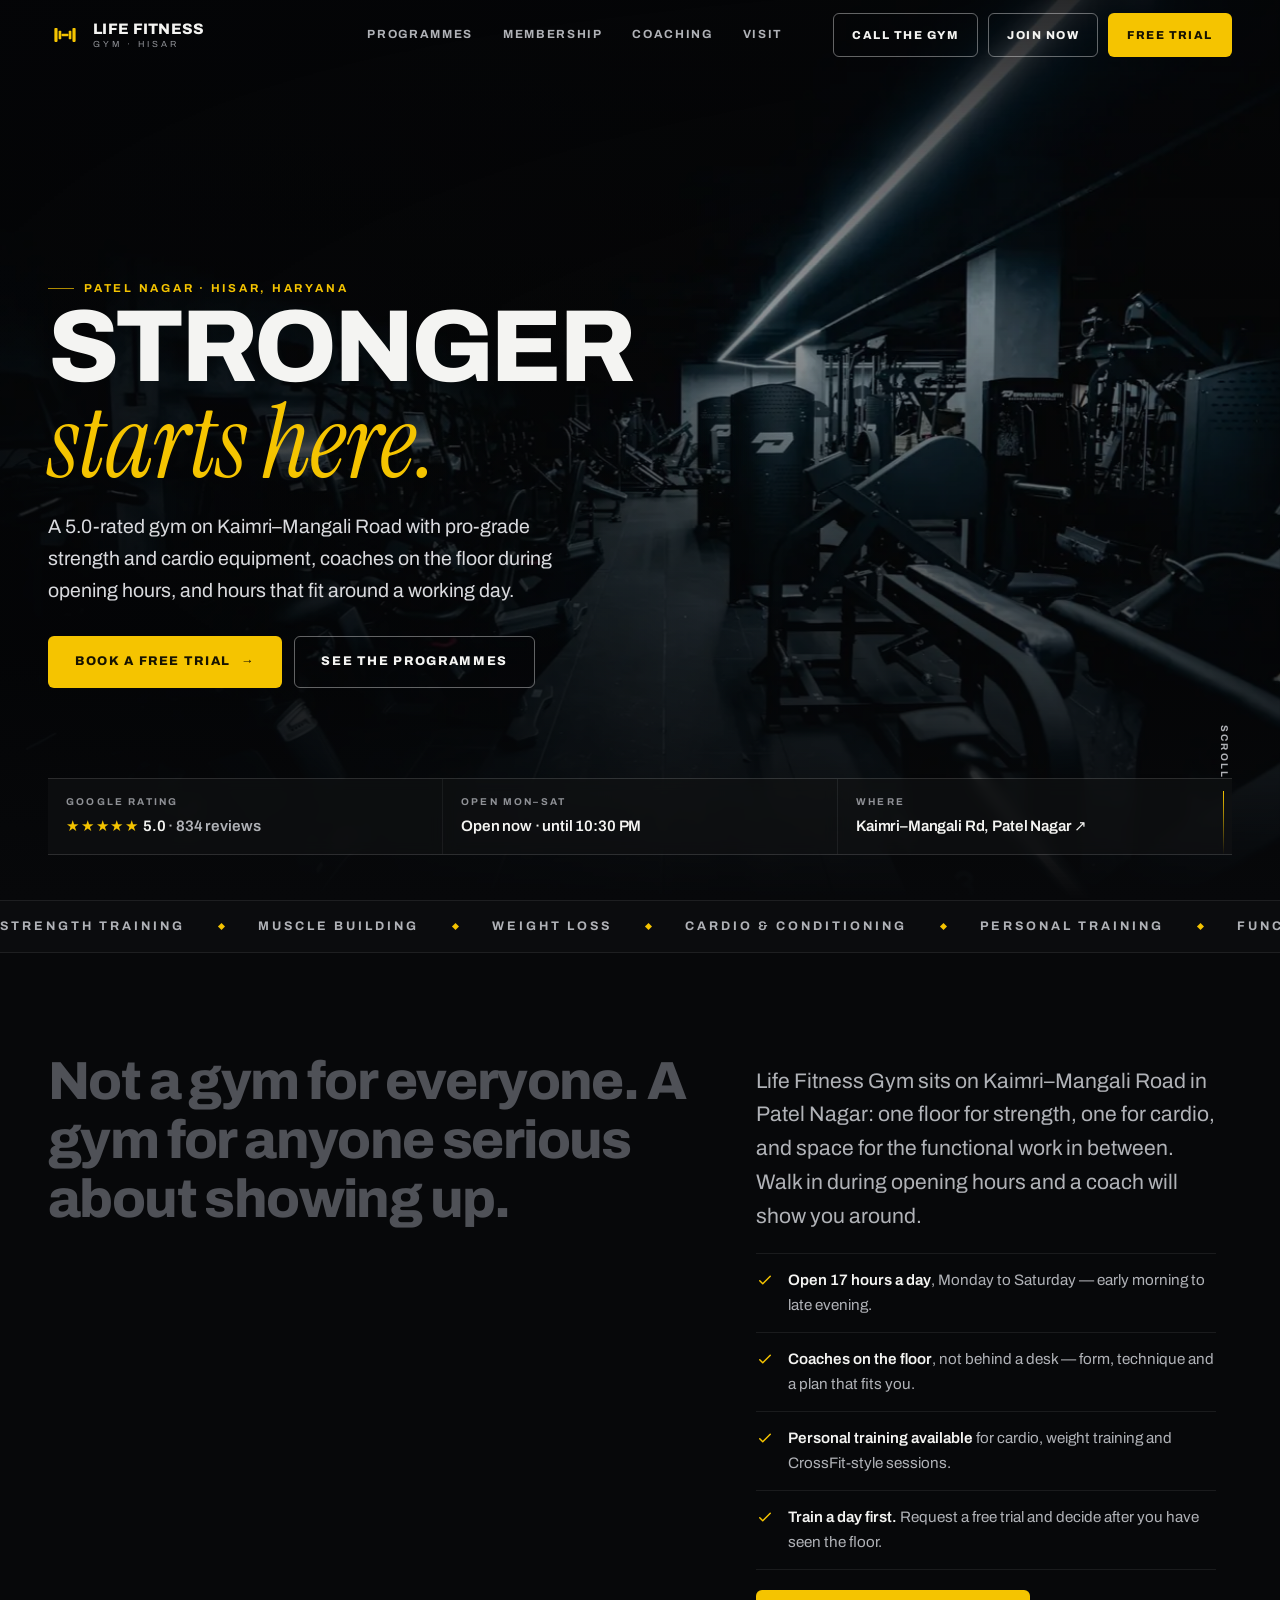
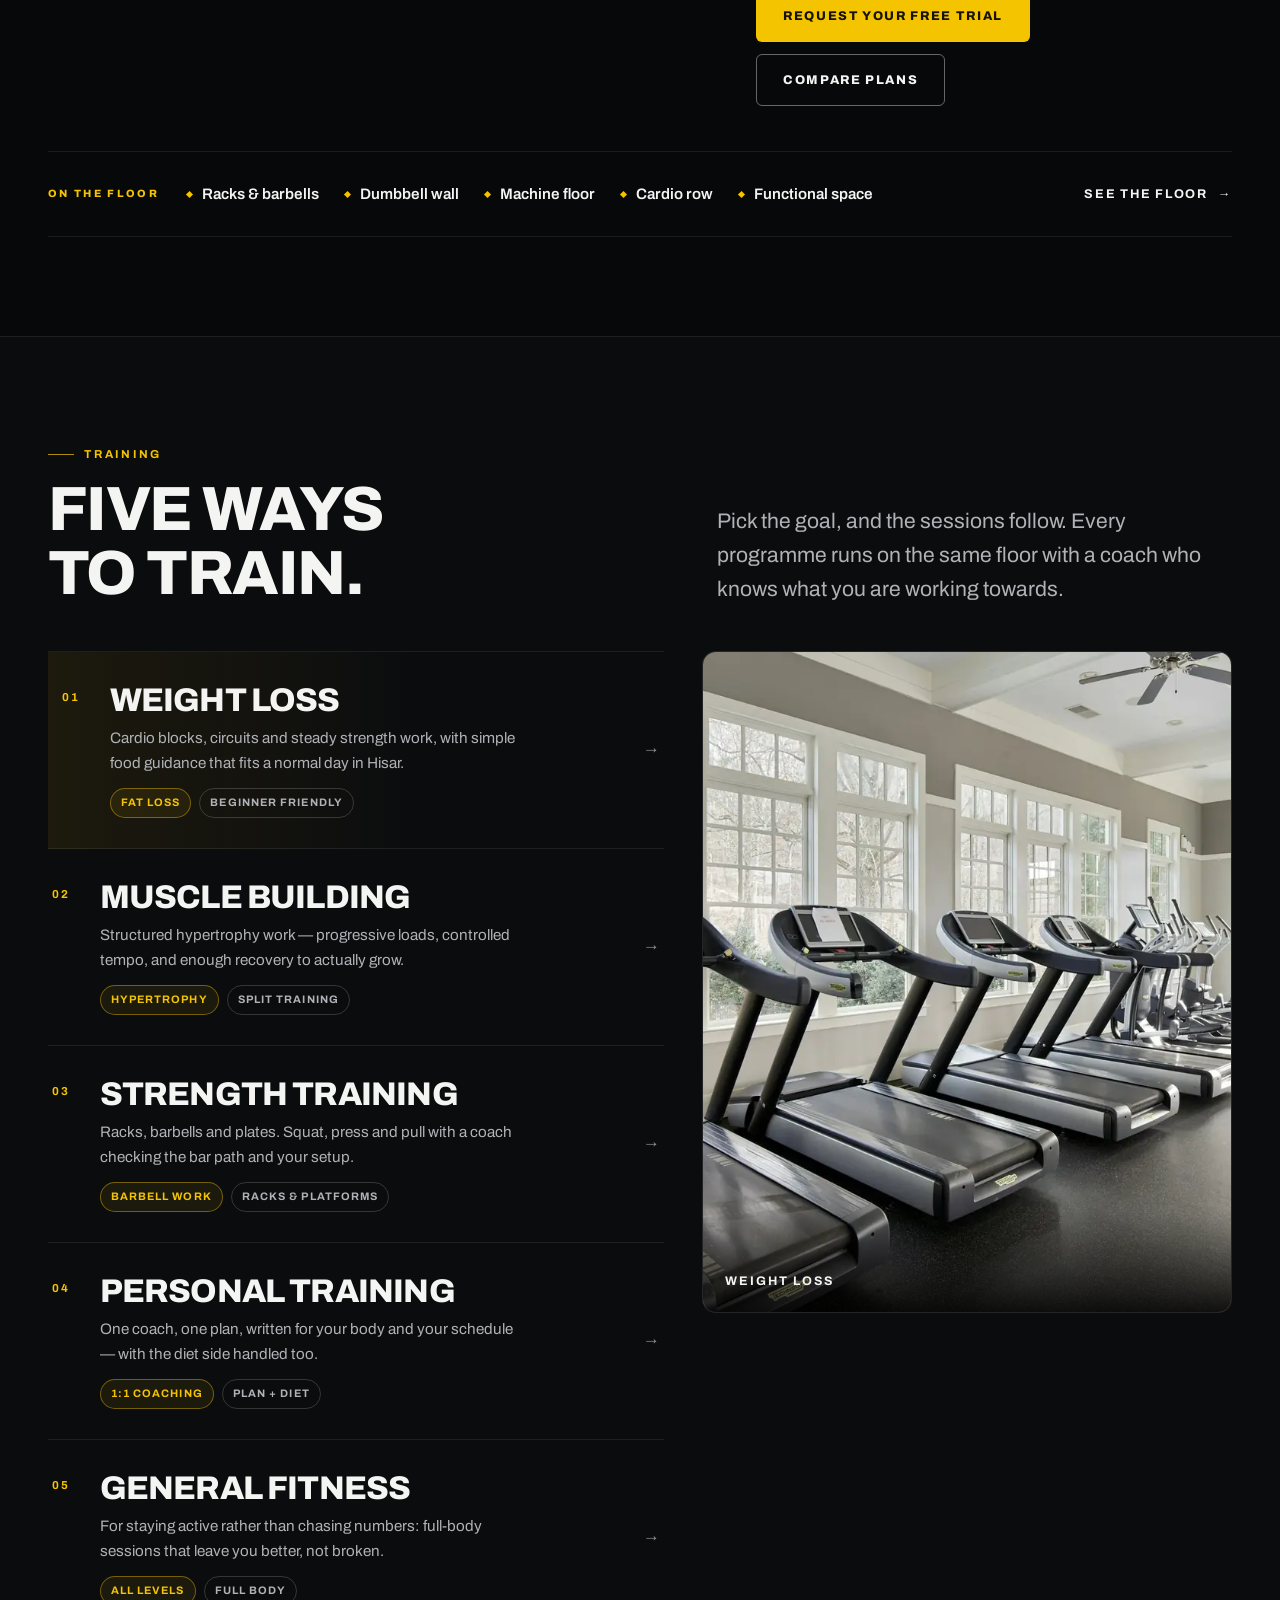
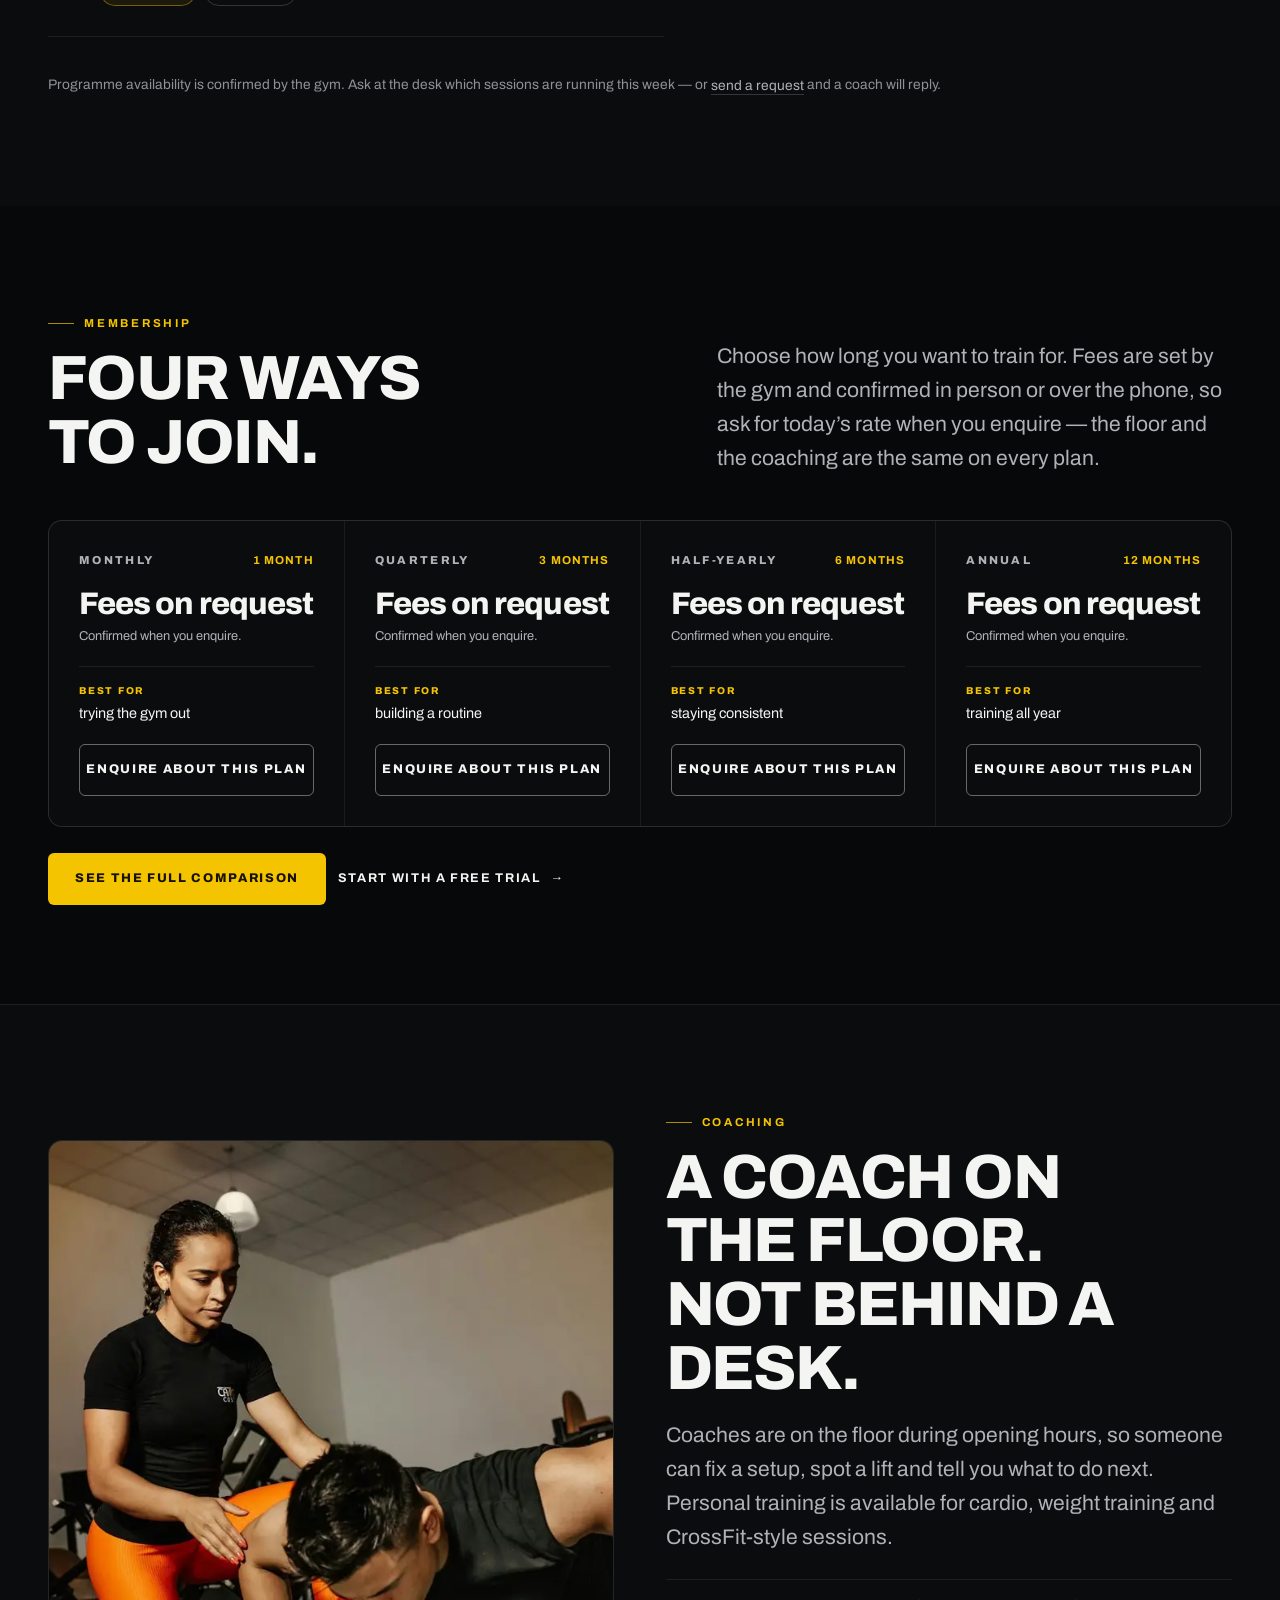
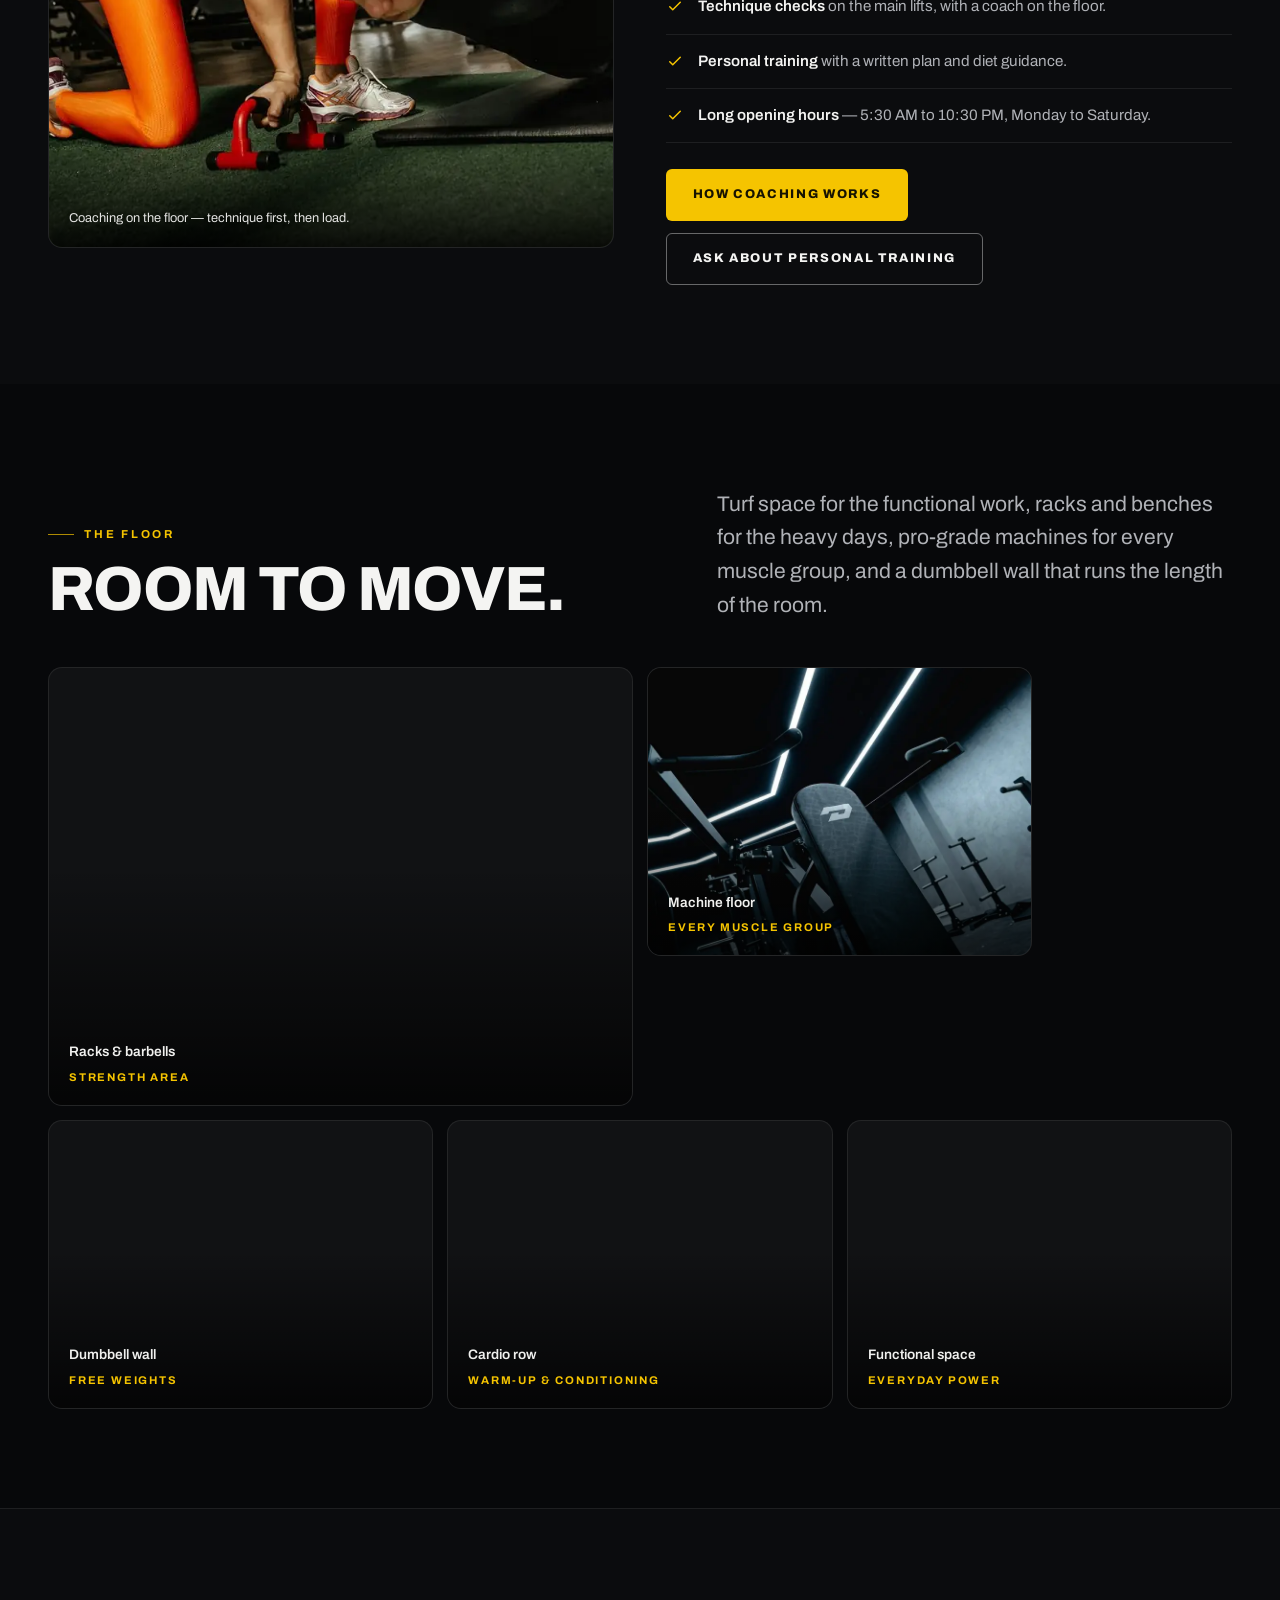
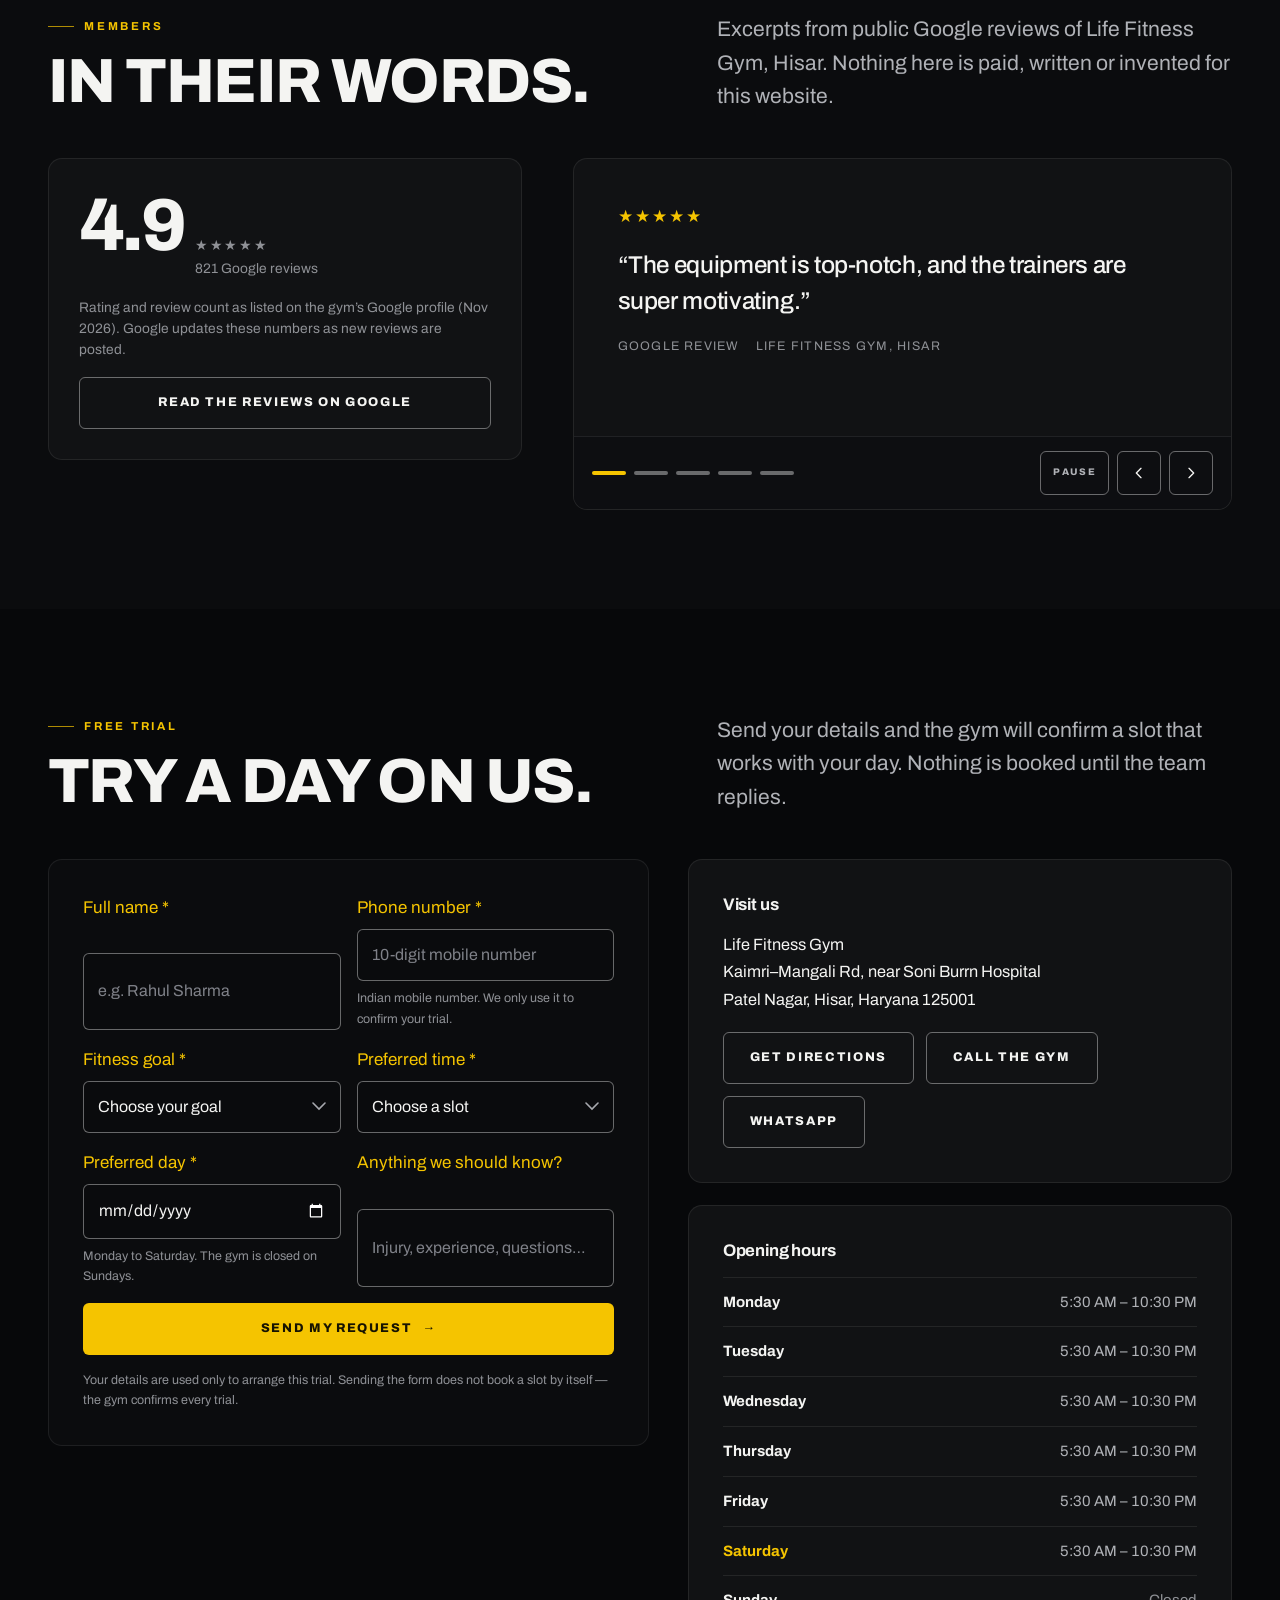
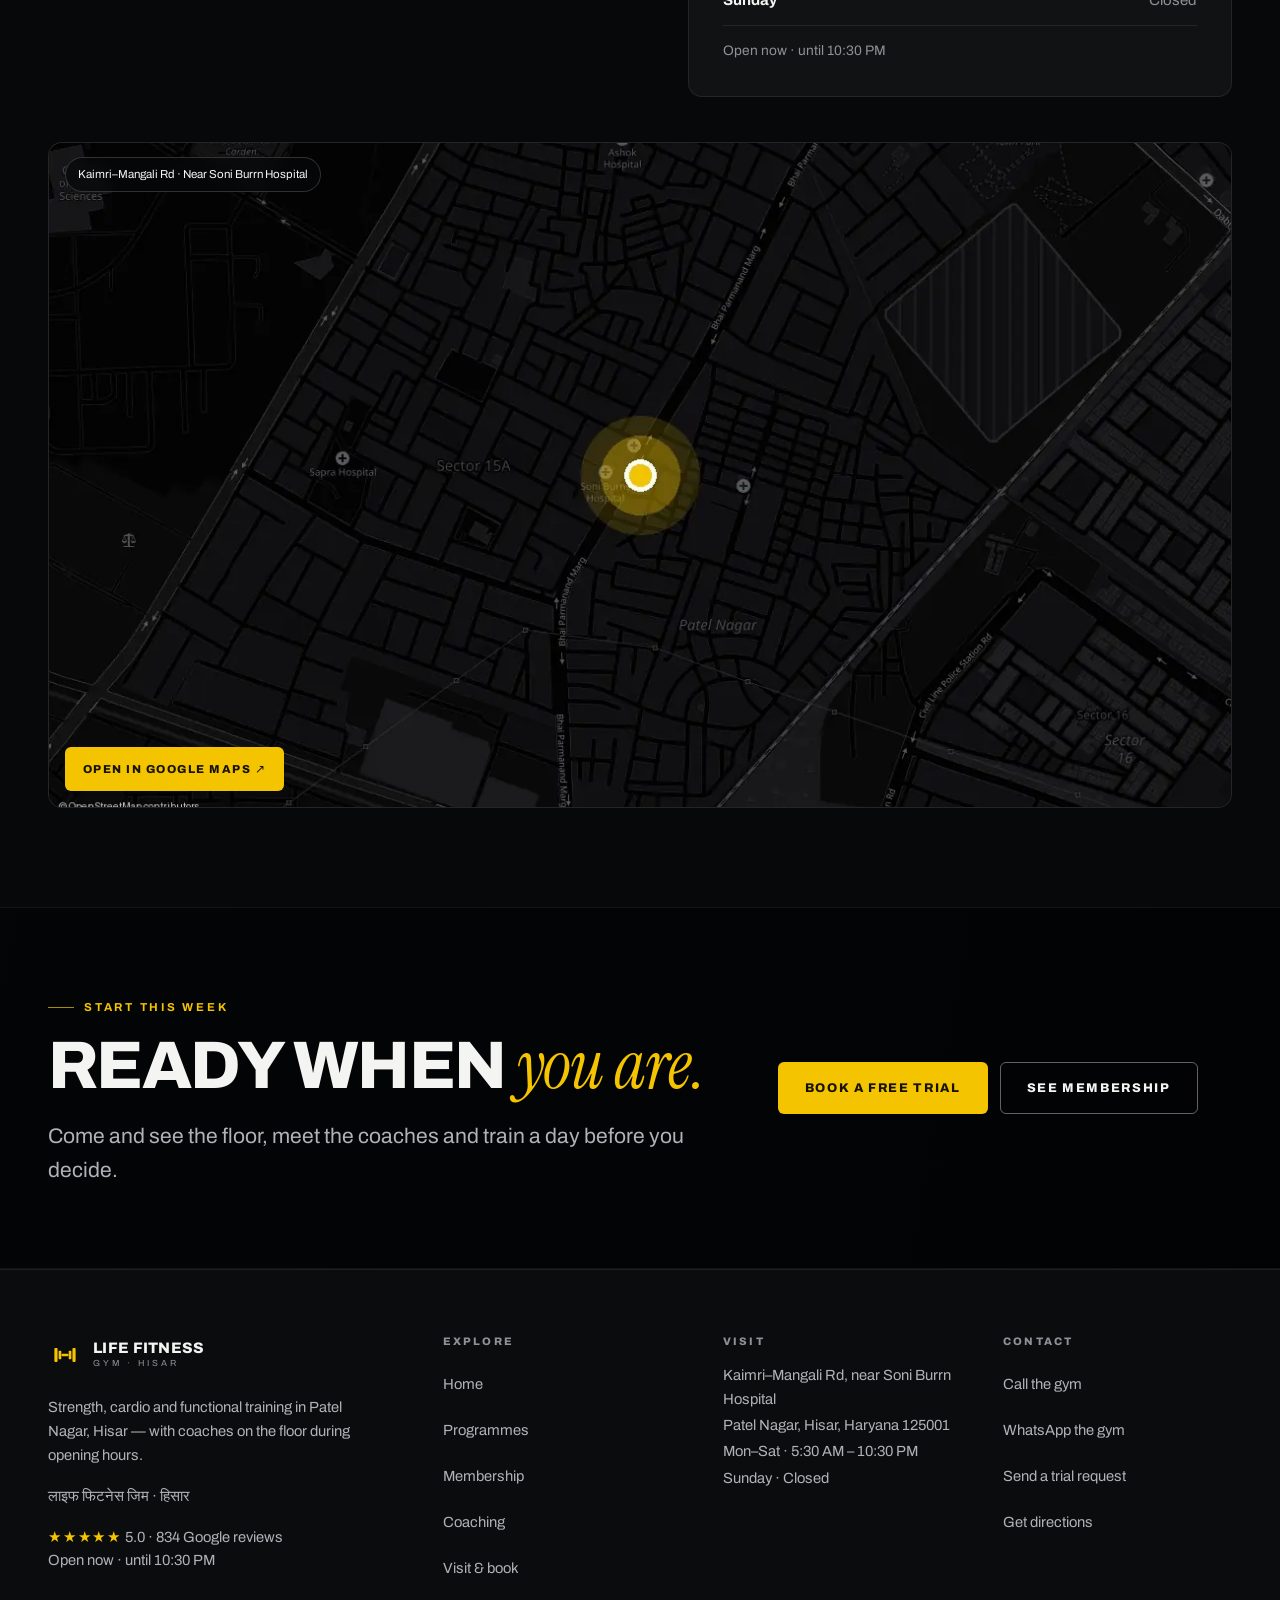
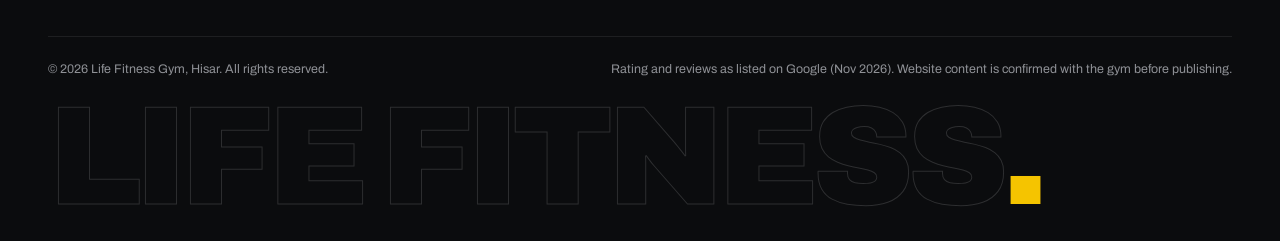
<file: index.html>
<!doctype html>
<html lang="en-IN">
  <head>
    <meta charset="utf-8" />
    <meta name="viewport" content="width=device-width, initial-scale=1" />
    <script>
      /* Scripted, but content must never depend on a script that fails to
         arrive: if site.js has not booted in 1.5 s, reveal every section. */
      document.documentElement.classList.add("js");
      window.setTimeout(function () {
        if (!window.__lfRevealReady) {
          document.documentElement.classList.add("reveal-fallback");
        }
      }, 1500);
    </script>
    <title>Life Fitness Gym, Hisar | Gym in Patel Nagar · Free Trial</title>
    <!-- EDIT: keep under ~155 characters, mention the locality and the free trial. -->
    <meta
      name="description"
      content="Life Fitness Gym, Patel Nagar, Hisar — strength, cardio and functional training with coaches on the floor. Open Mon–Sat 5:30 AM–10:30 PM. Book a free trial."
    />
    <meta name="theme-color" content="#07080a" />
    <meta name="robots" content="index,follow" />
    <meta name="author" content="Life Fitness Gym, Hisar" />
    <meta name="geo.region" content="IN-HR" />
    <meta name="geo.placename" content="Patel Nagar, Hisar, Haryana" />
    <meta name="geo.position" content="29.1354618;75.7211909" />
    <meta name="ICBM" content="29.1354618, 75.7211909" />

    <!-- Open Graph / social. NOTE: og:url and canonical are added by
         tools/set-domain.mjs once the live domain is known. -->
    <meta property="og:type" content="website" />
    <meta property="og:site_name" content="Life Fitness Gym, Hisar" />
    <meta property="og:title" content="Life Fitness Gym, Hisar — Stronger starts here." />
    <meta
      property="og:description"
      content="A 5.0-rated gym in Patel Nagar, Hisar. Strength, cardio and functional training with coaches on the floor. Open Mon–Sat, 5:30 AM–10:30 PM. Book a free trial."
    />
    <meta property="og:image" content="og-image.jpg" />
    <meta property="og:image:width" content="1200" />
    <meta property="og:image:height" content="630" />
    <meta property="og:image:alt" content="A dark, premium gym floor at Life Fitness Gym, Hisar" />
    <meta property="og:locale" content="en_IN" />
    <meta name="twitter:card" content="summary_large_image" />
    <meta name="twitter:title" content="Life Fitness Gym, Hisar — Stronger starts here." />
    <meta
      name="twitter:description"
      content="Strength, cardio and functional training in Patel Nagar, Hisar. Coaches on the floor, open Mon–Sat 5:30 AM–10:30 PM. Book a free trial."
    />
    <meta name="twitter:image" content="og-image.jpg" />

    <link rel="icon" href="favicon.svg" type="image/svg+xml" />
    <link rel="icon" href="favicon-32.png" sizes="32x32" type="image/png" />
    <link rel="apple-touch-icon" href="apple-touch-icon.png" />
    <link rel="manifest" href="site.webmanifest" />

    <link rel="preload" href="assets/fonts/archivo-latin.woff2" as="font" type="font/woff2" crossorigin />
    <link
      rel="preload"
      as="image"
      href="assets/img/lf_hero-1300.webp"
      imagesrcset="assets/img/lf_hero-800.webp 800w, assets/img/lf_hero-1300.webp 1300w, assets/img/lf_hero-1800.webp 1800w"
      imagesizes="100vw"
    />
    <link rel="stylesheet" href="assets/css/main.css" />

    <script type="application/ld+json">
      {
        "@context": "https://schema.org",
        "@graph": [
          {
            "@type": ["HealthClub", "ExerciseGym"],
            "@id": "#gym",
            "name": "Life Fitness Gym",
            "alternateName": "Life Fitness Gym, Hisar",
            "description": "Gym in Patel Nagar, Hisar offering strength training, cardio, functional training and personal training, with coaches on the floor during opening hours.",
            "image": "og-image.jpg",
            "logo": "icon-512.png",
            "address": {
              "@type": "PostalAddress",
              "streetAddress": "Kaimri–Mangali Rd, near Soni Burrn Hospital",
              "addressLocality": "Patel Nagar, Hisar",
              "addressRegion": "Haryana",
              "postalCode": "125001",
              "addressCountry": "IN"
            },
            "geo": { "@type": "GeoCoordinates", "latitude": 29.1354618, "longitude": 75.7211909 },
            "hasMap": "https://www.google.com/maps/search/?api=1&query=Life%20Fitness%20Gym%2C%20Kaimri-Mangali%20Rd%2C%20Patel%20Nagar%2C%20Hisar%2C%20Haryana%20125001",
            "areaServed": { "@type": "City", "name": "Hisar" },
            "openingHoursSpecification": [
              {
                "@type": "OpeningHoursSpecification",
                "dayOfWeek": ["Monday", "Tuesday", "Wednesday", "Thursday", "Friday", "Saturday"],
                "opens": "05:30",
                "closes": "22:30"
              }
            ]
          },
          {
            "@type": "WebSite",
            "@id": "#website",
            "name": "Life Fitness Gym, Hisar",
            "inLanguage": "en-IN",
            "about": { "@id": "#gym" }
          }
        ]
      }
    </script>
  </head>

  <body>
    <a class="skip-link" href="#main">Skip to content</a>
    <div class="progress" aria-hidden="true"><i data-progress></i></div>

    <noscript>
          <nav class="nojs-nav" aria-label="Pages">
            <div class="container nojs-nav__inner">
              <a href="index.html">Home</a>
              <a href="programmes.html">Programmes</a>
              <a href="membership.html">Membership</a>
              <a href="coaching.html">Coaching</a>
              <a href="contact.html">Visit &amp; book</a>
              <a class="nojs-nav__cta" href="#book">Book a free trial</a>
            </div>
          </nav>
    </noscript>

    <!-- ============================================================ header -->
    <header class="site-header" data-header>
      <div class="container site-header__inner">
        <a class="logo" href="index.html" aria-label="Life Fitness Gym, Hisar — home">
          <svg class="logo__mark" viewBox="0 0 64 64" aria-hidden="true" focusable="false">
            <rect x="12" y="19" width="6" height="26" rx="1.5" fill="currentColor" />
            <rect x="20" y="24" width="5" height="16" rx="1.2" fill="currentColor" />
            <rect x="25.5" y="29.5" width="13" height="5" rx="1.5" fill="currentColor" />
            <rect x="39" y="24" width="5" height="16" rx="1.2" fill="currentColor" />
            <rect x="46" y="19" width="6" height="26" rx="1.5" fill="currentColor" />
          </svg>
          <span class="logo__type">
            <span class="logo__name">Life Fitness</span>
            <span class="logo__sub">Gym · Hisar</span>
          </span>
        </a>

        <nav class="nav" aria-label="Main navigation">
          <ul class="nav__list">
            <li><a class="nav__link" href="programmes.html">Programmes</a></li>
            <li><a class="nav__link" href="membership.html">Membership</a></li>
            <li><a class="nav__link" href="coaching.html">Coaching</a></li>
            <li><a class="nav__link" href="contact.html">Visit</a></li>
          </ul>
        </nav>

        <div class="site-header__actions">
          <a class="btn btn--outline btn--sm" data-contact="call" hidden href="#">Call the gym</a>
          <a class="btn btn--outline btn--sm" href="membership.html#plans">Join now</a>
          <a class="btn btn--gold btn--sm" href="#book">Free trial</a>
        </div>

        <button
          class="nav-toggle"
          type="button"
          data-nav-toggle
          aria-expanded="false"
          aria-controls="drawer"
        >
          <span class="nav-toggle__bars" aria-hidden="true"><i></i><i></i><i></i></span>
          Menu
        </button>
      </div>
    </header>

    <!-- ============================================================ drawer -->
    <div class="drawer" id="drawer" data-drawer>
      <nav class="drawer__list" aria-label="Mobile navigation">
        <a href="index.html" class="drawer__link" aria-current="page" style="--i: 0">Home <small>01</small></a>
        <a href="programmes.html" class="drawer__link" style="--i: 1">Programmes <small>02</small></a>
        <a href="membership.html" class="drawer__link" style="--i: 2">Membership <small>03</small></a>
        <a href="coaching.html" class="drawer__link" style="--i: 3">Coaching <small>04</small></a>
        <a href="contact.html" class="drawer__link" style="--i: 4">Visit &amp; book <small>05</small></a>
      </nav>
      <div class="drawer__foot">
        <a class="btn btn--gold btn--block" href="#book">Book a free trial</a>
        <a class="btn btn--outline btn--block" href="membership.html#plans">Join now</a>
        <a class="btn btn--outline btn--block" data-contact="whatsapp" hidden href="#">WhatsApp the gym</a>
        <p class="drawer__meta">
          <span>Kaimri–Mangali Rd, Patel Nagar, Hisar</span>
          <span>Mon–Sat 5:30 AM – 10:30 PM · Sunday closed</span>
          <span data-open-status>Open now</span>
        </p>
      </div>
    </div>

    <main id="main">
      <!-- ========================================================== hero -->
      <section class="hero">
        <div class="hero__media" data-hero-media>
          <picture>
            <source
              type="image/webp"
              sizes="100vw"
              srcset="
                assets/img/lf_hero-800.webp   800w,
                assets/img/lf_hero-1300.webp 1300w,
                assets/img/lf_hero-1800.webp 1800w
              "
            />
            <img
              src="assets/img/lf_hero-1300.jpg"
              alt="The Life Fitness Gym floor in Hisar: dark walls, LED strip lighting and a row of training machines"
              width="1800"
              height="1200"
              fetchpriority="high"
              decoding="async"
            />
          </picture>
        </div>
        <div class="hero__scrim" aria-hidden="true"></div>

        <div class="container hero__inner">
          <div>
            <p class="eyebrow">Patel Nagar · Hisar, Haryana</p>
            <h1 class="h1">
              Stronger<br />
              <span class="serif gold">starts here.</span>
            </h1>
            <p class="hero__sub">
              A 5.0-rated gym on Kaimri–Mangali Road with pro-grade strength and cardio
              equipment, coaches on the floor during opening hours, and hours that fit around a
              working day.
            </p>
            <div class="btns">
              <a class="btn btn--gold" href="#book">
                Book a free trial
                <span aria-hidden="true">→</span>
              </a>
              <a class="btn btn--outline" href="programmes.html">See the programmes</a>
            </div>
          </div>

          <dl class="hero__rail">
            <div class="hero__rail-item">
              <dt>Google rating</dt>
              <dd><span class="stars" aria-hidden="true">★★★★★</span> 5.0 <span class="muted">· 834 reviews</span></dd>
            </div>
            <div class="hero__rail-item">
              <dt>Open Mon–Sat</dt>
              <dd data-open-status>5:30 AM – 10:30 PM</dd>
            </div>
            <div class="hero__rail-item">
              <dt>Where</dt>
              <dd>
                <a
                  href="https://www.google.com/maps/search/?api=1&amp;query=Life%20Fitness%20Gym%2C%20Kaimri-Mangali%20Rd%2C%20Patel%20Nagar%2C%20Hisar%2C%20Haryana%20125001"
                  target="_blank"
                  rel="noopener"
                  >Kaimri–Mangali Rd, Patel Nagar ↗</a
                >
              </dd>
            </div>
          </dl>
        </div>
        <p class="hero__scroll" aria-hidden="true">Scroll</p>
      </section>

      <!-- ======================================================== ticker -->
      <div class="ticker" aria-hidden="true">
        <div class="ticker__track">
          <div class="ticker__set" data-ticker-set>
            <span class="ticker__item">Strength training</span>
            <span class="ticker__item">Muscle building</span>
            <span class="ticker__item">Weight loss</span>
            <span class="ticker__item">Cardio &amp; conditioning</span>
            <span class="ticker__item">Personal training</span>
            <span class="ticker__item">Functional training</span>
            <span class="ticker__item">General fitness</span>
          </div>
        </div>
      </div>

      <!-- ===================================================== statement -->
      <section class="section">
        <div class="container statement">
          <p class="statement__text rv" data-statement data-accent="serious">
            Not a gym for everyone. A gym for anyone serious about showing up.
          </p>
          <div class="statement__aside rv" style="--d: 0.1s">
            <p class="lede">
              Life Fitness Gym sits on Kaimri–Mangali Road in Patel Nagar: one floor for
              strength, one for cardio, and space for the functional work in between. Walk in
              during opening hours and a coach will show you around.
            </p>
            <ul class="fact-list">
              <li>
                <svg viewBox="0 0 24 24" aria-hidden="true" fill="none" stroke="currentColor" stroke-width="2">
                  <path d="M5 13l4 4L19 7" stroke-linecap="round" stroke-linejoin="round" />
                </svg>
                <span><b>Open 17 hours a day</b>, Monday to Saturday — early morning to late evening.</span>
              </li>
              <li>
                <svg viewBox="0 0 24 24" aria-hidden="true" fill="none" stroke="currentColor" stroke-width="2">
                  <path d="M5 13l4 4L19 7" stroke-linecap="round" stroke-linejoin="round" />
                </svg>
                <span><b>Coaches on the floor</b>, not behind a desk — form, technique and a plan that fits you.</span>
              </li>
              <li>
                <svg viewBox="0 0 24 24" aria-hidden="true" fill="none" stroke="currentColor" stroke-width="2">
                  <path d="M5 13l4 4L19 7" stroke-linecap="round" stroke-linejoin="round" />
                </svg>
                <span><b>Personal training available</b> for cardio, weight training and CrossFit-style sessions.</span>
              </li>
              <li>
                <svg viewBox="0 0 24 24" aria-hidden="true" fill="none" stroke="currentColor" stroke-width="2">
                  <path d="M5 13l4 4L19 7" stroke-linecap="round" stroke-linejoin="round" />
                </svg>
                <span><b>Train a day first.</b> Request a free trial and decide after you have seen the floor.</span>
              </li>
            </ul>
            <div class="btns">
              <a class="btn btn--gold" href="#book">Request your free trial</a>
              <a class="btn btn--outline" href="membership.html">Compare plans</a>
            </div>
          </div>
        </div>

        <div class="container mt-5">
          <div class="zone-strip rv">
            <p class="zone-strip__label">On the floor</p>
            <ul class="zone-strip__list">
              <li>Racks &amp; barbells</li>
              <li>Dumbbell wall</li>
              <li>Machine floor</li>
              <li>Cardio row</li>
              <li>Functional space</li>
            </ul>
            <a class="link-arrow zone-strip__cta" href="#facilities">See the floor <span aria-hidden="true">→</span></a>
          </div>       </div>
      </section>

      <!-- ==================================================== programmes -->
      <section class="section section--surface section--rule" id="programmes">
        <div class="container">
          <div class="section-head section-head--split">
            <div class="rv">
              <p class="eyebrow">Training</p>
              <h2 class="h2 mt-2">Five ways to train.</h2>
            </div>
            <p class="lede rv" style="--d: 0.08s">
              Pick the goal, and the sessions follow. Every programme runs on the same floor with a
              coach who knows what you are working towards.
            </p>
          </div>

          <div class="progs">
            <div class="prog-list" data-prog-list>
              <a class="prog-row rv" data-prog="weight-loss" data-prog-label="Weight loss" href="programmes.html#weight-loss">
                <span class="prog-row__idx">01</span>
                <span class="prog-row__body">
                  <span class="prog-row__title">Weight loss</span>
                  <span class="prog-row__desc">
                    Cardio blocks, circuits and steady strength work, with simple food guidance that
                    fits a normal day in Hisar.
                  </span>
                  <span class="prog-row__meta">
                    <span class="tag tag--gold">Fat loss</span>
                    <span class="tag">Beginner friendly</span>
                  </span>
                  <span class="prog-row__thumb">
                    <img
                      src="assets/img/lf_prog_cardio-800.webp"
                      alt="A row of treadmills at Life Fitness Gym"
                      width="800"
                      height="533"
                      loading="lazy"
                      decoding="async"
                    />
                  </span>
                </span>
                <span class="prog-row__arrow" aria-hidden="true">→</span>
              </a>

              <a class="prog-row rv" data-prog="muscle-building" data-prog-label="Muscle building" href="programmes.html#muscle-building">
                <span class="prog-row__idx">02</span>
                <span class="prog-row__body">
                  <span class="prog-row__title">Muscle building</span>
                  <span class="prog-row__desc">
                    Structured hypertrophy work — progressive loads, controlled tempo, and enough
                    recovery to actually grow.
                  </span>
                  <span class="prog-row__meta">
                    <span class="tag tag--gold">Hypertrophy</span>
                    <span class="tag">Split training</span>
                  </span>
                  <span class="prog-row__thumb">
                    <img
                      src="assets/img/lf_prog_strength-800.webp"
                      alt="A member training with a barbell"
                      width="800"
                      height="533"
                      loading="lazy"
                      decoding="async"
                    />
                  </span>
                </span>
                <span class="prog-row__arrow" aria-hidden="true">→</span>
              </a>

              <a class="prog-row rv" data-prog="strength" data-prog-label="Strength training" href="programmes.html#strength">
                <span class="prog-row__idx">03</span>
                <span class="prog-row__body">
                  <span class="prog-row__title">Strength training</span>
                  <span class="prog-row__desc">
                    Racks, barbells and plates. Squat, press and pull with a coach checking the bar
                    path and your setup.
                  </span>
                  <span class="prog-row__meta">
                    <span class="tag tag--gold">Barbell work</span>
                    <span class="tag">Racks &amp; platforms</span>
                  </span>
                  <span class="prog-row__thumb">
                    <img
                      src="assets/img/lf_rack-800.webp"
                      alt="Power racks with loaded barbells"
                      width="800"
                      height="533"
                      loading="lazy"
                      decoding="async"
                    />
                  </span>
                </span>
                <span class="prog-row__arrow" aria-hidden="true">→</span>
              </a>

              <a class="prog-row rv" data-prog="personal-training" data-prog-label="Personal training" href="programmes.html#personal-training">
                <span class="prog-row__idx">04</span>
                <span class="prog-row__body">
                  <span class="prog-row__title">Personal training</span>
                  <span class="prog-row__desc">
                    One coach, one plan, written for your body and your schedule — with the diet side
                    handled too.
                  </span>
                  <span class="prog-row__meta">
                    <span class="tag tag--gold">1:1 coaching</span>
                    <span class="tag">Plan + diet</span>
                  </span>
                  <span class="prog-row__thumb">
                    <img
                      src="assets/img/lf_prog_pt-800.webp"
                      alt="A trainer coaching a member through the movement"
                      width="800"
                      height="533"
                      loading="lazy"
                      decoding="async"
                    />
                  </span>
                </span>
                <span class="prog-row__arrow" aria-hidden="true">→</span>
              </a>

              <a class="prog-row rv" data-prog="general-fitness" data-prog-label="General fitness" href="programmes.html#general-fitness">
                <span class="prog-row__idx">05</span>
                <span class="prog-row__body">
                  <span class="prog-row__title">General fitness</span>
                  <span class="prog-row__desc">
                    For staying active rather than chasing numbers: full-body sessions that leave you
                    better, not broken.
                  </span>
                  <span class="prog-row__meta">
                    <span class="tag tag--gold">All levels</span>
                    <span class="tag">Full body</span>
                  </span>
                  <span class="prog-row__thumb">
                    <img
                      src="assets/img/lf_prog_functional-800.webp"
                      alt="Functional training on the gym floor"
                      width="800"
                      height="533"
                      loading="lazy"
                      decoding="async"
                    />
                  </span>
                </span>
                <span class="prog-row__arrow" aria-hidden="true">→</span>
              </a>
            </div>

            <div class="prog-preview" data-prog-preview aria-hidden="true">
              <img class="is-shown" data-slug="weight-loss" src="assets/img/lf_prog_cardio-1300.webp" alt="" width="1300" height="867" loading="lazy" decoding="async" />
              <img data-slug="muscle-building" src="assets/img/lf_prog_strength-1300.webp" alt="" width="1300" height="867" loading="lazy" decoding="async" />
              <img data-slug="strength" src="assets/img/lf_rack-1300.webp" alt="" width="1300" height="867" loading="lazy" decoding="async" />
              <img data-slug="personal-training" src="assets/img/lf_prog_pt-1300.webp" alt="" width="1300" height="867" loading="lazy" decoding="async" />
              <img data-slug="general-fitness" src="assets/img/lf_prog_functional-1300.webp" alt="" width="1300" height="867" loading="lazy" decoding="async" />
              <p class="prog-preview__caption" data-prog-caption>Weight loss</p>
            </div>
          </div>

          <p class="small rv mt-4">
            Programme availability is confirmed by the gym. Ask at the desk which sessions are running
            this week — or
            <a class="link-plain" href="#book">send a request</a> and a coach will reply.
          </p>
        </div>
      </section>

      <!-- ==================================================== membership -->
      <section class="section" id="membership">
        <div class="container">
          <div class="section-head section-head--split">
            <div class="rv">
              <p class="eyebrow">Membership</p>
              <h2 class="h2 mt-2">Four ways to join.</h2>
            </div>
            <p class="lede rv" style="--d: 0.08s">
              Choose how long you want to train for. Fees are set by the gym and confirmed in person
              or over the phone, so ask for today’s rate when you enquire — the floor and the coaching
              are the same on every plan.
            </p>
          </div>

          <div class="plans">
            <article class="plan rv">
              <div class="plan__top">
                <span class="plan__name">Monthly</span>
                <span class="plan__period">1 month</span>
              </div>
              <p class="plan__price">
                <!-- EDIT: replace “Fees on request” with the gym's confirmed monthly fee. -->
                <b>Fees on request</b>
                <span>Confirmed when you enquire.</span>
              </p>
              <p class="plan__for"><span>Best for</span>trying the gym out</p>
              <div class="plan__foot">
                <a class="btn btn--outline btn--block" href="#book" data-prefill-plan="monthly">Enquire about this plan</a>
              </div>
            </article>

            <article class="plan rv" style="--d: 0.06s">
              <div class="plan__top">
                <span class="plan__name">Quarterly</span>
                <span class="plan__period">3 months</span>
              </div>
              <p class="plan__price">
                <!-- EDIT: replace “Fees on request” with the gym’s confirmed fee for the quarterly plan. -->
                <b>Fees on request</b>
                <span>Confirmed when you enquire.</span>
              </p>
              <p class="plan__for"><span>Best for</span>building a routine</p>
              <div class="plan__foot">
                <a class="btn btn--outline btn--block" href="#book" data-prefill-plan="quarterly">Enquire about this plan</a>
              </div>
            </article>

            <article class="plan rv" style="--d: 0.12s">
              <div class="plan__top">
                <span class="plan__name">Half-yearly</span>
                <span class="plan__period">6 months</span>
              </div>
              <p class="plan__price">
                <!-- EDIT: replace “Fees on request” with the gym’s confirmed fee for the half-yearly plan. -->
                <b>Fees on request</b>
                <span>Confirmed when you enquire.</span>
              </p>
              <p class="plan__for"><span>Best for</span>staying consistent</p>
              <div class="plan__foot">
                <a class="btn btn--outline btn--block" href="#book" data-prefill-plan="half-yearly">Enquire about this plan</a>
              </div>
            </article>

            <article class="plan rv" style="--d: 0.18s">
              <div class="plan__top">
                <span class="plan__name">Annual</span>
                <span class="plan__period">12 months</span>
              </div>
              <p class="plan__price">
                <!-- EDIT: replace “Fees on request” with the gym’s confirmed fee for the annual plan. -->
                <b>Fees on request</b>
                <span>Confirmed when you enquire.</span>
              </p>
              <p class="plan__for"><span>Best for</span>training all year</p>
              <div class="plan__foot">
                <a class="btn btn--outline btn--block" href="#book" data-prefill-plan="annual">Enquire about this plan</a>
              </div>
            </article>
          </div>

          <div class="btns rv mt-4">
            <a class="btn btn--gold" href="membership.html">See the full comparison</a>
            <a class="link-arrow" href="#book">
              Start with a free trial <span aria-hidden="true">→</span>
            </a>
          </div>
        </div>
      </section>

      <!-- ====================================================== coaching -->
      <section class="section section--surface section--rule">
        <div class="container split">
          <figure class="media-frame media-frame--portrait rv">
            <img
              src="assets/img/lf_prog_pt-1300.webp"
              alt="A Life Fitness Gym coach guiding a member through an exercise"
              width="1300"
              height="867"
              loading="lazy"
              decoding="async"
            />
            <figcaption>Coaching on the floor — technique first, then load.</figcaption>
          </figure>
          <div class="rv" style="--d: 0.08s">
            <p class="eyebrow">Coaching</p>
            <h2 class="h2 mt-2">A coach on the floor.<br />Not behind a desk.</h2>
            <p class="lede mt-3">
              Coaches are on the floor during opening hours, so someone can fix a setup, spot a lift
              and tell you what to do next. Personal training is available for cardio, weight
              training and CrossFit-style sessions.
            </p>
            <ul class="fact-list mt-4">
              <li>
                <svg viewBox="0 0 24 24" aria-hidden="true" fill="none" stroke="currentColor" stroke-width="2"><path d="M5 13l4 4L19 7" stroke-linecap="round" stroke-linejoin="round"/></svg>
                <span><b>Technique checks</b> on the main lifts, with a coach on the floor.</span>
              </li>
              <li>
                <svg viewBox="0 0 24 24" aria-hidden="true" fill="none" stroke="currentColor" stroke-width="2"><path d="M5 13l4 4L19 7" stroke-linecap="round" stroke-linejoin="round"/></svg>
                <span><b>Personal training</b> with a written plan and diet guidance.</span>
              </li>
              <li>
                <svg viewBox="0 0 24 24" aria-hidden="true" fill="none" stroke="currentColor" stroke-width="2"><path d="M5 13l4 4L19 7" stroke-linecap="round" stroke-linejoin="round"/></svg>
                <span><b>Long opening hours</b> — 5:30 AM to 10:30 PM, Monday to Saturday.</span>
              </li>
            </ul>
            <div class="btns mt-4">
              <a class="btn btn--gold" href="coaching.html">How coaching works</a>
              <a class="btn btn--outline" href="#book" data-prefill-goal="Personal training">Ask about personal training</a>
            </div>
          </div>
        </div>
      </section>

      <!-- ==================================================== facilities -->
      <section class="section" id="facilities">
        <div class="container">
          <div class="section-head section-head--split">
            <div class="rv">
              <p class="eyebrow">The floor</p>
              <h2 class="h2 mt-2">Room to move.</h2>
            </div>
            <p class="lede rv" style="--d: 0.08s">
              Turf space for the functional work, racks and benches for the heavy days, pro-grade
              machines for every muscle group, and a dumbbell wall that runs the length of the room.
            </p>
          </div>

          <div class="gal">
            <button class="gal__item gal__item--half rv" type="button"
              data-lightbox-item data-full="assets/img/lf_rack-1800.webp"
              data-caption="Racks, barbells and plates — built for heavy days" aria-label="View larger photo: Racks, barbells and plates — built for heavy days">
              <span class="gal__zoom" aria-hidden="true">
                <svg width="15" height="15" viewBox="0 0 24 24" fill="none" stroke="currentColor" stroke-width="2"><circle cx="11" cy="11" r="7"/><path d="M20 20l-3.5-3.5" stroke-linecap="round"/></svg>
              </span>
              <picture>
                <source type="image/webp" sizes="(min-width: 860px) 62vw, 100vw" srcset="assets/img/lf_rack-800.webp 800w, assets/img/lf_rack-1300.webp 1300w, assets/img/lf_rack-1800.webp 1800w" />
                <img src="assets/img/lf_rack-1300.jpg" alt="Power racks with loaded barbells at Life Fitness Gym, Hisar" width="1800" height="1200" loading="lazy" decoding="async" />
              </picture>
              <span class="gal__caption">Racks &amp; barbells<small>Strength area</small></span>
            </button>

            <button class="gal__item gal__item--third rv" type="button"
              data-lightbox-item data-full="assets/img/lf_floor-1800.webp"
              data-caption="Pro-grade machines across the main floor" aria-label="View larger photo: Pro-grade machines across the main floor">
              <span class="gal__zoom" aria-hidden="true">
                <svg width="15" height="15" viewBox="0 0 24 24" fill="none" stroke="currentColor" stroke-width="2"><circle cx="11" cy="11" r="7"/><path d="M20 20l-3.5-3.5" stroke-linecap="round"/></svg>
              </span>
              <picture>
                <source type="image/webp" sizes="(min-width: 860px) 33vw, 100vw" srcset="assets/img/lf_floor-800.webp 800w, assets/img/lf_floor-1300.webp 1300w, assets/img/lf_floor-1800.webp 1800w" />
                <img src="assets/img/lf_floor-1300.jpg" alt="Gym machines in a dark room lined with LED strips" width="1200" height="1800" loading="lazy" decoding="async" />
              </picture>
              <span class="gal__caption">Machine floor<small>Every muscle group</small></span>
            </button>

            <button class="gal__item gal__item--third rv" type="button"
              data-lightbox-item data-full="assets/img/lf_dumbbells-1800.webp"
              data-caption="A full dumbbell wall" aria-label="View larger photo: A full dumbbell wall">
              <span class="gal__zoom" aria-hidden="true">
                <svg width="15" height="15" viewBox="0 0 24 24" fill="none" stroke="currentColor" stroke-width="2"><circle cx="11" cy="11" r="7"/><path d="M20 20l-3.5-3.5" stroke-linecap="round"/></svg>
              </span>
              <picture>
                <source type="image/webp" sizes="(min-width: 860px) 33vw, 100vw" srcset="assets/img/lf_dumbbells-800.webp 800w, assets/img/lf_dumbbells-1300.webp 1300w, assets/img/lf_dumbbells-1800.webp 1800w" />
                <img src="assets/img/lf_dumbbells-1300.jpg" alt="A long row of dumbbells on a rack" width="1800" height="1165" loading="lazy" decoding="async" />
              </picture>
              <span class="gal__caption">Dumbbell wall<small>Free weights</small></span>
            </button>

            <button class="gal__item gal__item--third rv" type="button"
              data-lightbox-item data-full="assets/img/lf_prog_cardio-1800.webp"
              data-caption="Cardio row for warm-ups and conditioning" aria-label="View larger photo: Cardio row for warm-ups and conditioning">
              <span class="gal__zoom" aria-hidden="true">
                <svg width="15" height="15" viewBox="0 0 24 24" fill="none" stroke="currentColor" stroke-width="2"><circle cx="11" cy="11" r="7"/><path d="M20 20l-3.5-3.5" stroke-linecap="round"/></svg>
              </span>
              <picture>
                <source type="image/webp" sizes="(min-width: 860px) 33vw, 100vw" srcset="assets/img/lf_prog_cardio-800.webp 800w, assets/img/lf_prog_cardio-1300.webp 1300w" />
                <img src="assets/img/lf_prog_cardio-1300.jpg" alt="A row of treadmills at Life Fitness Gym" width="1800" height="1200" loading="lazy" decoding="async" />
              </picture>
              <span class="gal__caption">Cardio row<small>Warm-up &amp; conditioning</small></span>
            </button>

            <button class="gal__item gal__item--third rv" type="button"
              data-lightbox-item data-full="assets/img/lf_prog_functional-1800.webp"
              data-caption="Space for functional and CrossFit-style sessions" aria-label="View larger photo: Space for functional and CrossFit-style sessions">
              <span class="gal__zoom" aria-hidden="true">
                <svg width="15" height="15" viewBox="0 0 24 24" fill="none" stroke="currentColor" stroke-width="2"><circle cx="11" cy="11" r="7"/><path d="M20 20l-3.5-3.5" stroke-linecap="round"/></svg>
              </span>
              <picture>
                <source type="image/webp" sizes="(min-width: 860px) 33vw, 100vw" srcset="assets/img/lf_prog_functional-800.webp 800w, assets/img/lf_prog_functional-1300.webp 1300w" />
                <img src="assets/img/lf_prog_functional-1300.jpg" alt="A member performing a barbell deadlift on the gym floor" width="1800" height="1200" loading="lazy" decoding="async" />
              </picture>
              <span class="gal__caption">Functional space<small>Everyday power</small></span>
            </button>
          </div>
        </div>
      </section>

      <!-- ======================================================= reviews -->
      <section class="section section--surface section--rule" id="reviews">
        <div class="container">
          <div class="section-head section-head--split">
            <div class="rv">
              <p class="eyebrow">Members</p>
              <h2 class="h2 mt-2">In their words.</h2>
            </div>
            <p class="lede rv" style="--d: 0.08s">
              Excerpts from public Google reviews of Life Fitness Gym, Hisar. Nothing here is paid,
              written or invented for this website.
            </p>
          </div>

          <div class="reviews">
            <div class="rating-panel rv">
              <div class="rating-panel__score">
                <b class="num" data-count="5.0" data-dec="1">5.0</b>
                <span><span class="stars" aria-hidden="true">★★★★★</span><br /><span data-count="834">834</span> Google reviews</span>
              </div>
              <p class="small">
                Rating and review count as listed on the gym’s Google profile (Nov 2026). Google
                updates these numbers as new reviews are posted.
              </p>
              <a class="btn btn--outline" href="https://www.google.com/maps/search/?api=1&amp;query=Life%20Fitness%20Gym%2C%20Kaimri-Mangali%20Rd%2C%20Patel%20Nagar%2C%20Hisar%2C%20Haryana%20125001" target="_blank" rel="noopener">
                Read the reviews on Google
              </a>
            </div>

            <div data-slider role="group" aria-roledescription="carousel" aria-label="Member reviews" class="slider rv" style="--d: 0.1s">
              <div class="slider__track" data-slider-track>
                <div class="slider__slide" data-slide role="group" aria-roledescription="slide" aria-label="Review 1 of 5">
                  <p class="stars" aria-hidden="true">★★★★★</p>
                  <p class="slider__quote">
                    “The equipment is top-notch, and the trainers are super motivating.”
                  </p>
                  <p class="slider__meta"><span>Google review</span><span>Life Fitness Gym, Hisar</span></p>
                </div>
                <div class="slider__slide" data-slide role="group" aria-roledescription="slide" aria-label="Review 2 of 5">
                  <p class="stars" aria-hidden="true">★★★★★</p>
                  <p class="slider__quote">
                    “Amazing gym, quality staff, superb machines, well-cleaned environment.”
                  </p>
                  <p class="slider__meta"><span>Google review</span><span>Life Fitness Gym, Hisar</span></p>
                </div>
                <div class="slider__slide" data-slide role="group" aria-roledescription="slide" aria-label="Review 3 of 5">
                  <p class="stars" aria-hidden="true">★★★★★</p>
                  <p class="slider__quote">
                    “Very nice place to work out, neat and clean, and the space is comfortable
                    compared to other gyms. The coach is very cooperative.”
                  </p>
                  <p class="slider__meta"><span>Google review</span><span>Life Fitness Gym, Hisar</span></p>
                </div>
                <div class="slider__slide" data-slide role="group" aria-roledescription="slide" aria-label="Review 4 of 5">
                  <p class="stars" aria-hidden="true">★★★★★</p>
                  <p class="slider__quote">
                    “The machines and trainers are too good. Trained so well, they guide you through
                    every step of the exercise.”
                  </p>
                  <p class="slider__meta"><span>Google review</span><span>Life Fitness Gym, Hisar</span></p>
                </div>
                <div class="slider__slide" data-slide role="group" aria-roledescription="slide" aria-label="Review 5 of 5">
                  <p class="stars" aria-hidden="true">★★★★★</p>
                  <p class="slider__quote">
                    “Classy gym with best-in-class equipment for weight and strength training. The
                    coaches are extremely helpful and carry a positive attitude.”
                  </p>
                  <p class="slider__meta"><span>Google review</span><span>Life Fitness Gym, Hisar</span></p>
                </div>
              </div>
              <div class="slider__bar">
                <div class="slider__dots" data-slider-dots role="group" aria-label="Choose a review"></div>
                <div class="slider__nav">
                  <button class="slider__pause" type="button" data-slider-pause aria-pressed="false" aria-label="Pause automatic review rotation">Pause</button>
                  <button type="button" data-slider-prev aria-label="Previous review">
                    <svg width="16" height="16" viewBox="0 0 24 24" fill="none" stroke="currentColor" stroke-width="2"><path d="M15 5l-7 7 7 7" stroke-linecap="round" stroke-linejoin="round"/></svg>
                  </button>
                  <button type="button" data-slider-next aria-label="Next review">
                    <svg width="16" height="16" viewBox="0 0 24 24" fill="none" stroke="currentColor" stroke-width="2"><path d="M9 5l7 7-7 7" stroke-linecap="round" stroke-linejoin="round"/></svg>
                  </button>
                </div>
              </div>
            </div>
          </div>
        </div>
      </section>

      <!-- ======================================================== booking -->
      <section class="section" id="book">
        <div class="container">
          <div class="section-head section-head--split">
            <div class="rv">
              <p class="eyebrow">Free trial</p>
              <h2 class="h2 mt-2">Try a day on us.</h2>
            </div>
            <p class="lede rv" style="--d: 0.08s">
              Send your details and the gym will confirm a slot that works with your day. Nothing is
              booked until the team replies.
            </p>
          </div>

          <div class="booking">
            <div class="panel panel--form rv">
              <!-- Trial booking form. Shared across pages; validation lives in site.js. -->
              <form class="form" data-form novalidate>
                <div class="form__row form__row--2">
                  <div class="field">
                    <label for="name">Full name <span class="req" aria-hidden="true">*</span></label>
                    <input id="name" name="name" type="text" autocomplete="name" data-label="Name" required placeholder="e.g. Rahul Sharma" />
                    <p class="field__error" role="alert" hidden></p>
                  </div>
                  <div class="field">
                    <label for="phone">Phone number <span class="req" aria-hidden="true">*</span></label>
                    <input id="phone" name="phone" type="tel" inputmode="tel" autocomplete="tel" data-label="Phone" data-rule="phone" required placeholder="10-digit mobile number" />
                    <p class="field__hint">Indian mobile number. We only use it to confirm your trial.</p>
                    <p class="field__error" role="alert" hidden></p>
                  </div>
                </div>

                <div class="form__row form__row--2">
                  <div class="field">
                    <label for="goal">Fitness goal <span class="req" aria-hidden="true">*</span></label>
                    <select id="goal" name="goal" data-label="Goal" required>
                      <option value="">Choose your goal</option>
                      <option>Weight loss</option>
                      <option>Muscle building</option>
                      <option>Strength training</option>
                      <option>Personal training</option>
                      <option>General fitness</option>
                      <option>Not sure yet</option>
                    </select>
                    <p class="field__error" role="alert" hidden></p>
                  </div>
                  <div class="field">
                    <label for="time">Preferred time <span class="req" aria-hidden="true">*</span></label>
                    <select id="time" name="time" data-label="Preferred time" required>
                      <option value="">Choose a slot</option>
                      <option>Morning · 5:30 – 10:00 AM</option>
                      <option>Midday · 10:00 AM – 4:00 PM</option>
                      <option>Evening · 4:00 – 10:30 PM</option>
                    </select>
                    <p class="field__error" role="alert" hidden></p>
                  </div>
                </div>

                <div class="form__row form__row--2">
                  <div class="field">
                    <label for="date">Preferred day <span class="req" aria-hidden="true">*</span></label>
                    <input id="date" name="date" type="date" data-label="Preferred day" required />
                    <p class="field__hint">Monday to Saturday. The gym is closed on Sundays.</p>
                    <p class="field__error" role="alert" hidden></p>
                  </div>
                  <div class="field">
                    <label for="note">Anything we should know?</label>
                    <input id="note" name="note" type="text" data-label="Note" placeholder="Injury, experience, questions…" />
                    <p class="field__error" role="alert" hidden></p>
                  </div>
                </div>

                <input class="hp" type="text" name="company" tabindex="-1" autocomplete="off" aria-hidden="true" />
                <button class="btn btn--gold" type="submit" data-label="Send my request">
                  <span data-submit-text>Send my request</span>
                  <span aria-hidden="true">→</span>
                </button>
                <p class="form__note">
                  Your details are used only to arrange this trial. Sending the form does not book a
                  slot by itself — the gym confirms every trial.
                </p>
                <p class="form__note" data-form-opened-note hidden>
                  Instant WhatsApp is not connected yet: this site has no gym phone number on file.
                  The form will prepare your request so you can share it with the gym and confirm your
                  slot.
                </p>
                <noscript>
                <p class="form__note">
                  JavaScript is off, so this form cannot prepare a request. The address, hours and
                  map are still on the <a href="contact.html">visit page</a>.
                </p>
              </noscript>
              <div class="status" data-form-status role="status" aria-live="polite" hidden></div>
              </form>
            </div>

            <div class="rv stack-4" style="--d: 0.08s">
              <div class="panel">
                <h3 class="subhead">Visit us</h3>
                <p class="info-value mt-2">
                  Life Fitness Gym<br />
                  Kaimri–Mangali Rd, near Soni Burrn Hospital<br />
                  Patel Nagar, Hisar, Haryana 125001
                </p>
                <div class="btns mt-3">
                  <a class="btn btn--outline" href="https://www.google.com/maps/dir/?api=1&amp;destination=29.1354618,75.7211909" target="_blank" rel="noopener">Get directions</a>
                  <a class="btn btn--outline" data-contact="call" hidden href="#">Call the gym</a>
                  <a class="btn btn--outline" data-contact="whatsapp" hidden href="#">WhatsApp</a>
                </div>
              </div>

              <div class="panel">
                <h3 class="subhead">Opening hours</h3>
                <div class="hours mt-2">
                  <div class="hours__row" data-hours-row data-day="mon"><b>Monday</b><span>5:30 AM – 10:30 PM <span class="hours__badge" data-today-badge hidden>Today</span></span></div>
                  <div class="hours__row" data-hours-row data-day="tue"><b>Tuesday</b><span>5:30 AM – 10:30 PM</span></div>
                  <div class="hours__row" data-hours-row data-day="wed"><b>Wednesday</b><span>5:30 AM – 10:30 PM</span></div>
                  <div class="hours__row" data-hours-row data-day="thu"><b>Thursday</b><span>5:30 AM – 10:30 PM</span></div>
                  <div class="hours__row" data-hours-row data-day="fri"><b>Friday</b><span>5:30 AM – 10:30 PM</span></div>
                  <div class="hours__row" data-hours-row data-day="sat"><b>Saturday</b><span>5:30 AM – 10:30 PM</span></div>
                  <div class="hours__row is-closed" data-hours-row data-day="sun"><b>Sunday</b><span>Closed</span></div>
                </div>
                <p data-open-status class="small mt-2">Open now</p>
              </div>
            </div>
          </div>

          <a
           
           
            href="https://www.google.com/maps/dir/?api=1&amp;destination=29.1354618,75.7211909"
            target="_blank"
            rel="noopener"
            aria-label="Open directions to Life Fitness Gym, Patel Nagar, Hisar in Google Maps" class="mapbox rv mt-5">
            <picture>
              <source type="image/webp" srcset="assets/img/life_fitness_map-1200.webp" />
              <img src="assets/img/life_fitness_map-1200.jpg" alt="Map of Patel Nagar, Hisar, showing the location of Life Fitness Gym on Kaimri–Mangali Road" width="1200" height="700" loading="lazy" decoding="async" />
            </picture>
            <span class="mapbox__pin">Kaimri–Mangali Rd · Near Soni Burrn Hospital</span>
            <span class="mapbox__badge">Open in Google Maps ↗</span>
          </a>
        </div>
      </section>

      <!-- ======================================================= cta band -->
      <section class="cta-band">
        <div class="cta-band__media" aria-hidden="true">
          <picture>
            <source type="image/webp" sizes="100vw" srcset="assets/img/lf_dumbbells-800.webp 800w, assets/img/lf_dumbbells-1300.webp 1300w, assets/img/lf_dumbbells-1800.webp 1800w" />
            <img src="assets/img/lf_dumbbells-1300.jpg" alt="" width="1800" height="1165" loading="lazy" decoding="async" />
          </picture>
        </div>
        <div class="cta-band__scrim" aria-hidden="true"></div>
        <div class="container cta-band__inner">
          <div class="rv">
            <p class="eyebrow">Start this week</p>
            <h2 class="h2 cta-band__title mt-2">
              Ready when <span class="serif gold">you are.</span>
            </h2>
            <p class="lede mt-3">
              Come and see the floor, meet the coaches and train a day before you decide.
            </p>
          </div>
          <div class="btns rv" style="--d: 0.08s">
            <a class="btn btn--gold" href="#book">Book a free trial</a>
            <a class="btn btn--outline" href="membership.html">See membership</a>
          </div>
        </div>
      </section>
    </main>

    <!-- ============================================================ footer -->
    <footer class="site-footer">
      <div class="container">
        <div class="footer-grid">
          <div class="footer-brand">
            <a class="logo" href="index.html" aria-label="Life Fitness Gym, Hisar — home">
              <svg class="logo__mark" viewBox="0 0 64 64" aria-hidden="true" focusable="false">
                <rect x="12" y="19" width="6" height="26" rx="1.5" fill="currentColor" />
                <rect x="20" y="24" width="5" height="16" rx="1.2" fill="currentColor" />
                <rect x="25.5" y="29.5" width="13" height="5" rx="1.5" fill="currentColor" />
                <rect x="39" y="24" width="5" height="16" rx="1.2" fill="currentColor" />
                <rect x="46" y="19" width="6" height="26" rx="1.5" fill="currentColor" />
              </svg>
              <span class="logo__type">
                <span class="logo__name">Life Fitness</span>
                <span class="logo__sub">Gym · Hisar</span>
              </span>
            </a>
            <p>
              Strength, cardio and functional training in Patel Nagar, Hisar — with coaches on the floor during opening hours.
            </p>
            <p class="small" lang="hi">लाइफ फिटनेस जिम · हिसार</p>
            <p class="small">
              <span class="stars" aria-hidden="true">★★★★★</span> 5.0 · 834 Google reviews<br />
              <span data-open-status>Open now</span>
            </p>
          </div>

          <div class="footer-col">
            <h2>Explore</h2>
            <ul>
              <li><a href="index.html">Home</a></li>
              <li><a href="programmes.html">Programmes</a></li>
              <li><a href="membership.html">Membership</a></li>
              <li><a href="coaching.html">Coaching</a></li>
              <li><a href="contact.html">Visit &amp; book</a></li>
            </ul>
          </div>

          <div class="footer-col">
            <h2>Visit</h2>
            <ul>
              <li>Kaimri–Mangali Rd, near Soni Burrn Hospital</li>
              <li>Patel Nagar, Hisar, Haryana 125001</li>
              <li>Mon–Sat · 5:30 AM – 10:30 PM</li>
              <li>Sunday · Closed</li>
            </ul>
          </div>

          <div class="footer-col">
            <h2>Contact</h2>
            <ul>
              <li><a data-contact="call" hidden href="#">Call the gym</a></li>
              <li><a data-contact="whatsapp" hidden href="#">WhatsApp the gym</a></li>
              <li><a href="#book">Send a trial request</a></li>
              <li>
                <a href="https://www.google.com/maps/dir/?api=1&amp;destination=29.1354618,75.7211909" target="_blank" rel="noopener">Get directions</a>
              </li>
            </ul>
          </div>
        </div>

        <div class="footer-meta">
          <p>© <span data-year>2026</span> Life Fitness Gym, Hisar. All rights reserved.</p>
          <p>
            Rating and reviews as listed on Google (Nov 2026). Website content is confirmed with the
            gym before publishing.
          </p>
        </div>
      </div>
      <div class="footer-wordmark" aria-hidden="true">Life Fitness<span>.</span></div>
    </footer>

    <!-- ====================================================== action bar -->
    <div class="actionbar" data-actionbar>
      <a class="btn btn--gold" href="#book">Free trial</a>
      <a class="btn btn--outline" data-contact="whatsapp" hidden href="#">WhatsApp</a>
      <a class="btn btn--outline" href="https://www.google.com/maps/dir/?api=1&amp;destination=29.1354618,75.7211909" target="_blank" rel="noopener">Directions</a>
    </div>

    <!-- ======================================================== lightbox -->
    <dialog class="lightbox" data-lightbox aria-label="Facility photos">
      <figure class="lightbox__figure">
        <img data-lightbox-img src="assets/img/lf_rack-1800.webp" alt="" width="1800" height="1200" loading="lazy" decoding="async" />
        <div class="lightbox__bar">
          <p class="lightbox__caption" data-lightbox-caption></p>
          <div class="lightbox__controls">
            <span class="small num" data-lightbox-counter></span>
            <button class="lightbox__btn" type="button" data-lightbox-prev aria-label="Previous photo">
              <svg width="16" height="16" viewBox="0 0 24 24" fill="none" stroke="currentColor" stroke-width="2"><path d="M15 5l-7 7 7 7" stroke-linecap="round" stroke-linejoin="round"/></svg>
            </button>
            <button class="lightbox__btn" type="button" data-lightbox-next aria-label="Next photo">
              <svg width="16" height="16" viewBox="0 0 24 24" fill="none" stroke="currentColor" stroke-width="2"><path d="M9 5l7 7-7 7" stroke-linecap="round" stroke-linejoin="round"/></svg>
            </button>
            <button class="lightbox__btn" type="button" data-lightbox-close aria-label="Close photo viewer">
              <svg width="16" height="16" viewBox="0 0 24 24" fill="none" stroke="currentColor" stroke-width="2"><path d="M6 6l12 12M18 6L6 18" stroke-linecap="round"/></svg>
            </button>
          </div>
        </div>
      </figure>
    </dialog>

    <script src="assets/js/business.js" defer></script>
    <script src="assets/js/site.js" defer></script>
  </body>
</html>
</file>
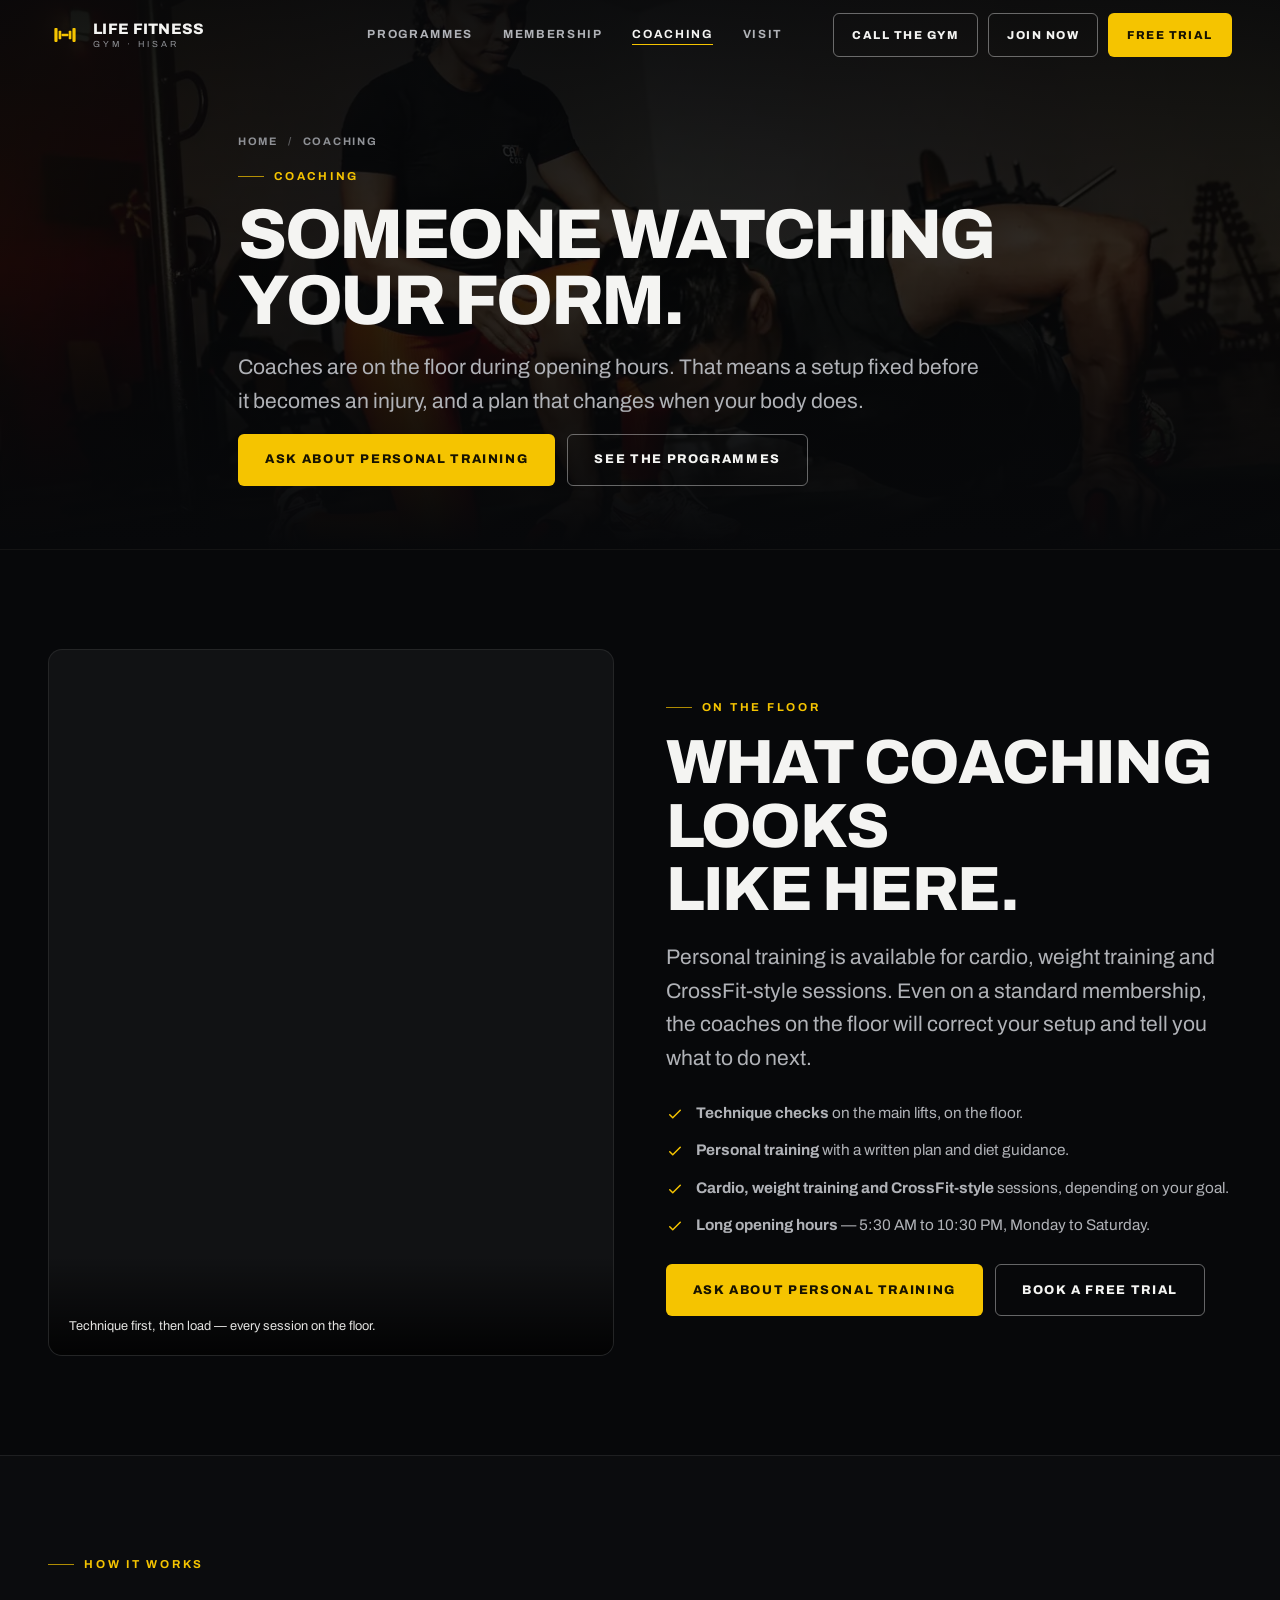
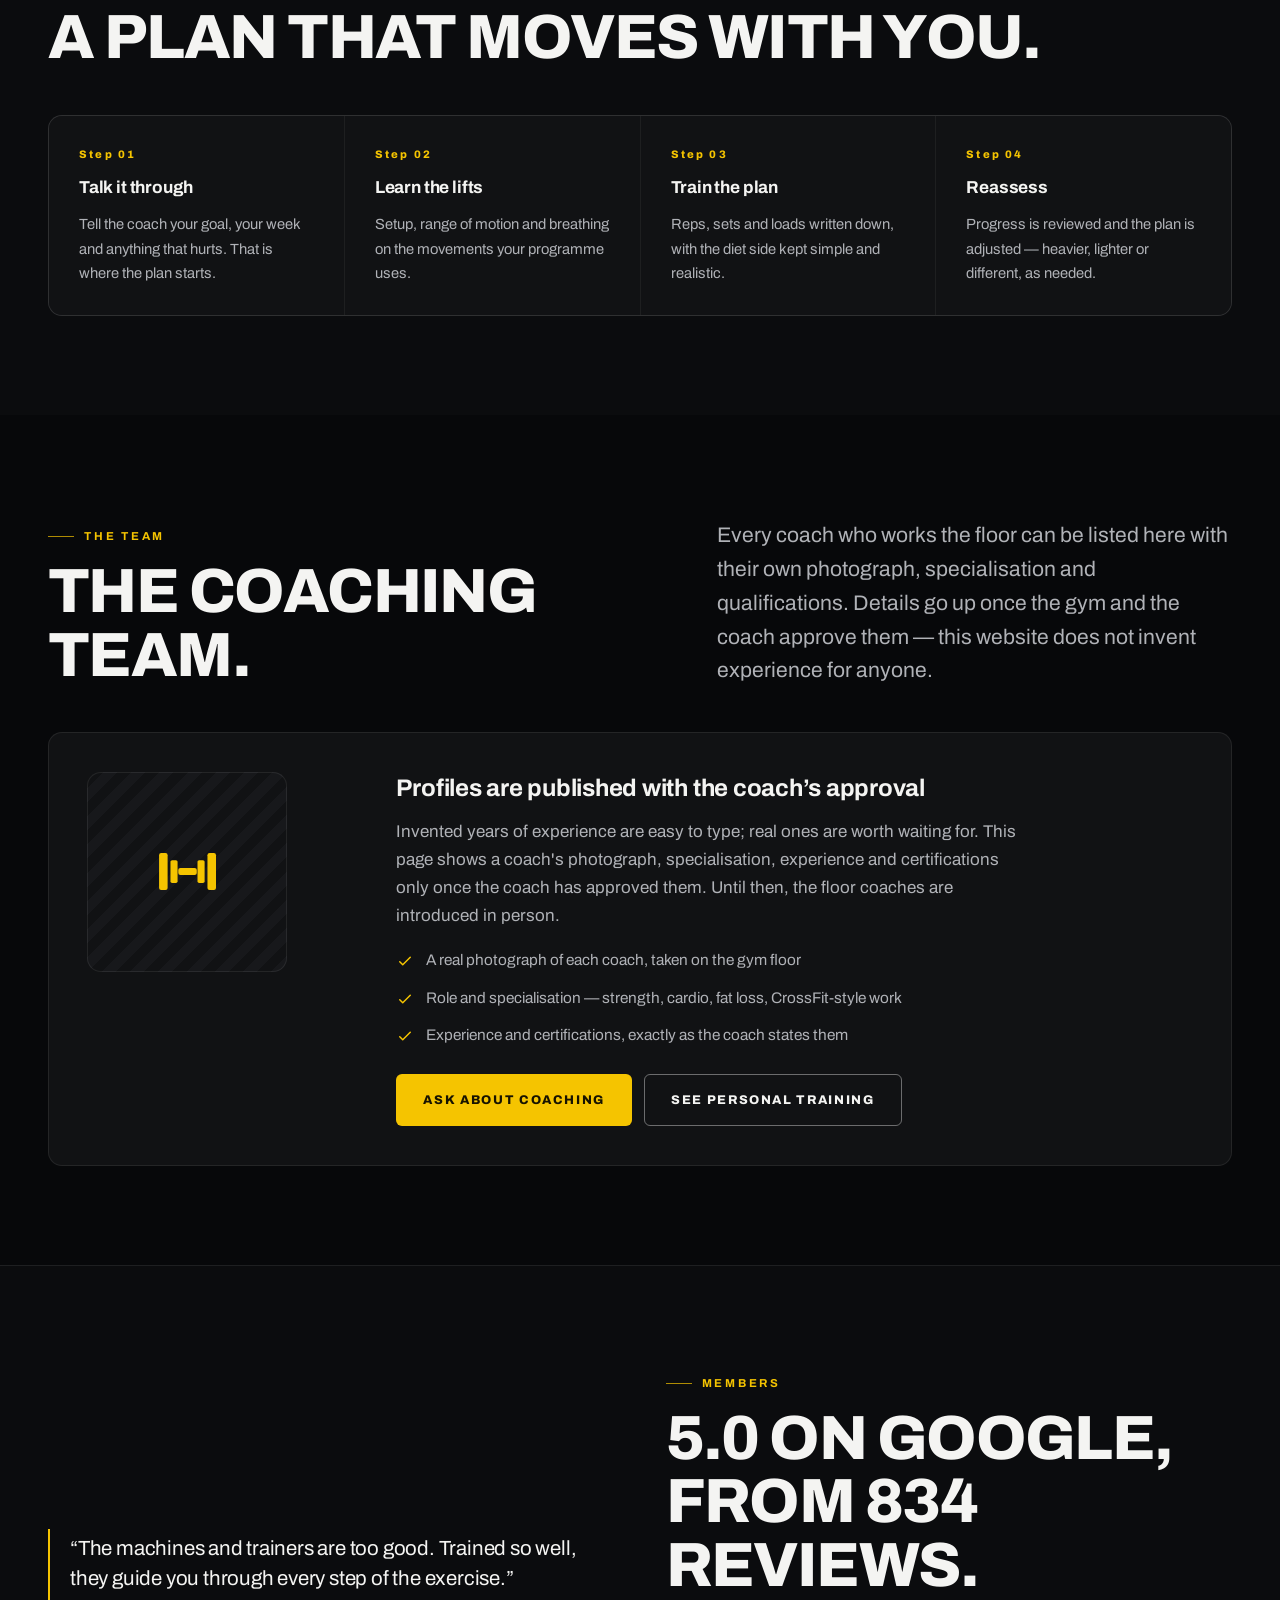
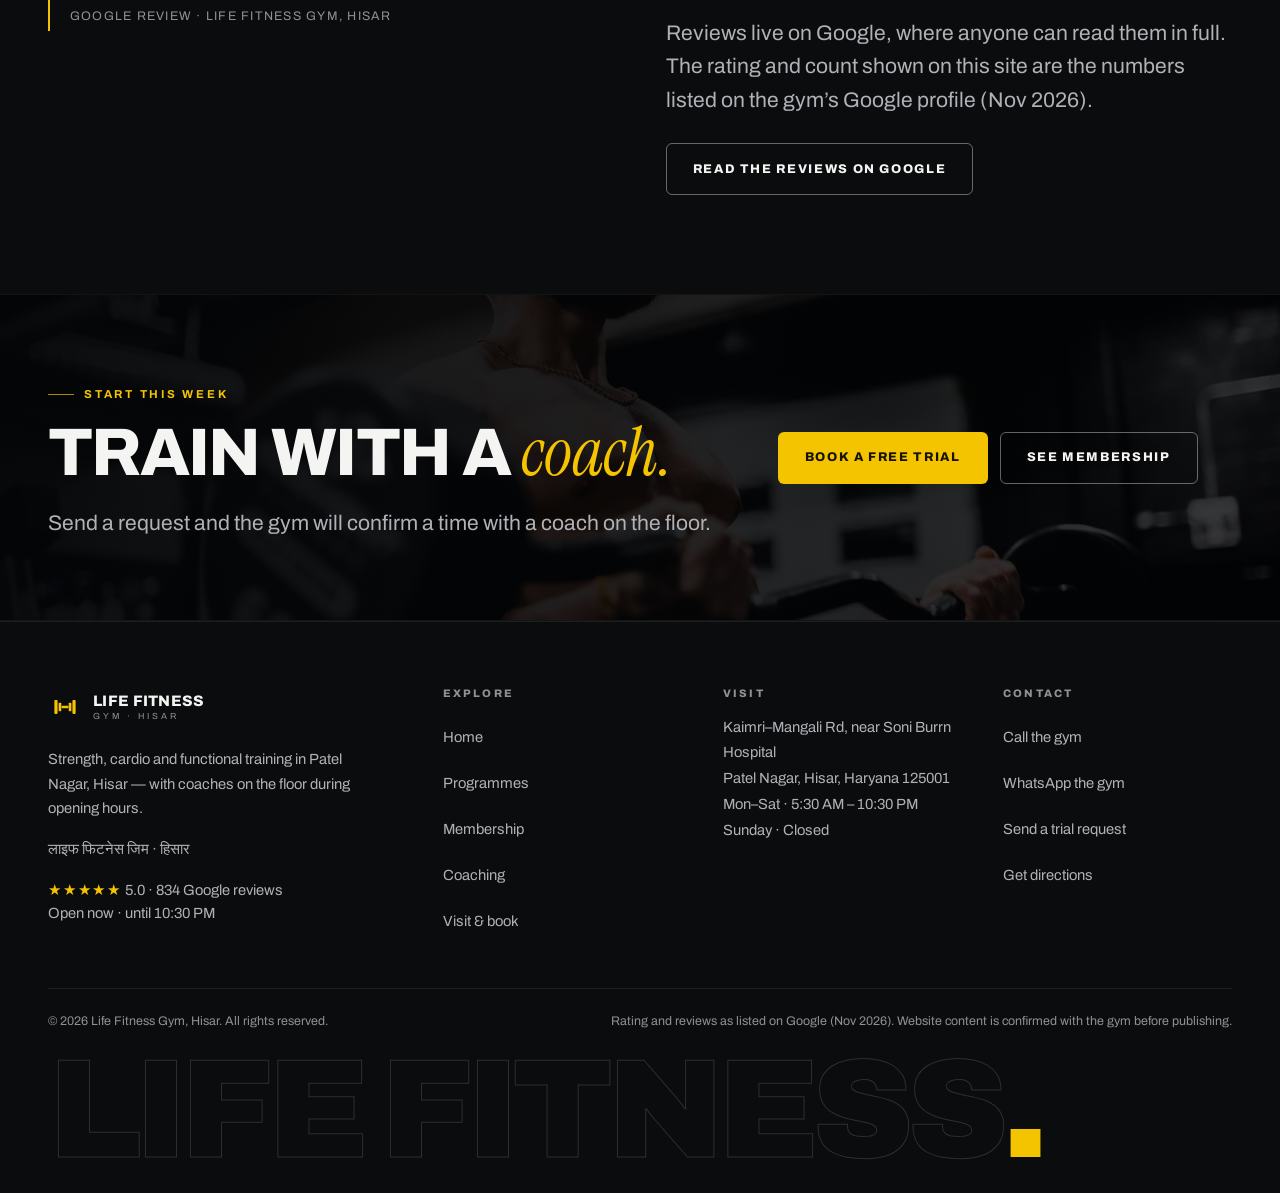
<file: coaching.html>
<!doctype html>
<html lang="en-IN">
  <head>
    <meta charset="utf-8" />
    <meta name="viewport" content="width=device-width, initial-scale=1" />
    <script>
      /* Scripted, but content must never depend on a script that fails to
         arrive: if site.js has not booted in 1.5 s, reveal every section. */
      document.documentElement.classList.add("js");
      window.setTimeout(function () {
        if (!window.__lfRevealReady) {
          document.documentElement.classList.add("reveal-fallback");
        }
      }, 1500);
    </script>
    <title>Gym Coaching &amp; Personal Training in Hisar | Life Fitness Gym</title>
    <meta name="description" content="Coaching at Life Fitness Gym, Hisar: technique checks, personal training for cardio, weight training and CrossFit-style sessions, plus diet guidance." />
    <meta name="theme-color" content="#07080a" />
    <meta name="robots" content="index,follow" />
    <meta name="geo.region" content="IN-HR" />
    <meta name="geo.placename" content="Patel Nagar, Hisar, Haryana" />

    <meta property="og:type" content="website" />
    <meta property="og:site_name" content="Life Fitness Gym, Hisar" />
    <meta property="og:title" content="Coaching and personal training at Life Fitness Gym, Hisar" />
    <meta property="og:description" content="Coaches on the floor, technique checks and personal training with a written plan and diet guidance." />
    <meta property="og:image" content="og-image.jpg" />
    <meta property="og:image:width" content="1200" />
    <meta property="og:image:height" content="630" />
    <meta property="og:locale" content="en_IN" />
    <meta name="twitter:card" content="summary_large_image" />
    <meta name="twitter:title" content="Coaching and personal training at Life Fitness Gym, Hisar" />
    <meta name="twitter:description" content="Coaches on the floor, technique checks and personal training with a written plan and diet guidance." />
    <meta name="twitter:image" content="og-image.jpg" />

    <link rel="icon" href="favicon.svg" type="image/svg+xml" />
    <link rel="icon" href="favicon-32.png" sizes="32x32" type="image/png" />
    <link rel="apple-touch-icon" href="apple-touch-icon.png" />
    <link rel="manifest" href="site.webmanifest" />
    <link rel="preload" href="assets/fonts/archivo-latin.woff2" as="font" type="font/woff2" crossorigin />
    <link rel="stylesheet" href="assets/css/main.css" />
    <script type="application/ld+json">
      {
        "@context": "https://schema.org",
        "@type": "Service",
        "name": "Personal training and gym coaching",
        "serviceType": "Personal training",
        "areaServed": { "@type": "City", "name": "Hisar" },
        "provider": {
          "@type": "HealthClub",
          "name": "Life Fitness Gym",
          "address": {
            "@type": "PostalAddress",
            "streetAddress": "Kaimri–Mangali Rd, near Soni Burrn Hospital",
            "addressLocality": "Patel Nagar, Hisar",
            "addressRegion": "Haryana",
            "postalCode": "125001",
            "addressCountry": "IN"
          }
        },
        "description": "One-to-one coaching and on-floor technique support for cardio, weight training and CrossFit-style sessions, with simple diet guidance."
      }
    </script>
  </head>

  <body>
    <a class="skip-link" href="#main">Skip to content</a>
    <div class="progress" aria-hidden="true"><i data-progress></i></div>

    <noscript>
          <nav class="nojs-nav" aria-label="Pages">
            <div class="container nojs-nav__inner">
              <a href="index.html">Home</a>
              <a href="programmes.html">Programmes</a>
              <a href="membership.html">Membership</a>
              <a href="coaching.html">Coaching</a>
              <a href="contact.html">Visit &amp; book</a>
              <a class="nojs-nav__cta" href="contact.html#book">Book a free trial</a>
            </div>
          </nav>
    </noscript>

    <header class="site-header" data-header>
      <div class="container site-header__inner">
        <a class="logo" href="index.html" aria-label="Life Fitness Gym, Hisar — home">
          <svg class="logo__mark" viewBox="0 0 64 64" aria-hidden="true" focusable="false">
            <rect x="12" y="19" width="6" height="26" rx="1.5" fill="currentColor" />
            <rect x="20" y="24" width="5" height="16" rx="1.2" fill="currentColor" />
            <rect x="25.5" y="29.5" width="13" height="5" rx="1.5" fill="currentColor" />
            <rect x="39" y="24" width="5" height="16" rx="1.2" fill="currentColor" />
            <rect x="46" y="19" width="6" height="26" rx="1.5" fill="currentColor" />
          </svg>
          <span class="logo__type">
            <span class="logo__name">Life Fitness</span>
            <span class="logo__sub">Gym · Hisar</span>
          </span>
        </a>

        <nav class="nav" aria-label="Main navigation">
          <ul class="nav__list">
            <li><a class="nav__link" href="programmes.html">Programmes</a></li>
            <li><a class="nav__link" href="membership.html">Membership</a></li>
            <li><a class="nav__link" href="coaching.html" aria-current="page">Coaching</a></li>
            <li><a class="nav__link" href="contact.html">Visit</a></li>
          </ul>
        </nav>

        <div class="site-header__actions">
          <a class="btn btn--outline btn--sm" data-contact="call" hidden href="#">Call the gym</a>
          <a class="btn btn--outline btn--sm" href="membership.html#plans">Join now</a>
          <a class="btn btn--gold btn--sm" href="contact.html#book">Free trial</a>
        </div>

        <button class="nav-toggle" type="button" data-nav-toggle aria-expanded="false" aria-controls="drawer">
          <span class="nav-toggle__bars" aria-hidden="true"><i></i><i></i><i></i></span>
          Menu
        </button>
      </div>
    </header>
    <div class="drawer" id="drawer" data-drawer>
      <nav class="drawer__list" aria-label="Mobile navigation">
        <a href="index.html" class="drawer__link" style="--i: 0">Home <small>01</small></a>
        <a href="programmes.html" class="drawer__link" style="--i: 1">Programmes <small>02</small></a>
        <a href="membership.html" class="drawer__link" style="--i: 2">Membership <small>03</small></a>
        <a href="coaching.html" class="drawer__link" aria-current="page" style="--i: 3">Coaching <small>04</small></a>
        <a href="contact.html" class="drawer__link" style="--i: 4">Visit &amp; book <small>05</small></a>
      </nav>
      <div class="drawer__foot">
        <a class="btn btn--gold btn--block" href="contact.html#book">Book a free trial</a>
        <a class="btn btn--outline btn--block" href="membership.html#plans">Join now</a>
        <a class="btn btn--outline btn--block" data-contact="whatsapp" hidden href="#">WhatsApp the gym</a>
        <p class="drawer__meta">
          <span>Kaimri–Mangali Rd, Patel Nagar, Hisar</span>
          <span>Mon–Sat 5:30 AM – 10:30 PM · Sunday closed</span>
          <span data-open-status>Open now</span>
        </p>
      </div>
    </div>

    <main id="main">
      <section class="page-hero">
        <div class="page-hero__media" aria-hidden="true">
          <picture>
            <source type="image/webp" sizes="100vw" srcset="assets/img/lf_prog_pt-800.webp 800w, assets/img/lf_prog_pt-1300.webp 1300w, assets/img/lf_prog_pt-1800.webp 1800w" />
            <img src="assets/img/lf_prog_pt-1300.jpg" alt="" width="1800" height="1200" fetchpriority="high" decoding="async" />
          </picture>
        </div>
        <div class="page-hero__scrim" aria-hidden="true"></div>
        <div class="container page-hero__inner">
          <nav class="breadcrumb" aria-label="Breadcrumb">
            <a href="index.html">Home</a>
            <span aria-hidden="true">/</span>
            <span>Coaching</span>
          </nav>
          <p class="eyebrow">Coaching</p>
          <h1 class="h1">Someone watching<br />your form.</h1>
          <p class="lede">
            Coaches are on the floor during opening hours. That means a setup fixed before it becomes
            an injury, and a plan that changes when your body does.
          </p>
          <div class="btns">
            <a class="btn btn--gold" href="contact.html?goal=Personal%20training#book">Ask about personal training</a>
            <a class="btn btn--outline" href="programmes.html">See the programmes</a>
          </div>
        </div>
      </section>

      <section class="section">
        <div class="container split">
          <figure class="media-frame media-frame--portrait rv">
              <picture>
                <source type="image/webp" sizes="(min-width: 900px) 45vw, 100vw" srcset="assets/img/lf_prog_pt-800.webp 800w, assets/img/lf_prog_pt-1300.webp 1300w, assets/img/lf_prog_pt-1800.webp 1800w" />
                <img src="assets/img/lf_prog_pt-1300.jpg" alt="A coach at Life Fitness Gym correcting a member's technique" width="1300" height="867" loading="lazy" decoding="async" />
              </picture>
            <figcaption>Technique first, then load — every session on the floor.</figcaption>
          </figure>
          <div class="rv" style="--d: 0.08s">
            <p class="eyebrow">On the floor</p>
            <h2 class="h2 mt-2">What coaching looks like here.</h2>
            <p class="lede mt-3">
              Personal training is available for cardio, weight training and CrossFit-style sessions.
              Even on a standard membership, the coaches on the floor will correct your setup and tell
              you what to do next.
            </p>
            <ul class="check-list mt-4">
              <li><svg viewBox="0 0 24 24" aria-hidden="true" fill="none" stroke="currentColor" stroke-width="2"><path d="M5 13l4 4L19 7" stroke-linecap="round" stroke-linejoin="round"/></svg><span><b>Technique checks</b> on the main lifts, on the floor.</span></li>
              <li><svg viewBox="0 0 24 24" aria-hidden="true" fill="none" stroke="currentColor" stroke-width="2"><path d="M5 13l4 4L19 7" stroke-linecap="round" stroke-linejoin="round"/></svg><span><b>Personal training</b> with a written plan and diet guidance.</span></li>
              <li><svg viewBox="0 0 24 24" aria-hidden="true" fill="none" stroke="currentColor" stroke-width="2"><path d="M5 13l4 4L19 7" stroke-linecap="round" stroke-linejoin="round"/></svg><span><b>Cardio, weight training and CrossFit-style</b> sessions, depending on your goal.</span></li>
              <li><svg viewBox="0 0 24 24" aria-hidden="true" fill="none" stroke="currentColor" stroke-width="2"><path d="M5 13l4 4L19 7" stroke-linecap="round" stroke-linejoin="round"/></svg><span><b>Long opening hours</b> — 5:30 AM to 10:30 PM, Monday to Saturday.</span></li>
            </ul>
            <div class="btns mt-4">
              <a class="btn btn--gold" href="contact.html?goal=Personal%20training#book">Ask about personal training</a>
              <a class="btn btn--outline" href="contact.html#book">Book a free trial</a>
            </div>
          </div>
        </div>
      </section>

      <section class="section section--surface section--rule">
        <div class="container">
          <div class="section-head rv">
            <p class="eyebrow">How it works</p>
            <h2 class="h2 mt-2">A plan that moves with you.</h2>
          </div>
          <ol class="steps">
            <li class="step rv">
              <span class="step__idx">Step 01</span>
              <h3>Talk it through</h3>
              <p>Tell the coach your goal, your week and anything that hurts. That is where the plan starts.</p>
            </li>
            <li class="step rv">
              <span class="step__idx">Step 02</span>
              <h3>Learn the lifts</h3>
              <p>Setup, range of motion and breathing on the movements your programme uses.</p>
            </li>
            <li class="step rv">
              <span class="step__idx">Step 03</span>
              <h3>Train the plan</h3>
              <p>Reps, sets and loads written down, with the diet side kept simple and realistic.</p>
            </li>
            <li class="step rv">
              <span class="step__idx">Step 04</span>
              <h3>Reassess</h3>
              <p>Progress is reviewed and the plan is adjusted — heavier, lighter or different, as needed.</p>
            </li>
          </ol>
        </div>
      </section>

      <section class="section" id="coaches">
        <div class="container">
          <div class="section-head section-head--split">
            <div class="rv">
              <p class="eyebrow">The team</p>
              <h2 class="h2 mt-2">The coaching team.</h2>
            </div>
            <p class="lede rv" style="--d: 0.08s">
              Every coach who works the floor can be listed here with their own photograph,
              specialisation and qualifications. Details go up once the gym and the coach approve
              them — this website does not invent experience for anyone.
            </p>
          </div>

          <!-- Populated from assets/js/business.js → trainers[] (see README §2c).
               Kept hidden until real, approved profiles exist. -->
          <div class="coach-grid" data-coaches hidden></div>

          <div class="coach-empty rv" data-coaches-note>
            <div class="coach-empty__mark" aria-hidden="true">
              <svg viewBox="0 0 64 64" aria-hidden="true" focusable="false">
                <rect x="12" y="19" width="6" height="26" rx="1.5" fill="currentColor" />
                <rect x="20" y="24" width="5" height="16" rx="1.2" fill="currentColor" />
                <rect x="25.5" y="29.5" width="13" height="5" rx="1.5" fill="currentColor" />
                <rect x="39" y="24" width="5" height="16" rx="1.2" fill="currentColor" />
                <rect x="46" y="19" width="6" height="26" rx="1.5" fill="currentColor" />
              </svg>
            </div>
            <div class="coach-empty__body">
              <h3 class="subhead">Profiles are published with the coach’s approval</h3>
              <p class="muted mt-2">
                Invented years of experience are easy to type; real ones are worth waiting for.
                This page shows a coach's photograph, specialisation, experience and
                certifications only once the coach has approved them. Until then, the floor
                coaches are introduced in person.
              </p>
              <ul class="check-list mt-3">
                <li>
                  <svg viewBox="0 0 24 24" aria-hidden="true" fill="none" stroke="currentColor" stroke-width="2"><path d="M5 13l4 4L19 7" stroke-linecap="round" stroke-linejoin="round"/></svg>
                  <span>A real photograph of each coach, taken on the gym floor</span>
                </li>
                <li>
                  <svg viewBox="0 0 24 24" aria-hidden="true" fill="none" stroke="currentColor" stroke-width="2"><path d="M5 13l4 4L19 7" stroke-linecap="round" stroke-linejoin="round"/></svg>
                  <span>Role and specialisation — strength, cardio, fat loss, CrossFit-style work</span>
                </li>
                <li>
                  <svg viewBox="0 0 24 24" aria-hidden="true" fill="none" stroke="currentColor" stroke-width="2"><path d="M5 13l4 4L19 7" stroke-linecap="round" stroke-linejoin="round"/></svg>
                  <span>Experience and certifications, exactly as the coach states them</span>
                </li>
              </ul>
              <div class="btns mt-4">
                <a class="btn btn--gold" href="contact.html?goal=Personal%20training#book">Ask about coaching</a>
                <a class="btn btn--outline" href="programmes.html#personal-training">See personal training</a>
              </div>
            </div>
          </div>
        </div>
      </section>

      <section class="section section--surface section--rule">
        <div class="container">
          <div class="split">
            <div class="quote-card rv">
              <blockquote>
                “The machines and trainers are too good. Trained so well, they guide you through every
                step of the exercise.”
              </blockquote>
              <cite>Google review · Life Fitness Gym, Hisar</cite>
            </div>
            <div class="rv" style="--d: 0.08s">
              <p class="eyebrow">Members</p>
              <h2 class="h2 mt-2">5.0 on Google, from 834 reviews.</h2>
              <p class="lede mt-3">
                Reviews live on Google, where anyone can read them in full. The rating and count shown
                on this site are the numbers listed on the gym’s Google profile (Nov 2026).
              </p>
              <div class="btns mt-4">
                <a class="btn btn--outline" href="https://www.google.com/maps/search/?api=1&amp;query=Life%20Fitness%20Gym%2C%20Kaimri-Mangali%20Rd%2C%20Patel%20Nagar%2C%20Hisar%2C%20Haryana%20125001" target="_blank" rel="noopener">Read the reviews on Google</a>
              </div>
            </div>
          </div>
        </div>
      </section>

      <section class="cta-band">
        <div class="cta-band__media" aria-hidden="true">
          <picture>
            <source type="image/webp" sizes="100vw" srcset="assets/img/lf_prog_strength-800.webp 800w, assets/img/lf_prog_strength-1300.webp 1300w, assets/img/lf_prog_strength-1800.webp 1800w" />
            <img src="assets/img/lf_prog_strength-1300.jpg" alt="" width="1800" height="1200" loading="lazy" decoding="async" />
          </picture>
        </div>
        <div class="cta-band__scrim" aria-hidden="true"></div>
        <div class="container cta-band__inner">
          <div class="rv">
            <p class="eyebrow">Start this week</p>
            <h2 class="h2 cta-band__title mt-2">
              Train with a <span class="serif gold">coach.</span>
            </h2>
            <p class="lede mt-3">Send a request and the gym will confirm a time with a coach on the floor.</p>
          </div>
          <div class="btns rv" style="--d: 0.08s">
            <a class="btn btn--gold" href="contact.html#book">Book a free trial</a>
            <a class="btn btn--outline" href="membership.html">See membership</a>
          </div>
        </div>
      </section>
    </main>

    <footer class="site-footer">
      <div class="container">
        <div class="footer-grid">
          <div class="footer-brand">
            <a class="logo" href="index.html" aria-label="Life Fitness Gym, Hisar — home">
              <svg class="logo__mark" viewBox="0 0 64 64" aria-hidden="true" focusable="false">
            <rect x="12" y="19" width="6" height="26" rx="1.5" fill="currentColor" />
            <rect x="20" y="24" width="5" height="16" rx="1.2" fill="currentColor" />
            <rect x="25.5" y="29.5" width="13" height="5" rx="1.5" fill="currentColor" />
            <rect x="39" y="24" width="5" height="16" rx="1.2" fill="currentColor" />
            <rect x="46" y="19" width="6" height="26" rx="1.5" fill="currentColor" />
          </svg>
              <span class="logo__type">
                <span class="logo__name">Life Fitness</span>
                <span class="logo__sub">Gym · Hisar</span>
              </span>
            </a>
            <p>
              Strength, cardio and functional training in Patel Nagar, Hisar — with coaches on the floor during opening hours.
            </p>
            <p class="small" lang="hi">लाइफ फिटनेस जिम · हिसार</p>
            <p class="small">
              <span class="stars" aria-hidden="true">★★★★★</span> 5.0 · 834 Google reviews<br />
              <span data-open-status>Open now</span>
            </p>
          </div>

          <div class="footer-col">
            <h2>Explore</h2>
            <ul>
              <li><a href="index.html">Home</a></li>
              <li><a href="programmes.html">Programmes</a></li>
              <li><a href="membership.html">Membership</a></li>
              <li><a href="coaching.html">Coaching</a></li>
              <li><a href="contact.html">Visit &amp; book</a></li>
            </ul>
          </div>

          <div class="footer-col">
            <h2>Visit</h2>
            <ul>
              <li>Kaimri–Mangali Rd, near Soni Burrn Hospital</li>
              <li>Patel Nagar, Hisar, Haryana 125001</li>
              <li>Mon–Sat · 5:30 AM – 10:30 PM</li>
              <li>Sunday · Closed</li>
            </ul>
          </div>

          <div class="footer-col">
            <h2>Contact</h2>
            <ul>
              <li><a data-contact="call" hidden href="#">Call the gym</a></li>
              <li><a data-contact="whatsapp" hidden href="#">WhatsApp the gym</a></li>
              <li><a href="contact.html#book">Send a trial request</a></li>
              <li><a href="https://www.google.com/maps/dir/?api=1&amp;destination=29.1354618,75.7211909" target="_blank" rel="noopener">Get directions</a></li>
            </ul>
          </div>
        </div>

        <div class="footer-meta">
          <p>© <span data-year>2026</span> Life Fitness Gym, Hisar. All rights reserved.</p>
          <p>Rating and reviews as listed on Google (Nov 2026). Website content is confirmed with the gym before publishing.</p>
        </div>
      </div>
      <div class="footer-wordmark" aria-hidden="true">Life Fitness<span>.</span></div>
    </footer>
    <div class="actionbar" data-actionbar>
      <a class="btn btn--gold" href="contact.html#book">Free trial</a>
      <a class="btn btn--outline" data-contact="whatsapp" hidden href="#">WhatsApp</a>
      <a class="btn btn--outline" href="https://www.google.com/maps/dir/?api=1&amp;destination=29.1354618,75.7211909" target="_blank" rel="noopener">Directions</a>
    </div>

    <script src="assets/js/business.js" defer></script>
    <script src="assets/js/site.js" defer></script>
  </body>
</html>
</file>
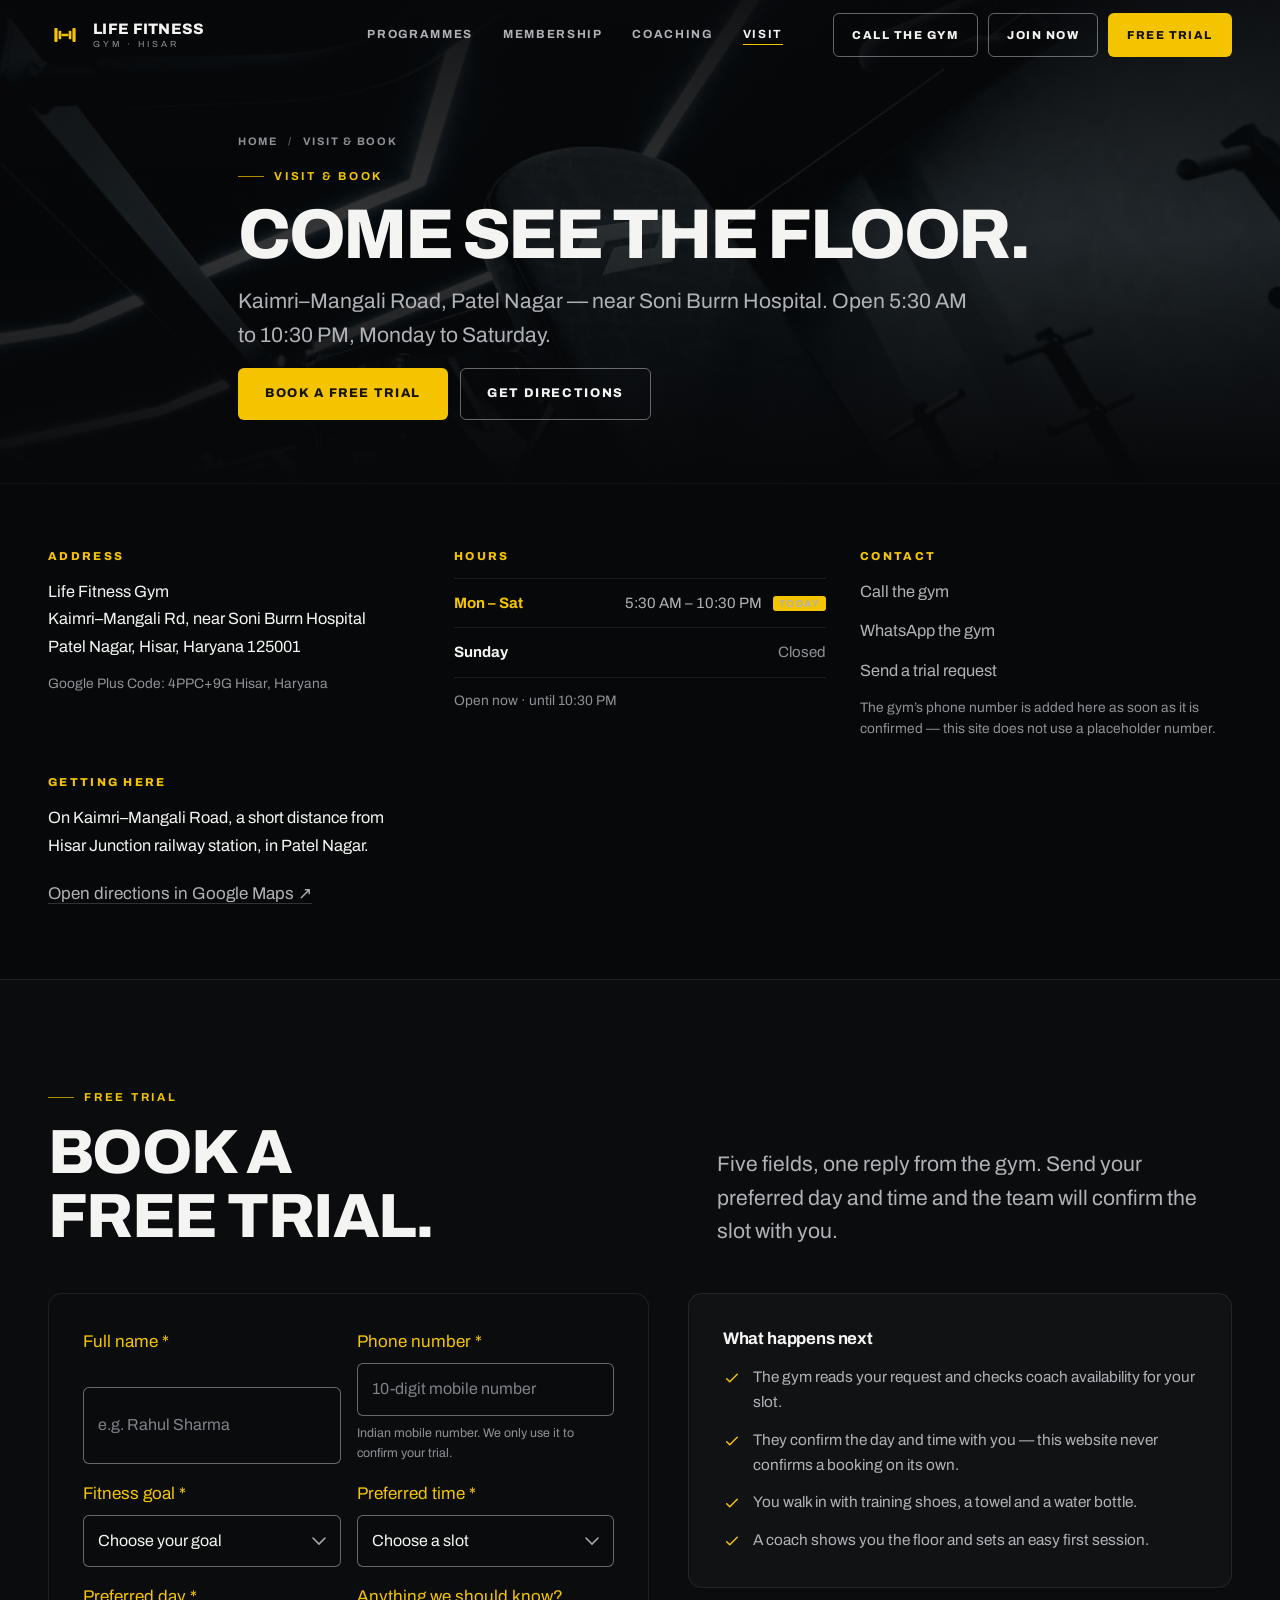
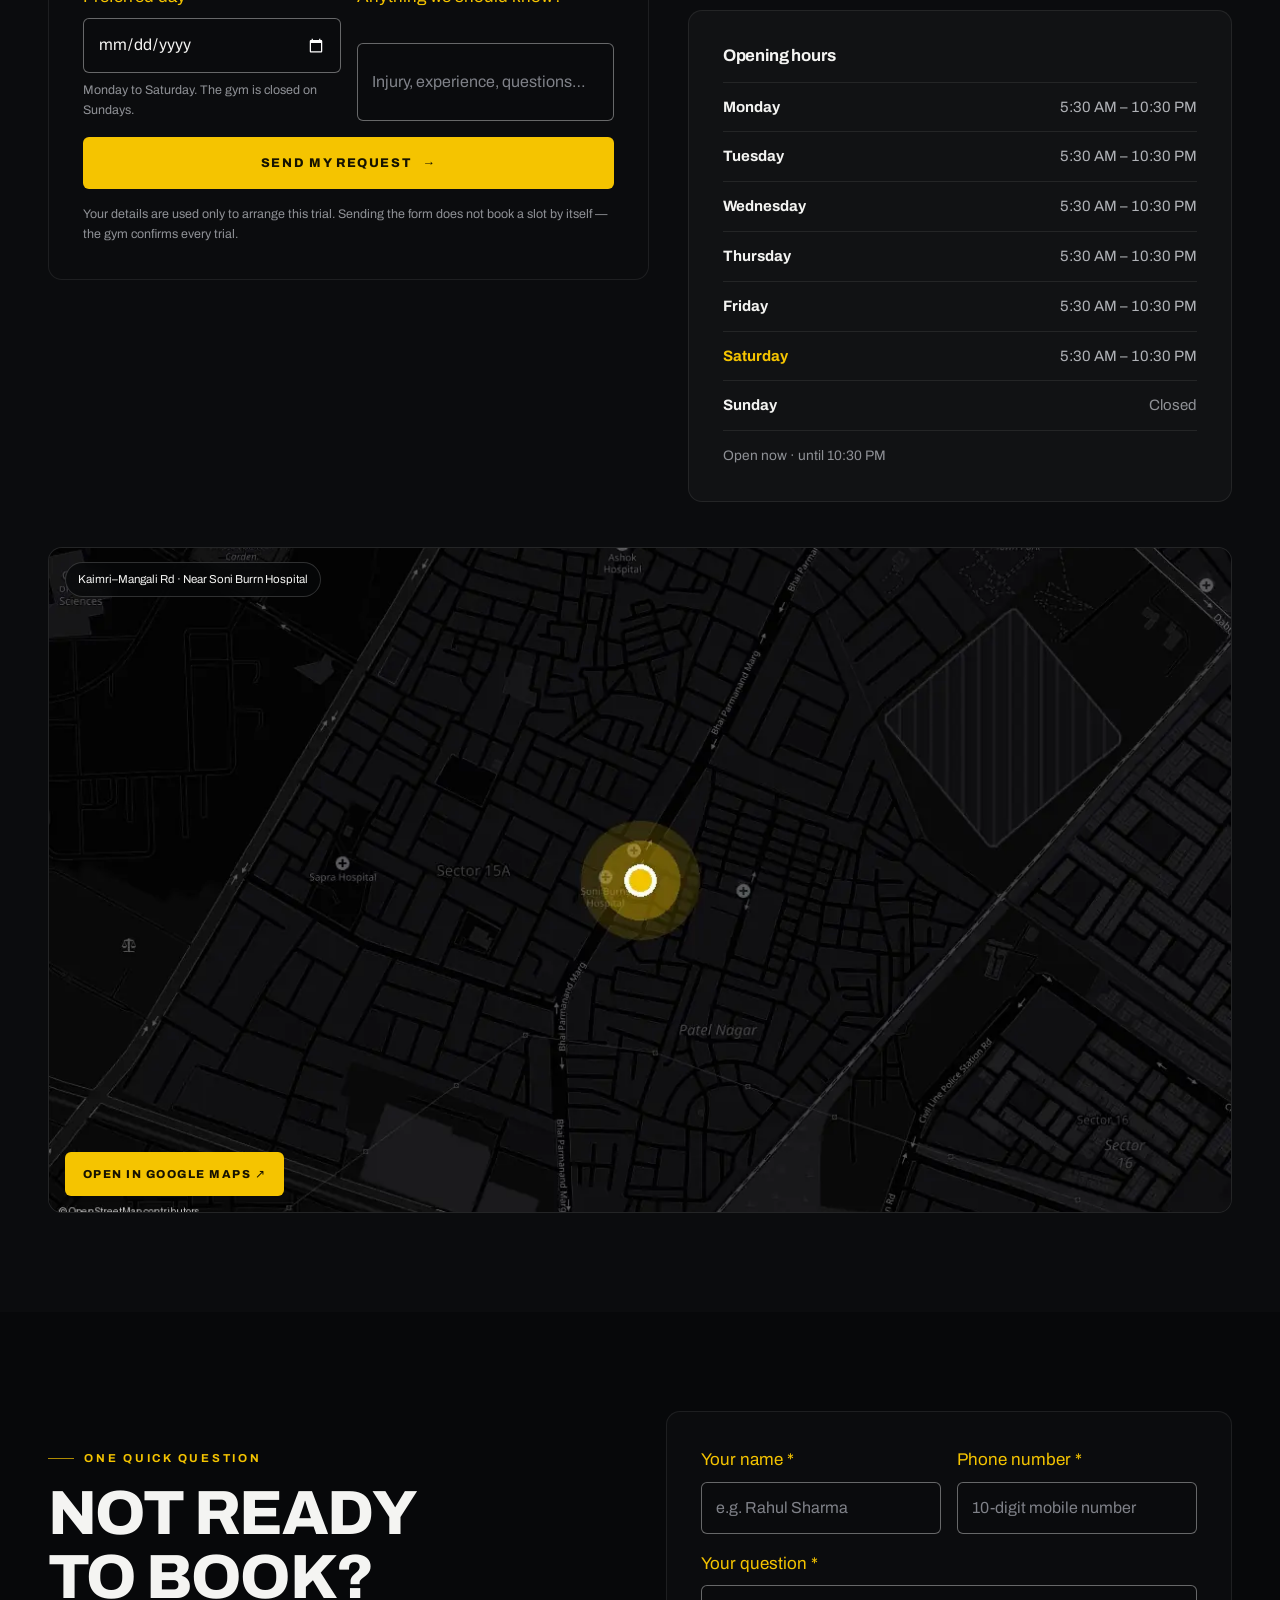
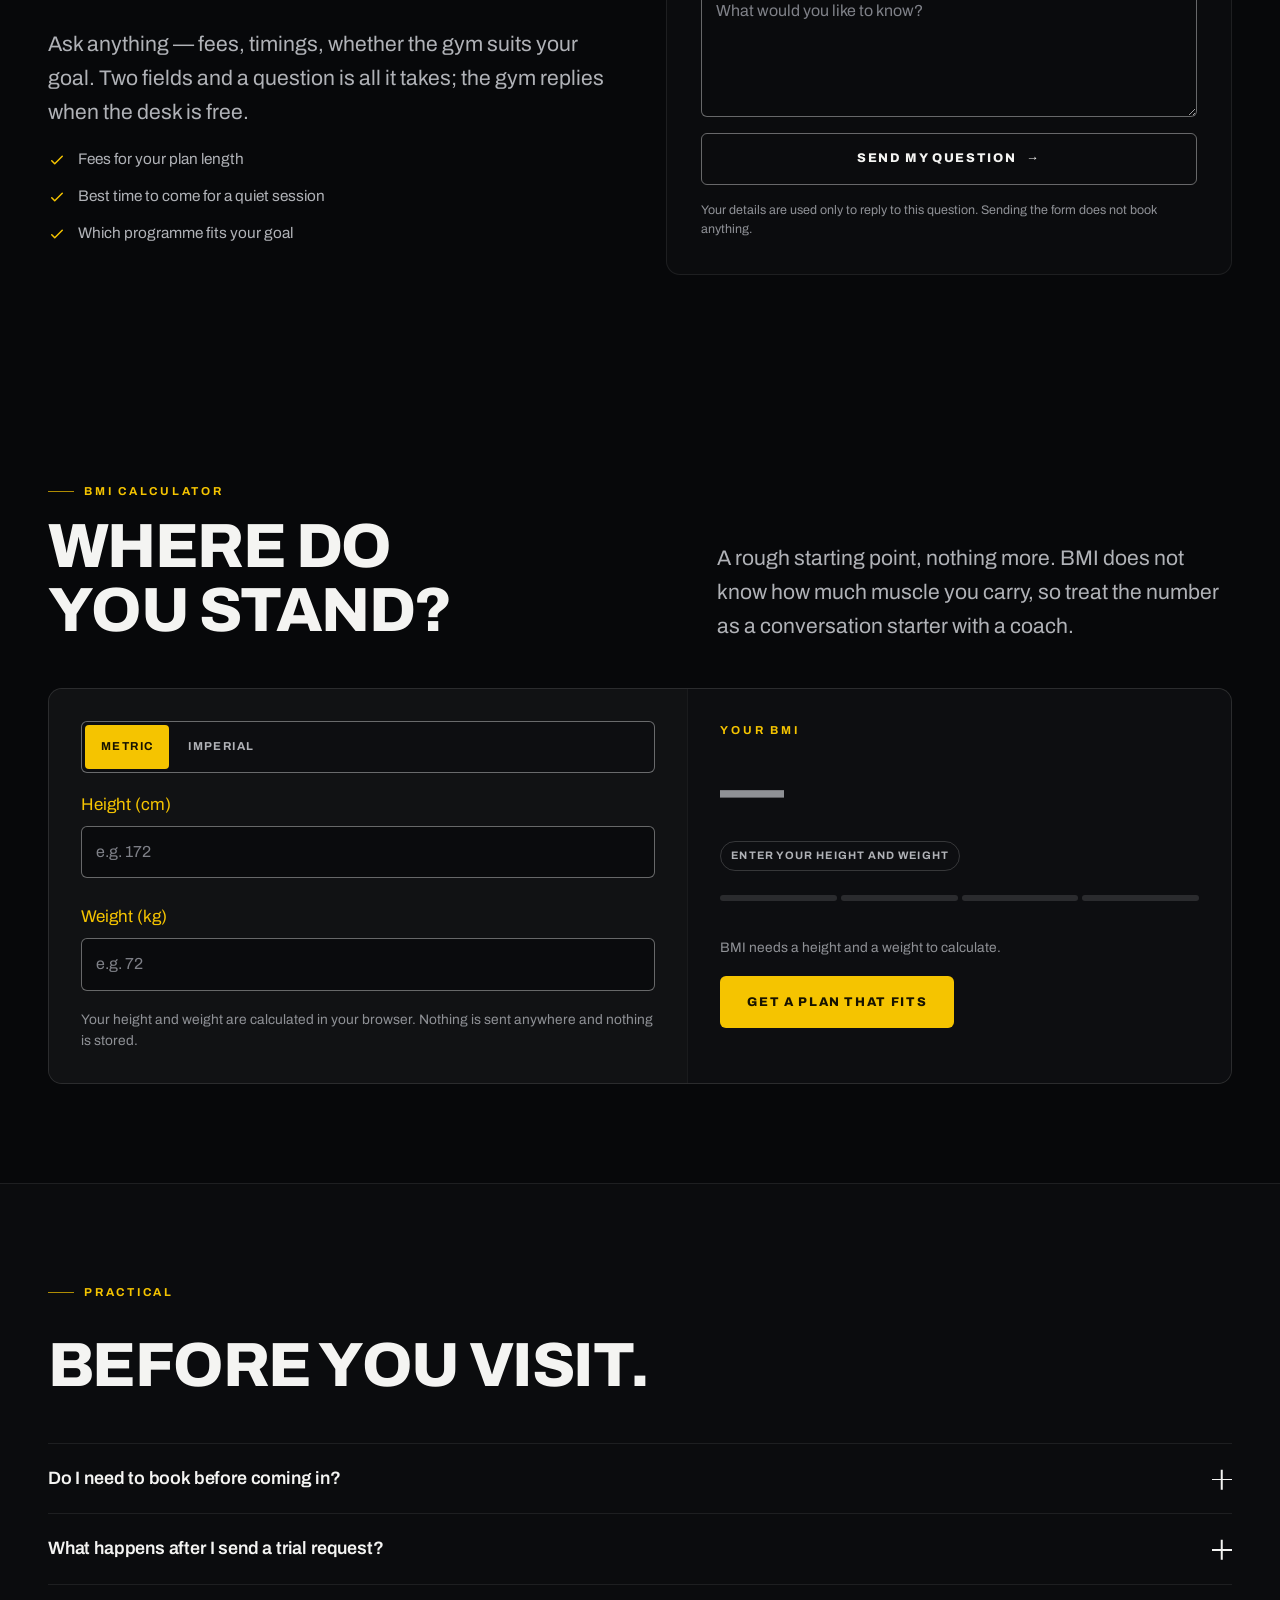
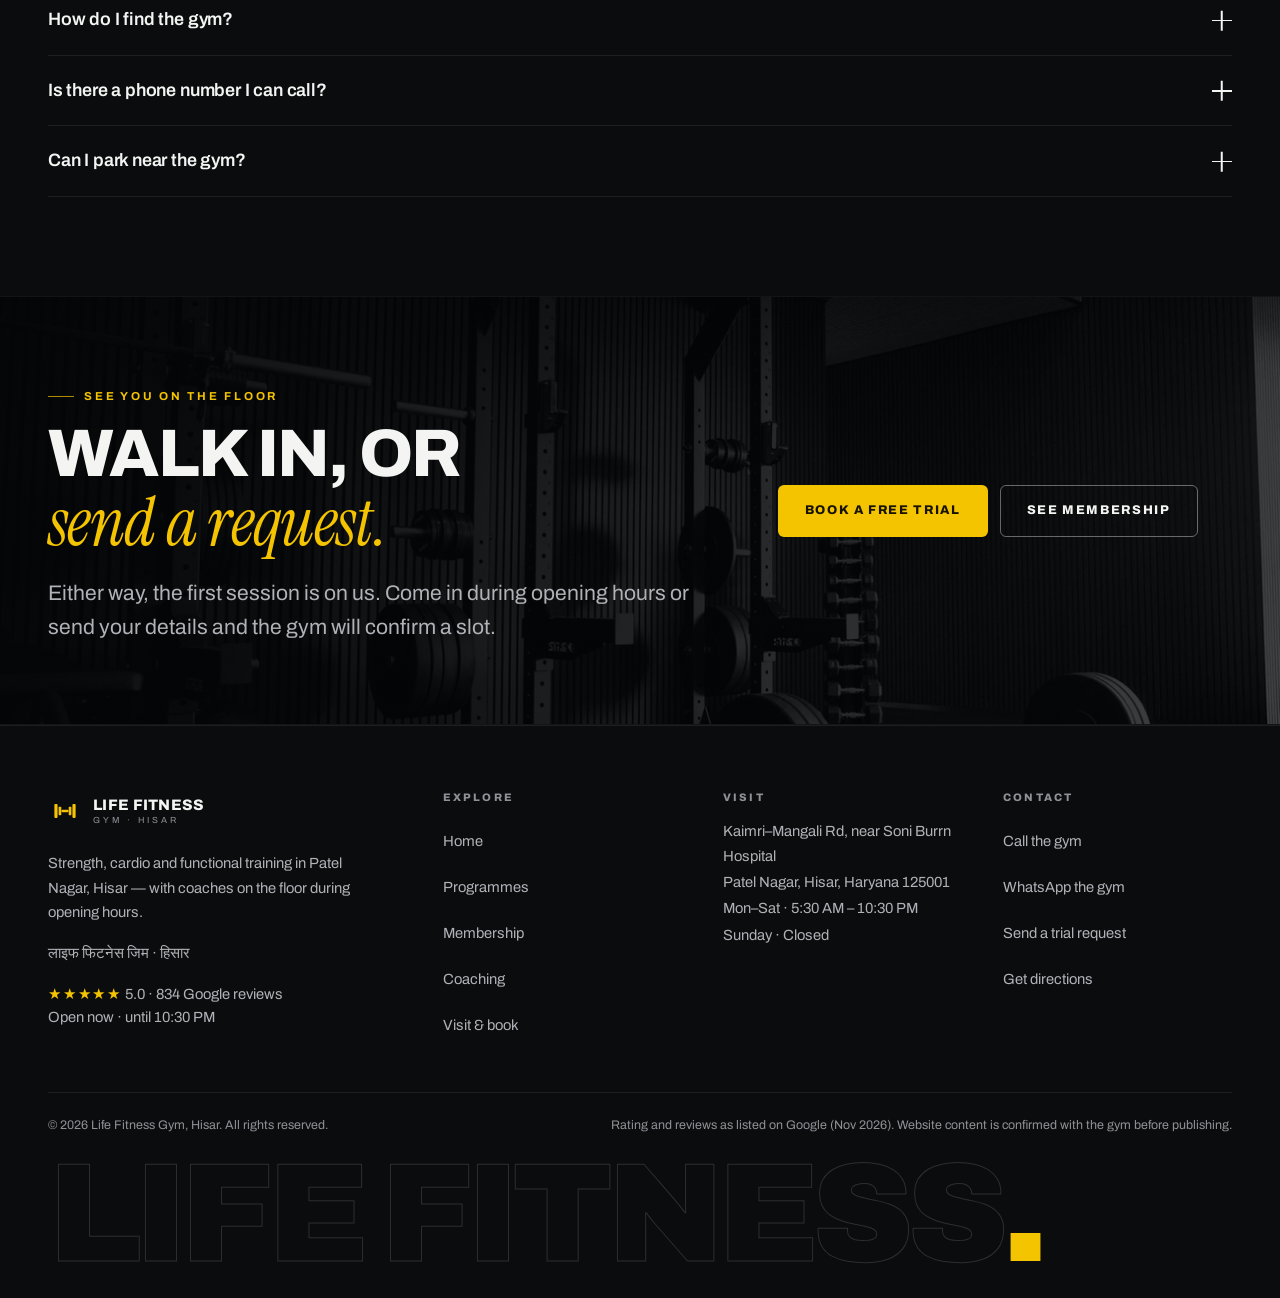
<file: contact.html>
<!doctype html>
<html lang="en-IN">
  <head>
    <meta charset="utf-8" />
    <meta name="viewport" content="width=device-width, initial-scale=1" />
    <script>
      /* Scripted, but content must never depend on a script that fails to
         arrive: if site.js has not booted in 1.5 s, reveal every section. */
      document.documentElement.classList.add("js");
      window.setTimeout(function () {
        if (!window.__lfRevealReady) {
          document.documentElement.classList.add("reveal-fallback");
        }
      }, 1500);
    </script>
    <title>Visit Life Fitness Gym, Patel Nagar, Hisar | Hours, Map &amp; Free Trial</title>
    <meta name="description" content="Life Fitness Gym, Kaimri–Mangali Road, Patel Nagar, Hisar. Opening hours, directions, map, BMI calculator and free trial booking. Open Mon–Sat." />
    <meta name="theme-color" content="#07080a" />
    <meta name="robots" content="index,follow" />
    <meta name="geo.region" content="IN-HR" />
    <meta name="geo.placename" content="Patel Nagar, Hisar, Haryana" />

    <meta property="og:type" content="website" />
    <meta property="og:site_name" content="Life Fitness Gym, Hisar" />
    <meta property="og:title" content="Visit Life Fitness Gym in Patel Nagar, Hisar" />
    <meta property="og:description" content="Directions, opening hours and free trial booking for Life Fitness Gym, Hisar." />
    <meta property="og:image" content="og-image.jpg" />
    <meta property="og:image:width" content="1200" />
    <meta property="og:image:height" content="630" />
    <meta property="og:locale" content="en_IN" />
    <meta name="twitter:card" content="summary_large_image" />
    <meta name="twitter:title" content="Visit Life Fitness Gym in Patel Nagar, Hisar" />
    <meta name="twitter:description" content="Directions, opening hours and free trial booking for Life Fitness Gym, Hisar." />
    <meta name="twitter:image" content="og-image.jpg" />

    <link rel="icon" href="favicon.svg" type="image/svg+xml" />
    <link rel="icon" href="favicon-32.png" sizes="32x32" type="image/png" />
    <link rel="apple-touch-icon" href="apple-touch-icon.png" />
    <link rel="manifest" href="site.webmanifest" />
    <link rel="preload" href="assets/fonts/archivo-latin.woff2" as="font" type="font/woff2" crossorigin />
    <link rel="stylesheet" href="assets/css/main.css" />
    <script type="application/ld+json">
      {
        "@context": "https://schema.org",
        "@type": "HealthClub",
        "name": "Life Fitness Gym",
        "address": {
          "@type": "PostalAddress",
          "streetAddress": "Kaimri–Mangali Rd, near Soni Burrn Hospital",
          "addressLocality": "Patel Nagar, Hisar",
          "addressRegion": "Haryana",
          "postalCode": "125001",
          "addressCountry": "IN"
        },
        "geo": { "@type": "GeoCoordinates", "latitude": 29.1354618, "longitude": 75.7211909 },
        "hasMap": "https://www.google.com/maps/search/?api=1&query=Life%20Fitness%20Gym%2C%20Kaimri-Mangali%20Rd%2C%20Patel%20Nagar%2C%20Hisar",
        "openingHoursSpecification": [
          {
            "@type": "OpeningHoursSpecification",
            "dayOfWeek": ["Monday", "Tuesday", "Wednesday", "Thursday", "Friday", "Saturday"],
            "opens": "05:30",
            "closes": "22:30"
          }
        ]
      }
    </script>
  </head>

  <body>
    <a class="skip-link" href="#main">Skip to content</a>
    <div class="progress" aria-hidden="true"><i data-progress></i></div>

    <noscript>
          <nav class="nojs-nav" aria-label="Pages">
            <div class="container nojs-nav__inner">
              <a href="index.html">Home</a>
              <a href="programmes.html">Programmes</a>
              <a href="membership.html">Membership</a>
              <a href="coaching.html">Coaching</a>
              <a href="contact.html">Visit &amp; book</a>
              <a class="nojs-nav__cta" href="contact.html#book">Book a free trial</a>
            </div>
          </nav>
    </noscript>

    <header class="site-header" data-header>
      <div class="container site-header__inner">
        <a class="logo" href="index.html" aria-label="Life Fitness Gym, Hisar — home">
          <svg class="logo__mark" viewBox="0 0 64 64" aria-hidden="true" focusable="false">
            <rect x="12" y="19" width="6" height="26" rx="1.5" fill="currentColor" />
            <rect x="20" y="24" width="5" height="16" rx="1.2" fill="currentColor" />
            <rect x="25.5" y="29.5" width="13" height="5" rx="1.5" fill="currentColor" />
            <rect x="39" y="24" width="5" height="16" rx="1.2" fill="currentColor" />
            <rect x="46" y="19" width="6" height="26" rx="1.5" fill="currentColor" />
          </svg>
          <span class="logo__type">
            <span class="logo__name">Life Fitness</span>
            <span class="logo__sub">Gym · Hisar</span>
          </span>
        </a>

        <nav class="nav" aria-label="Main navigation">
          <ul class="nav__list">
            <li><a class="nav__link" href="programmes.html">Programmes</a></li>
            <li><a class="nav__link" href="membership.html">Membership</a></li>
            <li><a class="nav__link" href="coaching.html">Coaching</a></li>
            <li><a class="nav__link" href="contact.html" aria-current="page">Visit</a></li>
          </ul>
        </nav>

        <div class="site-header__actions">
          <a class="btn btn--outline btn--sm" data-contact="call" hidden href="#">Call the gym</a>
          <a class="btn btn--outline btn--sm" href="membership.html#plans">Join now</a>
          <a class="btn btn--gold btn--sm" href="contact.html#book">Free trial</a>
        </div>

        <button class="nav-toggle" type="button" data-nav-toggle aria-expanded="false" aria-controls="drawer">
          <span class="nav-toggle__bars" aria-hidden="true"><i></i><i></i><i></i></span>
          Menu
        </button>
      </div>
    </header>
    <div class="drawer" id="drawer" data-drawer>
      <nav class="drawer__list" aria-label="Mobile navigation">
        <a href="index.html" class="drawer__link" style="--i: 0">Home <small>01</small></a>
        <a href="programmes.html" class="drawer__link" style="--i: 1">Programmes <small>02</small></a>
        <a href="membership.html" class="drawer__link" style="--i: 2">Membership <small>03</small></a>
        <a href="coaching.html" class="drawer__link" style="--i: 3">Coaching <small>04</small></a>
        <a href="contact.html" class="drawer__link" aria-current="page" style="--i: 4">Visit &amp; book <small>05</small></a>
      </nav>
      <div class="drawer__foot">
        <a class="btn btn--gold btn--block" href="contact.html#book">Book a free trial</a>
        <a class="btn btn--outline btn--block" href="membership.html#plans">Join now</a>
        <a class="btn btn--outline btn--block" data-contact="whatsapp" hidden href="#">WhatsApp the gym</a>
        <p class="drawer__meta">
          <span>Kaimri–Mangali Rd, Patel Nagar, Hisar</span>
          <span>Mon–Sat 5:30 AM – 10:30 PM · Sunday closed</span>
          <span data-open-status>Open now</span>
        </p>
      </div>
    </div>

    <main id="main">
      <section class="page-hero">
        <div class="page-hero__media" aria-hidden="true">
          <picture>
            <source type="image/webp" sizes="100vw" srcset="assets/img/lf_floor-800.webp 800w, assets/img/lf_floor-1300.webp 1300w, assets/img/lf_floor-1800.webp 1800w" />
            <img src="assets/img/lf_floor-1300.jpg" alt="" width="1200" height="1800" fetchpriority="high" decoding="async" />
          </picture>
        </div>
        <div class="page-hero__scrim" aria-hidden="true"></div>
        <div class="container page-hero__inner">
          <nav class="breadcrumb" aria-label="Breadcrumb">
            <a href="index.html">Home</a>
            <span aria-hidden="true">/</span>
            <span>Visit &amp; book</span>
          </nav>
          <p class="eyebrow">Visit &amp; book</p>
          <h1 class="h1">Come see the floor.</h1>
          <p class="lede">
            Kaimri–Mangali Road, Patel Nagar — near Soni Burrn Hospital. Open 5:30 AM to 10:30 PM,
            Monday to Saturday.
          </p>
          <div class="btns">
            <a class="btn btn--gold" href="#book">Book a free trial</a>
            <a class="btn btn--outline" href="https://www.google.com/maps/dir/?api=1&amp;destination=29.1354618,75.7211909" target="_blank" rel="noopener">Get directions</a>
          </div>
        </div>
      </section>

      <section class="section section--tight" aria-labelledby="essentials">
        <div class="container info-grid">
          <h2 class="sr-only" id="essentials">Address, hours and contact</h2>
          <div class="info-block rv">
            <h3>Address</h3>
            <p class="info-value">
              Life Fitness Gym<br />
              Kaimri–Mangali Rd, near Soni Burrn Hospital<br />
              Patel Nagar, Hisar, Haryana 125001
            </p>
            <p class="small">Google Plus Code: 4PPC+9G Hisar, Haryana</p>
          </div>
          <div class="info-block rv" style="--d: 0.06s">
            <h3>Hours</h3>
            <div class="hours">
              <div class="hours__row" data-hours-row data-days="mon tue wed thu fri sat"><b>Mon – Sat</b><span>5:30 AM – 10:30 PM <span class="hours__badge" data-today-badge hidden>Today</span></span></div>
              <div class="hours__row is-closed" data-hours-row data-day="sun"><b>Sunday</b><span>Closed</span></div>
            </div>
            <p class="small" data-open-status>Open now</p>
          </div>
          <div class="info-block rv" style="--d: 0.12s">
            <h3>Contact</h3>
            <p class="info-value"><a data-contact="call" hidden href="#">Call the gym</a></p>
            <p class="info-value"><a data-contact="whatsapp" hidden href="#">WhatsApp the gym</a></p>
            <p class="info-value"><a href="#book">Send a trial request</a></p>
            <p class="small">
              The gym’s phone number is added here as soon as it is confirmed — this site does not use
              a placeholder number.
            </p>
          </div>
          <div class="info-block rv" style="--d: 0.18s">
            <h3>Getting here</h3>
            <p class="info-value">
              On Kaimri–Mangali Road, a short distance from Hisar Junction railway station, in Patel
              Nagar.
            </p>
            <p><a class="link-plain" href="https://www.google.com/maps/dir/?api=1&amp;destination=29.1354618,75.7211909" target="_blank" rel="noopener">Open directions in Google Maps ↗</a></p>
          </div>
        </div>
      </section>

      <section class="section section--surface section--rule" id="book">
        <div class="container">
          <div class="section-head section-head--split">
            <div class="rv">
              <p class="eyebrow">Free trial</p>
              <h2 class="h2 mt-2">Book a free trial.</h2>
            </div>
            <p class="lede rv" style="--d: 0.08s">
              Five fields, one reply from the gym. Send your preferred day and time and the team will
              confirm the slot with you.
            </p>
          </div>

          <div class="booking">
            <div class="panel panel--form rv">
              <form class="form" data-form novalidate>
                <div class="form__row form__row--2">
                  <div class="field">
                    <label for="name">Full name <span class="req" aria-hidden="true">*</span></label>
                    <input id="name" name="name" type="text" autocomplete="name" data-label="Name" required placeholder="e.g. Rahul Sharma" />
                    <p class="field__error" role="alert" hidden></p>
                  </div>
                  <div class="field">
                    <label for="phone">Phone number <span class="req" aria-hidden="true">*</span></label>
                    <input id="phone" name="phone" type="tel" inputmode="tel" autocomplete="tel" data-label="Phone" data-rule="phone" required placeholder="10-digit mobile number" />
                    <p class="field__hint">Indian mobile number. We only use it to confirm your trial.</p>
                    <p class="field__error" role="alert" hidden></p>
                  </div>
                </div>

                <div class="form__row form__row--2">
                  <div class="field">
                    <label for="goal">Fitness goal <span class="req" aria-hidden="true">*</span></label>
                    <select id="goal" name="goal" data-label="Goal" required>
                      <option value="">Choose your goal</option>
                      <option>Weight loss</option>
                      <option>Muscle building</option>
                      <option>Strength training</option>
                      <option>Personal training</option>
                      <option>General fitness</option>
                      <option>Not sure yet</option>
                    </select>
                    <p class="field__error" role="alert" hidden></p>
                  </div>
                  <div class="field">
                    <label for="time">Preferred time <span class="req" aria-hidden="true">*</span></label>
                    <select id="time" name="time" data-label="Preferred time" required>
                      <option value="">Choose a slot</option>
                      <option>Morning · 5:30 – 10:00 AM</option>
                      <option>Midday · 10:00 AM – 4:00 PM</option>
                      <option>Evening · 4:00 – 10:30 PM</option>
                    </select>
                    <p class="field__error" role="alert" hidden></p>
                  </div>
                </div>

                <div class="form__row form__row--2">
                  <div class="field">
                    <label for="date">Preferred day <span class="req" aria-hidden="true">*</span></label>
                    <input id="date" name="date" type="date" data-label="Preferred day" required />
                    <p class="field__hint">Monday to Saturday. The gym is closed on Sundays.</p>
                    <p class="field__error" role="alert" hidden></p>
                  </div>
                  <div class="field">
                    <label for="note">Anything we should know?</label>
                    <input id="note" name="note" type="text" data-label="Note" placeholder="Injury, experience, questions…" />
                    <p class="field__error" role="alert" hidden></p>
                  </div>
                </div>

                <input class="hp" type="text" name="company" tabindex="-1" autocomplete="off" aria-hidden="true" />
                <button class="btn btn--gold" type="submit" data-label="Send my request">
                  <span data-submit-text>Send my request</span>
                  <span aria-hidden="true">→</span>
                </button>
                <p class="form__note">
                  Your details are used only to arrange this trial. Sending the form does not book a
                  slot by itself — the gym confirms every trial.
                </p>
                <p class="form__note" data-form-opened-note hidden>
                  Instant WhatsApp is not connected yet: this site has no gym phone number on file.
                  The form will prepare your request so you can share it with the gym and confirm your
                  slot.
                </p>
                <noscript>
                <p class="form__note">
                  JavaScript is off, so this form cannot prepare a request. The address, hours and
                  map are still on the <a href="contact.html">visit page</a>.
                </p>
              </noscript>
              <div class="status" data-form-status role="status" aria-live="polite" hidden></div>
              </form>
            </div>
            <div class="rv stack-4" style="--d: 0.08s">
              <div class="panel">
                <h3 class="subhead">What happens next</h3>
                <ul class="check-list mt-2">
                  <li><svg viewBox="0 0 24 24" aria-hidden="true" fill="none" stroke="currentColor" stroke-width="2"><path d="M5 13l4 4L19 7" stroke-linecap="round" stroke-linejoin="round"/></svg><span>The gym reads your request and checks coach availability for your slot.</span></li>
                  <li><svg viewBox="0 0 24 24" aria-hidden="true" fill="none" stroke="currentColor" stroke-width="2"><path d="M5 13l4 4L19 7" stroke-linecap="round" stroke-linejoin="round"/></svg><span>They confirm the day and time with you — this website never confirms a booking on its own.</span></li>
                  <li><svg viewBox="0 0 24 24" aria-hidden="true" fill="none" stroke="currentColor" stroke-width="2"><path d="M5 13l4 4L19 7" stroke-linecap="round" stroke-linejoin="round"/></svg><span>You walk in with training shoes, a towel and a water bottle.</span></li>
                  <li><svg viewBox="0 0 24 24" aria-hidden="true" fill="none" stroke="currentColor" stroke-width="2"><path d="M5 13l4 4L19 7" stroke-linecap="round" stroke-linejoin="round"/></svg><span>A coach shows you the floor and sets an easy first session.</span></li>
                </ul>
              </div>
              <div class="panel">
                <h3 class="subhead">Opening hours</h3>
                <div class="hours mt-2">
                  <div class="hours__row" data-hours-row data-day="mon"><b>Monday</b><span>5:30 AM – 10:30 PM <span class="hours__badge" data-today-badge hidden>Today</span></span></div>
                  <div class="hours__row" data-hours-row data-day="tue"><b>Tuesday</b><span>5:30 AM – 10:30 PM</span></div>
                  <div class="hours__row" data-hours-row data-day="wed"><b>Wednesday</b><span>5:30 AM – 10:30 PM</span></div>
                  <div class="hours__row" data-hours-row data-day="thu"><b>Thursday</b><span>5:30 AM – 10:30 PM</span></div>
                  <div class="hours__row" data-hours-row data-day="fri"><b>Friday</b><span>5:30 AM – 10:30 PM</span></div>
                  <div class="hours__row" data-hours-row data-day="sat"><b>Saturday</b><span>5:30 AM – 10:30 PM</span></div>
                  <div class="hours__row is-closed" data-hours-row data-day="sun"><b>Sunday</b><span>Closed</span></div>
                </div>
                <p data-open-status class="small mt-2">Open now</p>
              </div>
            </div>
          </div>

          <a
           
           
            href="https://www.google.com/maps/dir/?api=1&amp;destination=29.1354618,75.7211909"
            target="_blank"
            rel="noopener"
            aria-label="Open directions to Life Fitness Gym, Patel Nagar, Hisar in Google Maps" class="mapbox rv mt-5">
            <picture>
              <source type="image/webp" srcset="assets/img/life_fitness_map-1200.webp" />
              <img src="assets/img/life_fitness_map-1200.jpg" alt="Map of Patel Nagar, Hisar, showing Life Fitness Gym on Kaimri–Mangali Road" width="1200" height="700" loading="lazy" decoding="async" />
            </picture>
            <span class="mapbox__pin">Kaimri–Mangali Rd · Near Soni Burrn Hospital</span>
            <span class="mapbox__badge">Open in Google Maps ↗</span>
          </a>
        </div>
      </section>

      <section class="section" id="ask">
        <div class="container split">
          <div class="rv">
            <p class="eyebrow">One quick question</p>
            <h2 class="h2 mt-2">Not ready to book?</h2>
            <p class="lede mt-3">
              Ask anything — fees, timings, whether the gym suits your goal. Two fields and a
              question is all it takes; the gym replies when the desk is free.
            </p>
            <ul class="check-list mt-3">
              <li>
                <svg viewBox="0 0 24 24" aria-hidden="true" fill="none" stroke="currentColor" stroke-width="2"><path d="M5 13l4 4L19 7" stroke-linecap="round" stroke-linejoin="round"/></svg>
                <span>Fees for your plan length</span>
              </li>
              <li>
                <svg viewBox="0 0 24 24" aria-hidden="true" fill="none" stroke="currentColor" stroke-width="2"><path d="M5 13l4 4L19 7" stroke-linecap="round" stroke-linejoin="round"/></svg>
                <span>Best time to come for a quiet session</span>
              </li>
              <li>
                <svg viewBox="0 0 24 24" aria-hidden="true" fill="none" stroke="currentColor" stroke-width="2"><path d="M5 13l4 4L19 7" stroke-linecap="round" stroke-linejoin="round"/></svg>
                <span>Which programme fits your goal</span>
              </li>
            </ul>
          </div>

          <div class="panel panel--form rv" style="--d: 0.08s">
            <form class="form" data-form data-kind="question" novalidate>
              <div class="form__row form__row--2">
                <div class="field">
                  <label for="q-name">Your name <span class="req" aria-hidden="true">*</span></label>
                  <input id="q-name" name="name" type="text" autocomplete="name" data-label="Name" required placeholder="e.g. Rahul Sharma" />
                  <p class="field__error" role="alert" hidden></p>
                </div>
                <div class="field">
                  <label for="q-phone">Phone number <span class="req" aria-hidden="true">*</span></label>
                  <input id="q-phone" name="phone" type="tel" inputmode="tel" autocomplete="tel" data-label="Phone" data-rule="phone" required placeholder="10-digit mobile number" />
                  <p class="field__error" role="alert" hidden></p>
                </div>
              </div>
              <div class="field">
                <label for="q-message">Your question <span class="req" aria-hidden="true">*</span></label>
                <textarea id="q-message" name="message" rows="4" data-label="Question" required placeholder="What would you like to know?"></textarea>
                <p class="field__error" role="alert" hidden></p>
              </div>

              <input class="hp" type="text" name="company" tabindex="-1" autocomplete="off" aria-hidden="true" />
              <button class="btn btn--outline" type="submit" data-label="Send my question">
                <span data-submit-text>Send my question</span>
                <span aria-hidden="true">→</span>
              </button>
              <p class="form__note">
                Your details are used only to reply to this question. Sending the form does not book
                anything.
              </p>
              <p class="form__note" data-form-opened-note hidden>
                One-tap sending is not set up yet — this form prepares your question so you can pass
                it to the gym yourself.
              </p>
              <noscript>
                <p class="form__note">
                  JavaScript is off, so this form cannot prepare a request. The address, hours and
                  map are still on the <a href="contact.html">visit page</a>.
                </p>
              </noscript>
              <div class="status" data-form-status role="status" aria-live="polite" hidden></div>
            </form>
          </div>
        </div>
      </section>

      <section class="section" id="bmi">
        <div class="container">
          <div class="section-head section-head--split">
            <div class="rv">
              <p class="eyebrow">BMI calculator</p>
              <h2 class="h2 mt-2">Where do you stand?</h2>
            </div>
            <p class="lede rv" style="--d: 0.08s">
              A rough starting point, nothing more. BMI does not know how much muscle you carry, so
              treat the number as a conversation starter with a coach.
            </p>
          </div>

          <div class="bmi rv" data-bmi>
            <div class="bmi__form">
              <div class="seg" role="group" aria-label="Units">
                <button type="button" data-bmi-unit="metric" aria-pressed="true">Metric</button>
                <button type="button" data-bmi-unit="imperial" aria-pressed="false">Imperial</button>
              </div>

              <div class="field">
                <label for="bmi-height" data-bmi-height-label>Height (cm)</label>
                <input id="bmi-height" type="number" inputmode="decimal" min="60" max="260" step="0.5" placeholder="e.g. 172" data-bmi-height />
                <div class="form__row form__row--2 form__row--tight">
                  <input type="number" inputmode="numeric" min="3" max="8" step="1" placeholder="feet" aria-label="Height, feet" data-bmi-height-ft hidden />
                  <input type="number" inputmode="numeric" min="0" max="11" step="1" placeholder="inches" aria-label="Height, inches" data-bmi-height-in hidden />
                </div>
              </div>

              <div class="field">
                <label for="bmi-weight" data-bmi-weight-label>Weight (kg)</label>
                <input id="bmi-weight" type="number" inputmode="decimal" min="25" max="320" step="0.1" placeholder="e.g. 72" data-bmi-weight />
              </div>

              <p class="small">
                Your height and weight are calculated in your browser. Nothing is sent anywhere and
                nothing is stored.
              </p>
            </div>

            <div class="bmi__result" aria-live="polite">
              <p class="eyebrow eyebrow--plain">Your BMI</p>
              <p class="bmi__value is-empty num" data-bmi-value>—</p>
              <p><span class="tag" data-bmi-category>Enter your height and weight</span></p>
              <div class="bmi__scale" data-bmi-scale aria-hidden="true">
                <span></span><span></span><span></span><span></span>
              </div>
              <p class="small" data-bmi-range></p>
              <p class="small" data-bmi-note>
                BMI is a rough screening number. It does not measure body fat, muscle or fitness, and
                it is less reliable for athletes, growing teenagers, pregnant women, older adults and
                anyone with a medical condition. Use it as a starting point for a conversation, never
                as a diagnosis.
              </p>
              <div class="btns">
                <a class="btn btn--gold" href="#book">Get a plan that fits</a>
              </div>
            </div>
          </div>
        </div>
      </section>

      <section class="section section--surface section--rule">
        <div class="container">
          <div class="section-head rv">
            <p class="eyebrow">Practical</p>
            <h2 class="h2 mt-2">Before you visit.</h2>
          </div>
          <div class="faq rv">
            <details>
              <summary>Do I need to book before coming in? <span class="faq__icon" aria-hidden="true"></span></summary>
              <div class="faq__body">
No. You can walk in any time between 5:30 AM and 10:30 PM, Monday to Saturday. If you want a
                coach to keep a slot aside for you, send a trial request first.
              </div>
            </details>
            <details>
              <summary>What happens after I send a trial request? <span class="faq__icon" aria-hidden="true"></span></summary>
              <div class="faq__body">
The request reaches the gym with your name, number, goal and preferred day and time. The team
                confirms the slot with you before you turn up. Nothing is booked until they reply.
              </div>
            </details>
            <details>
              <summary>How do I find the gym? <span class="faq__icon" aria-hidden="true"></span></summary>
              <div class="faq__body">
Life Fitness Gym is on Kaimri–Mangali Road in Patel Nagar, near Soni Burrn Hospital, Hisar.
                Use the map above or tap “Get directions” for turn-by-turn navigation. The Google Plus
                Code for the gym is 4PPC+9G Hisar.
              </div>
            </details>
            <details>
              <summary>Is there a phone number I can call? <span class="faq__icon" aria-hidden="true"></span></summary>
              <div class="faq__body">
The gym’s phone number is being confirmed before it is published here, so this site does not
                show a placeholder number. Send a request through the form and the team will call you
                back, or walk in during opening hours.
              </div>
            </details>
            <details>
              <summary>Can I park near the gym? <span class="faq__icon" aria-hidden="true"></span></summary>
              <div class="faq__body">
Parking is on the street around Patel Nagar. Ask at the desk when you arrive and the staff will
                point you to the nearest spot.
              </div>
            </details>
          </div>
        </div>
      </section>

      <section class="cta-band">
        <div class="cta-band__media" aria-hidden="true">
          <picture>
            <source type="image/webp" sizes="100vw" srcset="assets/img/lf_rack-800.webp 800w, assets/img/lf_rack-1300.webp 1300w, assets/img/lf_rack-1800.webp 1800w" />
            <img src="assets/img/lf_rack-1300.jpg" alt="" width="1800" height="1200" loading="lazy" decoding="async" />
          </picture>
        </div>
        <div class="cta-band__scrim" aria-hidden="true"></div>
        <div class="container cta-band__inner">
          <div class="rv">
            <p class="eyebrow">See you on the floor</p>
            <h2 class="h2 cta-band__title mt-2">
              Walk in, or <span class="serif gold">send a request.</span>
            </h2>
            <p class="lede mt-3">Either way, the first session is on us. Come in during opening hours or send your details and the gym will confirm a slot.</p>
          </div>
          <div class="btns rv" style="--d: 0.08s">
            <a class="btn btn--gold" href="contact.html#book">Book a free trial</a>
            <a class="btn btn--outline" href="membership.html">See membership</a>
          </div>
        </div>
      </section>
    </main>

    <footer class="site-footer">
      <div class="container">
        <div class="footer-grid">
          <div class="footer-brand">
            <a class="logo" href="index.html" aria-label="Life Fitness Gym, Hisar — home">
              <svg class="logo__mark" viewBox="0 0 64 64" aria-hidden="true" focusable="false">
            <rect x="12" y="19" width="6" height="26" rx="1.5" fill="currentColor" />
            <rect x="20" y="24" width="5" height="16" rx="1.2" fill="currentColor" />
            <rect x="25.5" y="29.5" width="13" height="5" rx="1.5" fill="currentColor" />
            <rect x="39" y="24" width="5" height="16" rx="1.2" fill="currentColor" />
            <rect x="46" y="19" width="6" height="26" rx="1.5" fill="currentColor" />
          </svg>
              <span class="logo__type">
                <span class="logo__name">Life Fitness</span>
                <span class="logo__sub">Gym · Hisar</span>
              </span>
            </a>
            <p>
              Strength, cardio and functional training in Patel Nagar, Hisar — with coaches on the floor during opening hours.
            </p>
            <p class="small" lang="hi">लाइफ फिटनेस जिम · हिसार</p>
            <p class="small">
              <span class="stars" aria-hidden="true">★★★★★</span> 5.0 · 834 Google reviews<br />
              <span data-open-status>Open now</span>
            </p>
          </div>

          <div class="footer-col">
            <h2>Explore</h2>
            <ul>
              <li><a href="index.html">Home</a></li>
              <li><a href="programmes.html">Programmes</a></li>
              <li><a href="membership.html">Membership</a></li>
              <li><a href="coaching.html">Coaching</a></li>
              <li><a href="contact.html">Visit &amp; book</a></li>
            </ul>
          </div>

          <div class="footer-col">
            <h2>Visit</h2>
            <ul>
              <li>Kaimri–Mangali Rd, near Soni Burrn Hospital</li>
              <li>Patel Nagar, Hisar, Haryana 125001</li>
              <li>Mon–Sat · 5:30 AM – 10:30 PM</li>
              <li>Sunday · Closed</li>
            </ul>
          </div>

          <div class="footer-col">
            <h2>Contact</h2>
            <ul>
              <li><a data-contact="call" hidden href="#">Call the gym</a></li>
              <li><a data-contact="whatsapp" hidden href="#">WhatsApp the gym</a></li>
              <li><a href="contact.html#book">Send a trial request</a></li>
              <li><a href="https://www.google.com/maps/dir/?api=1&amp;destination=29.1354618,75.7211909" target="_blank" rel="noopener">Get directions</a></li>
            </ul>
          </div>
        </div>

        <div class="footer-meta">
          <p>© <span data-year>2026</span> Life Fitness Gym, Hisar. All rights reserved.</p>
          <p>Rating and reviews as listed on Google (Nov 2026). Website content is confirmed with the gym before publishing.</p>
        </div>
      </div>
      <div class="footer-wordmark" aria-hidden="true">Life Fitness<span>.</span></div>
    </footer>
    <div class="actionbar" data-actionbar>
      <a class="btn btn--gold" href="contact.html#book">Free trial</a>
      <a class="btn btn--outline" data-contact="whatsapp" hidden href="#">WhatsApp</a>
      <a class="btn btn--outline" href="https://www.google.com/maps/dir/?api=1&amp;destination=29.1354618,75.7211909" target="_blank" rel="noopener">Directions</a>
    </div>

    <script src="assets/js/business.js" defer></script>
    <script src="assets/js/site.js" defer></script>
  </body>
</html>
</file>
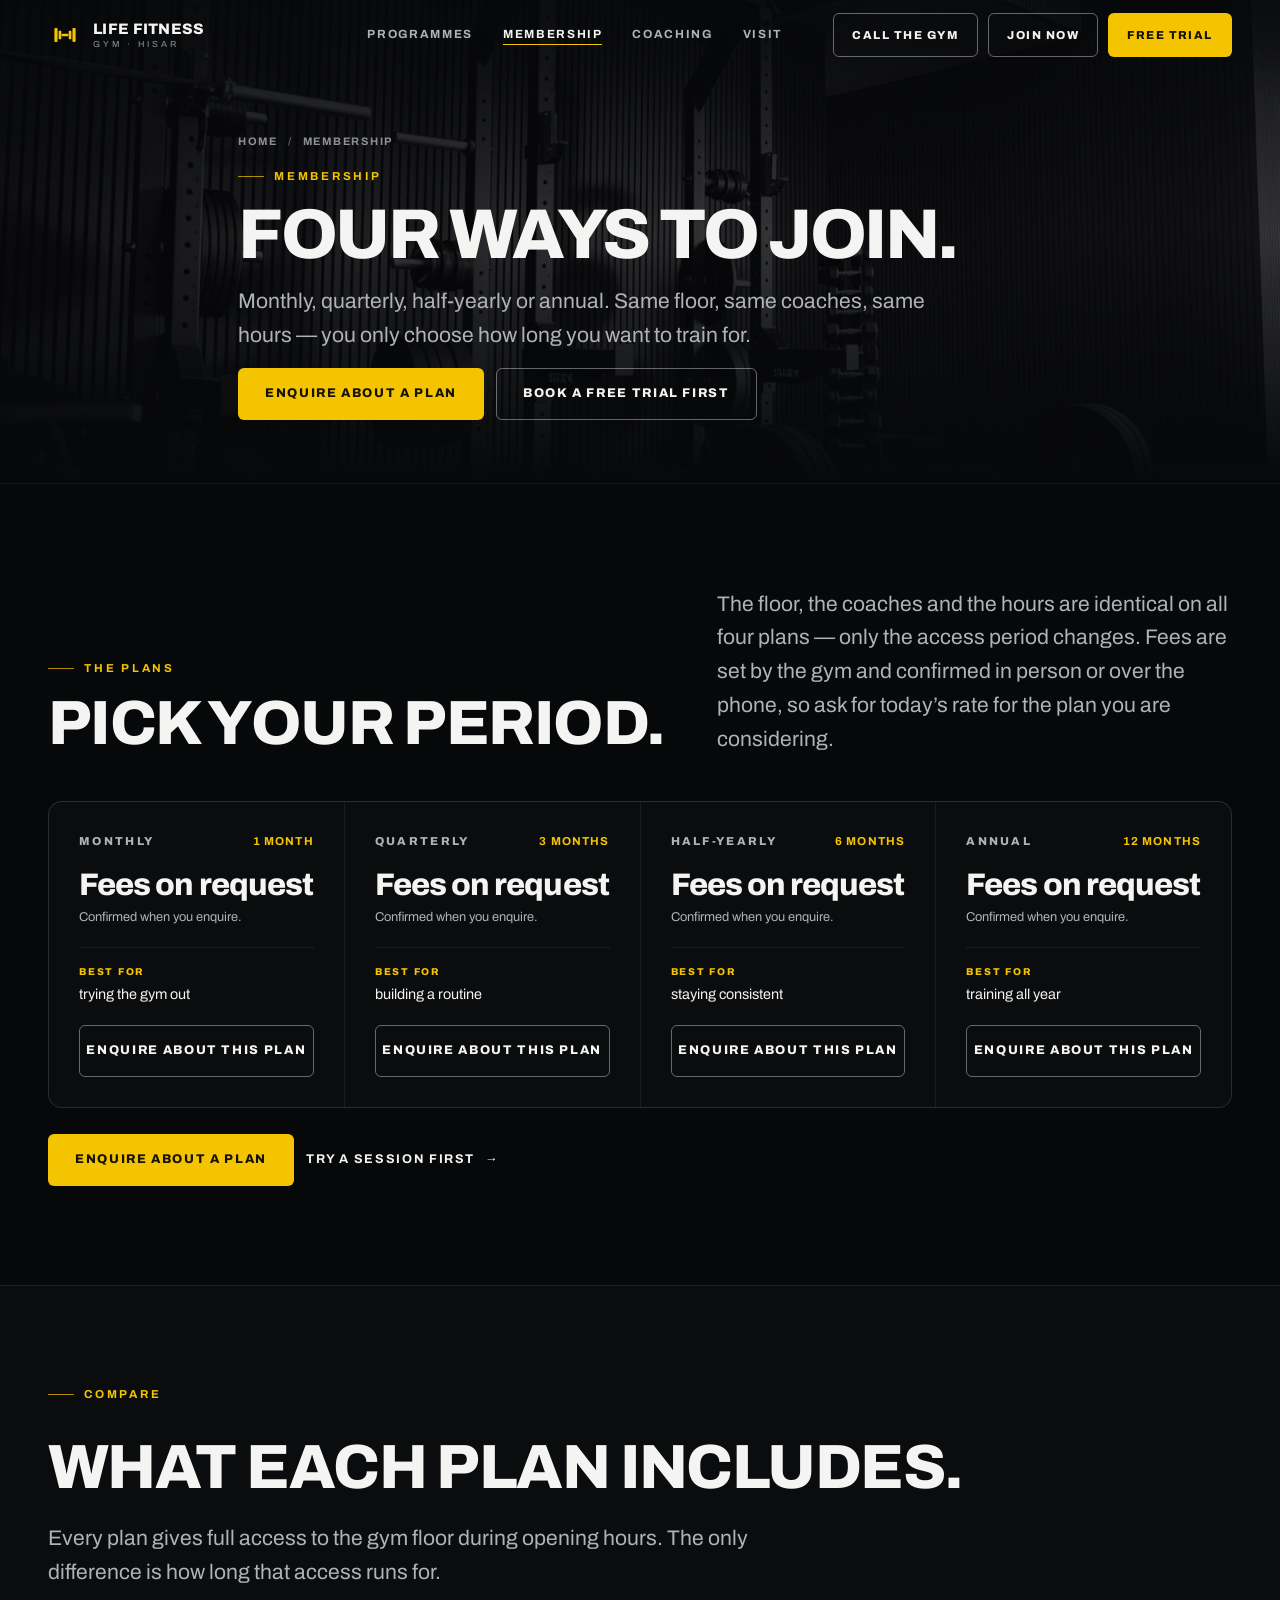
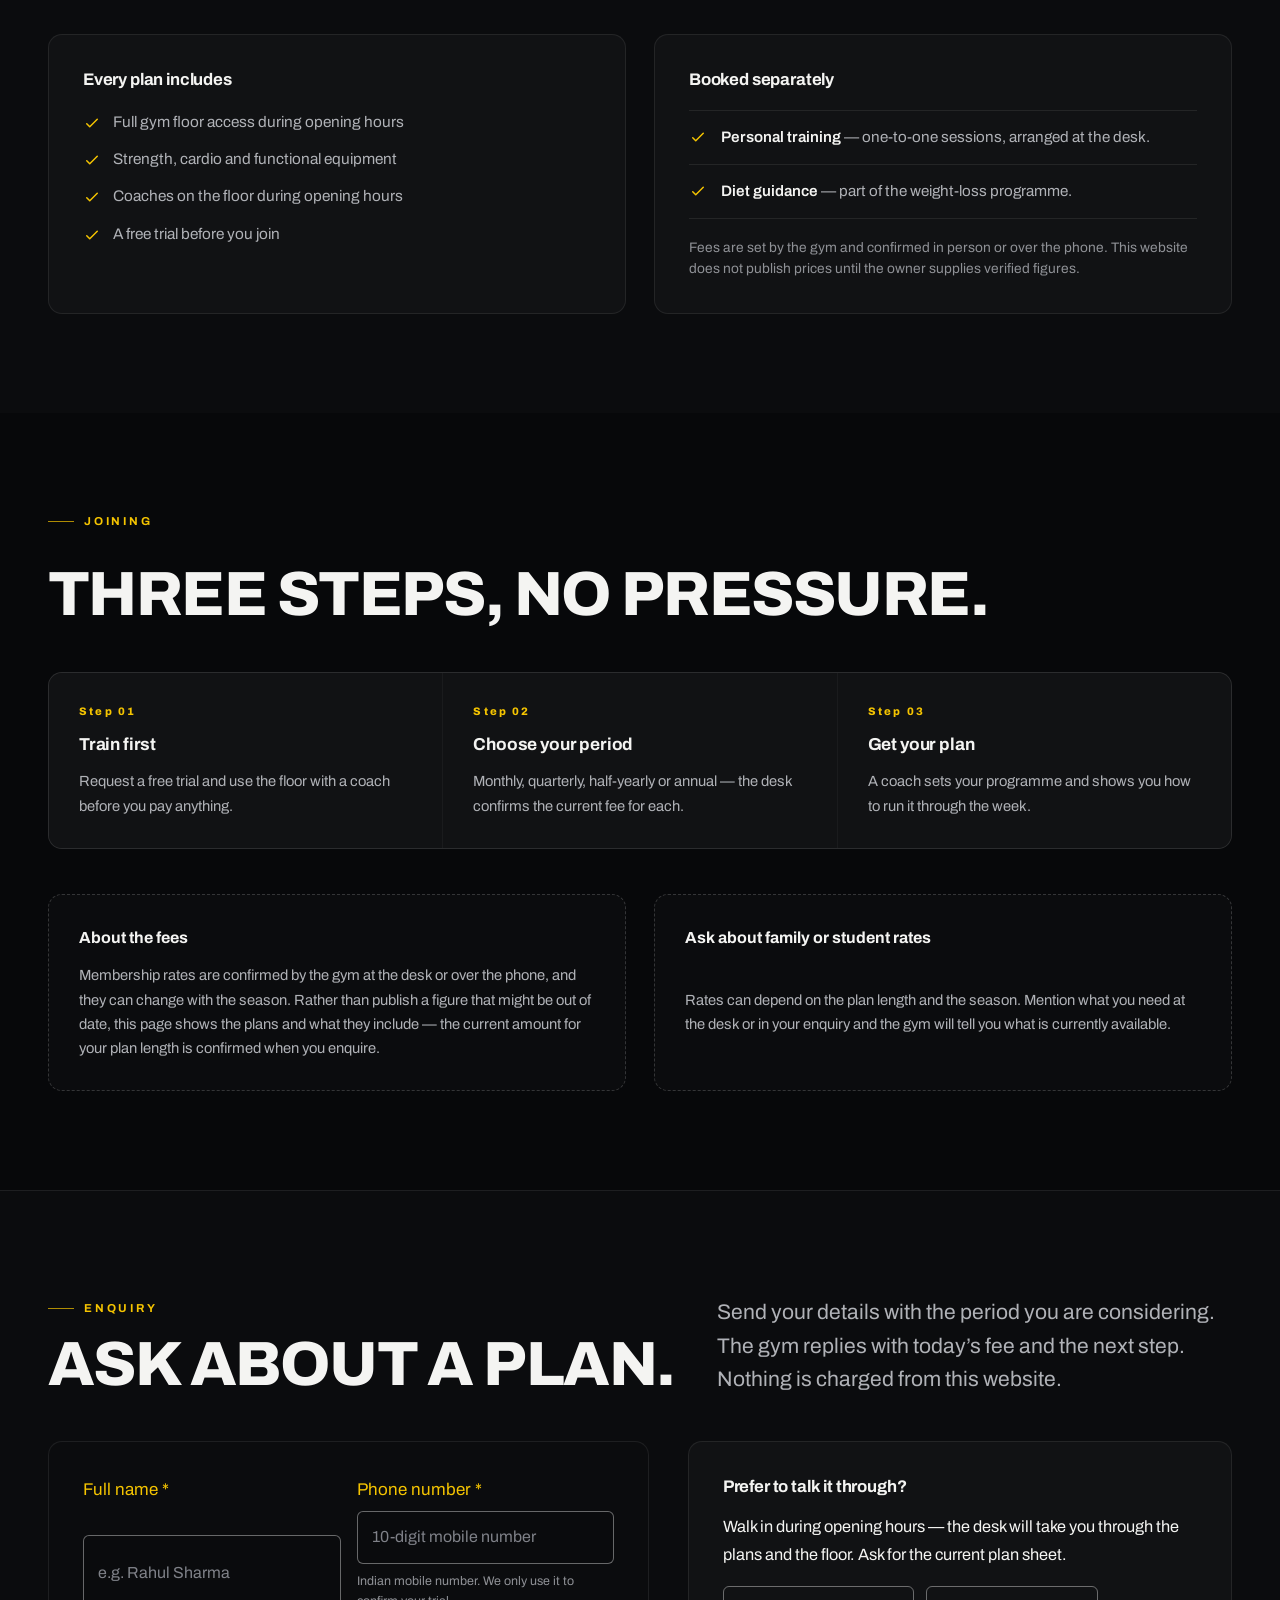
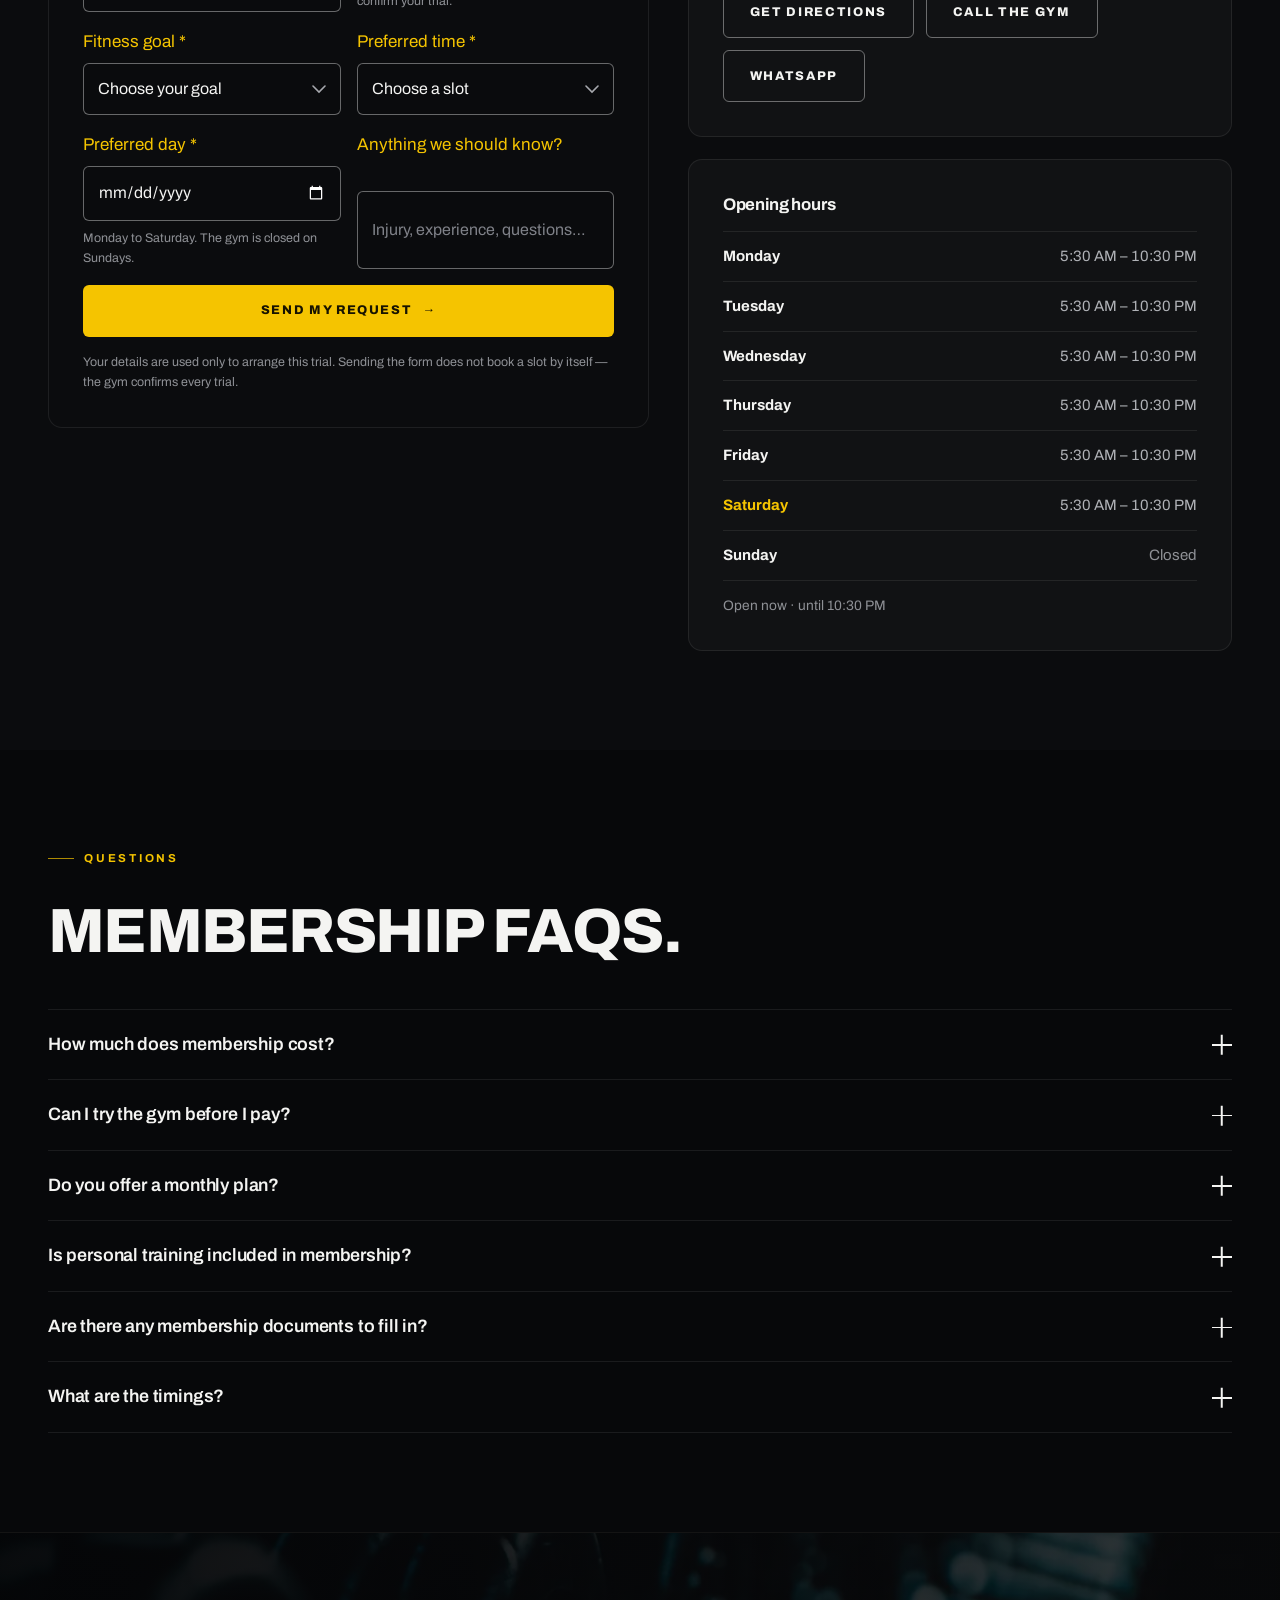
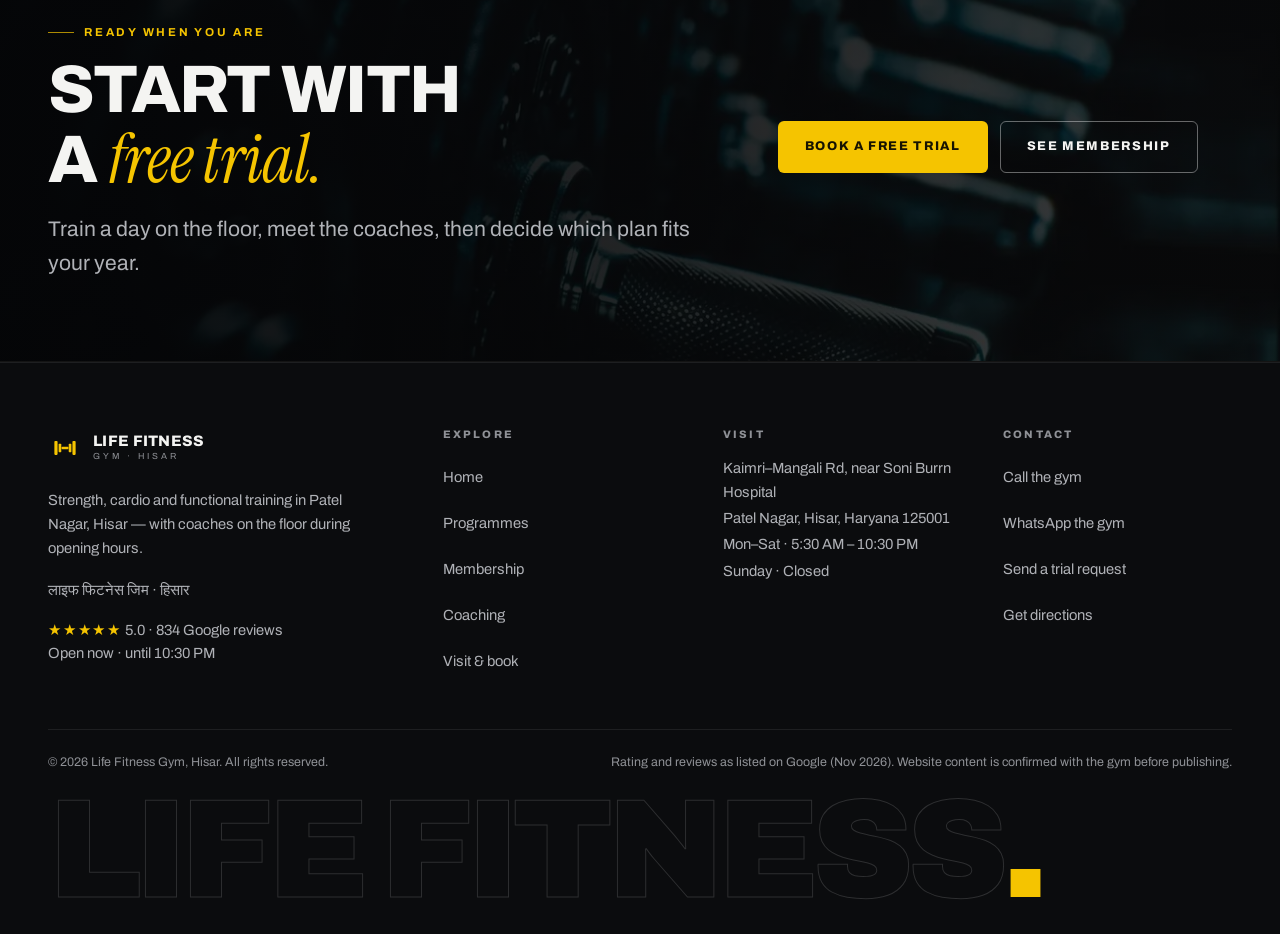
<file: membership.html>
<!doctype html>
<html lang="en-IN">
  <head>
    <meta charset="utf-8" />
    <meta name="viewport" content="width=device-width, initial-scale=1" />
    <script>
      /* Scripted, but content must never depend on a script that fails to
         arrive: if site.js has not booted in 1.5 s, reveal every section. */
      document.documentElement.classList.add("js");
      window.setTimeout(function () {
        if (!window.__lfRevealReady) {
          document.documentElement.classList.add("reveal-fallback");
        }
      }, 1500);
    </script>
    <title>Membership Plans in Hisar | Monthly, Quarterly, Half-yearly, Annual</title>
    <meta name="description" content="Monthly, quarterly, half-yearly and annual gym memberships at Life Fitness Gym, Patel Nagar, Hisar. Compare plans and ask about current fees." />
    <meta name="theme-color" content="#07080a" />
    <meta name="robots" content="index,follow" />
    <meta name="geo.region" content="IN-HR" />
    <meta name="geo.placename" content="Patel Nagar, Hisar, Haryana" />

    <meta property="og:type" content="website" />
    <meta property="og:site_name" content="Life Fitness Gym, Hisar" />
    <meta property="og:title" content="Membership plans at Life Fitness Gym, Hisar" />
    <meta property="og:description" content="Monthly, quarterly, half-yearly and annual plans with full floor access. Fees confirmed by the gym." />
    <meta property="og:image" content="og-image.jpg" />
    <meta property="og:image:width" content="1200" />
    <meta property="og:image:height" content="630" />
    <meta property="og:locale" content="en_IN" />
    <meta name="twitter:card" content="summary_large_image" />
    <meta name="twitter:title" content="Membership plans at Life Fitness Gym, Hisar" />
    <meta name="twitter:description" content="Monthly, quarterly, half-yearly and annual plans with full floor access. Fees confirmed by the gym." />
    <meta name="twitter:image" content="og-image.jpg" />

    <link rel="icon" href="favicon.svg" type="image/svg+xml" />
    <link rel="icon" href="favicon-32.png" sizes="32x32" type="image/png" />
    <link rel="apple-touch-icon" href="apple-touch-icon.png" />
    <link rel="manifest" href="site.webmanifest" />
    <link rel="preload" href="assets/fonts/archivo-latin.woff2" as="font" type="font/woff2" crossorigin />
    <link rel="stylesheet" href="assets/css/main.css" />
    <script type="application/ld+json">
      {
        "@context": "https://schema.org",
        "@type": "FAQPage",
        "mainEntity": [
          {
            "@type": "Question",
            "name": "How much does membership cost?",
            "acceptedAnswer": { "@type": "Answer", "text": "Fees are set by the gym and confirmed at the desk or over the phone. Ask for the current plan sheet for monthly, quarterly, half-yearly and annual rates." }
          },
          {
            "@type": "Question",
            "name": "Can I try the gym before I pay?",
            "acceptedAnswer": { "@type": "Answer", "text": "Yes. Request a free trial and train a session with a coach on the floor before paying anything." }
          },
          {
            "@type": "Question",
            "name": "What are the timings?",
            "acceptedAnswer": { "@type": "Answer", "text": "Monday to Saturday, 5:30 AM to 10:30 PM. The gym is closed on Sundays." }
          }
        ]
      }
    </script>
  </head>

  <body>
    <a class="skip-link" href="#main">Skip to content</a>
    <div class="progress" aria-hidden="true"><i data-progress></i></div>

    <noscript>
          <nav class="nojs-nav" aria-label="Pages">
            <div class="container nojs-nav__inner">
              <a href="index.html">Home</a>
              <a href="programmes.html">Programmes</a>
              <a href="membership.html">Membership</a>
              <a href="coaching.html">Coaching</a>
              <a href="contact.html">Visit &amp; book</a>
              <a class="nojs-nav__cta" href="contact.html#book">Book a free trial</a>
            </div>
          </nav>
    </noscript>

    <header class="site-header" data-header>
      <div class="container site-header__inner">
        <a class="logo" href="index.html" aria-label="Life Fitness Gym, Hisar — home">
          <svg class="logo__mark" viewBox="0 0 64 64" aria-hidden="true" focusable="false">
            <rect x="12" y="19" width="6" height="26" rx="1.5" fill="currentColor" />
            <rect x="20" y="24" width="5" height="16" rx="1.2" fill="currentColor" />
            <rect x="25.5" y="29.5" width="13" height="5" rx="1.5" fill="currentColor" />
            <rect x="39" y="24" width="5" height="16" rx="1.2" fill="currentColor" />
            <rect x="46" y="19" width="6" height="26" rx="1.5" fill="currentColor" />
          </svg>
          <span class="logo__type">
            <span class="logo__name">Life Fitness</span>
            <span class="logo__sub">Gym · Hisar</span>
          </span>
        </a>

        <nav class="nav" aria-label="Main navigation">
          <ul class="nav__list">
            <li><a class="nav__link" href="programmes.html">Programmes</a></li>
            <li><a class="nav__link" href="membership.html" aria-current="page">Membership</a></li>
            <li><a class="nav__link" href="coaching.html">Coaching</a></li>
            <li><a class="nav__link" href="contact.html">Visit</a></li>
          </ul>
        </nav>

        <div class="site-header__actions">
          <a class="btn btn--outline btn--sm" data-contact="call" hidden href="#">Call the gym</a>
          <a class="btn btn--outline btn--sm" href="membership.html#plans">Join now</a>
          <a class="btn btn--gold btn--sm" href="contact.html#book">Free trial</a>
        </div>

        <button class="nav-toggle" type="button" data-nav-toggle aria-expanded="false" aria-controls="drawer">
          <span class="nav-toggle__bars" aria-hidden="true"><i></i><i></i><i></i></span>
          Menu
        </button>
      </div>
    </header>
    <div class="drawer" id="drawer" data-drawer>
      <nav class="drawer__list" aria-label="Mobile navigation">
        <a href="index.html" class="drawer__link" style="--i: 0">Home <small>01</small></a>
        <a href="programmes.html" class="drawer__link" style="--i: 1">Programmes <small>02</small></a>
        <a href="membership.html" class="drawer__link" aria-current="page" style="--i: 2">Membership <small>03</small></a>
        <a href="coaching.html" class="drawer__link" style="--i: 3">Coaching <small>04</small></a>
        <a href="contact.html" class="drawer__link" style="--i: 4">Visit &amp; book <small>05</small></a>
      </nav>
      <div class="drawer__foot">
        <a class="btn btn--gold btn--block" href="contact.html#book">Book a free trial</a>
        <a class="btn btn--outline btn--block" href="membership.html#plans">Join now</a>
        <a class="btn btn--outline btn--block" data-contact="whatsapp" hidden href="#">WhatsApp the gym</a>
        <p class="drawer__meta">
          <span>Kaimri–Mangali Rd, Patel Nagar, Hisar</span>
          <span>Mon–Sat 5:30 AM – 10:30 PM · Sunday closed</span>
          <span data-open-status>Open now</span>
        </p>
      </div>
    </div>

    <main id="main">
      <section class="page-hero">
        <div class="page-hero__media" aria-hidden="true">
          <picture>
            <source type="image/webp" sizes="100vw" srcset="assets/img/lf_rack-800.webp 800w, assets/img/lf_rack-1300.webp 1300w, assets/img/lf_rack-1800.webp 1800w" />
            <img src="assets/img/lf_rack-1300.jpg" alt="" width="1800" height="1200" fetchpriority="high" decoding="async" />
          </picture>
        </div>
        <div class="page-hero__scrim" aria-hidden="true"></div>
        <div class="container page-hero__inner">
          <nav class="breadcrumb" aria-label="Breadcrumb">
            <a href="index.html">Home</a>
            <span aria-hidden="true">/</span>
            <span>Membership</span>
          </nav>
          <p class="eyebrow">Membership</p>
          <h1 class="h1">Four ways to join.</h1>
          <p class="lede">
            Monthly, quarterly, half-yearly or annual. Same floor, same coaches, same hours — you only
            choose how long you want to train for.
          </p>
          <div class="btns">
            <a class="btn btn--gold" href="#book">Enquire about a plan</a>
            <a class="btn btn--outline" href="contact.html#book">Book a free trial first</a>
          </div>
        </div>
      </section>

      <section class="section" id="plans">
        <div class="container">
          <div class="section-head section-head--split">
            <div class="rv">
              <p class="eyebrow">The plans</p>
              <h2 class="h2 mt-2">Pick your period.</h2>
            </div>
            <p class="lede rv" style="--d: 0.08s">
              The floor, the coaches and the hours are identical on all four plans — only the access
              period changes. Fees are set by the gym and confirmed in person or over the phone, so
              ask for today’s rate for the plan you are considering.
            </p>
          </div>

          <div class="plans">
            <article class="plan rv">
              <div class="plan__top">
                <span class="plan__name">Monthly</span>
                <span class="plan__period">1 month</span>
              </div>
              <p class="plan__price">
                <!-- EDIT: replace “Fees on request” with the gym's confirmed fee for the monthly plan. -->
                <b>Fees on request</b>
                <span>Confirmed when you enquire.</span>
              </p>
              <p class="plan__for"><span>Best for</span>trying the gym out</p>
              <div class="plan__foot">
                <a class="btn btn--outline btn--block" href="contact.html?plan=monthly#book">Enquire about this plan</a>
              </div>
            </article>
            <article class="plan rv" style="--d: 0.06s">
              <div class="plan__top">
                <span class="plan__name">Quarterly</span>
                <span class="plan__period">3 months</span>
              </div>
              <p class="plan__price">
                <!-- EDIT: replace “Fees on request” with the gym's confirmed fee for the quarterly plan. -->
                <b>Fees on request</b>
                <span>Confirmed when you enquire.</span>
              </p>
              <p class="plan__for"><span>Best for</span>building a routine</p>
              <div class="plan__foot">
                <a class="btn btn--outline btn--block" href="contact.html?plan=quarterly#book">Enquire about this plan</a>
              </div>
            </article>
            <article class="plan rv" style="--d: 0.12s">
              <div class="plan__top">
                <span class="plan__name">Half-yearly</span>
                <span class="plan__period">6 months</span>
              </div>
              <p class="plan__price">
                <!-- EDIT: replace “Fees on request” with the gym's confirmed fee for the half-yearly plan. -->
                <b>Fees on request</b>
                <span>Confirmed when you enquire.</span>
              </p>
              <p class="plan__for"><span>Best for</span>staying consistent</p>
              <div class="plan__foot">
                <a class="btn btn--outline btn--block" href="contact.html?plan=half-yearly#book">Enquire about this plan</a>
              </div>
            </article>
            <article class="plan rv" style="--d: 0.18s">
              <div class="plan__top">
                <span class="plan__name">Annual</span>
                <span class="plan__period">12 months</span>
              </div>
              <p class="plan__price">
                <!-- EDIT: replace “Fees on request” with the gym's confirmed fee for the annual plan. -->
                <b>Fees on request</b>
                <span>Confirmed when you enquire.</span>
              </p>
              <p class="plan__for"><span>Best for</span>training all year</p>
              <div class="plan__foot">
                <a class="btn btn--outline btn--block" href="contact.html?plan=annual#book">Enquire about this plan</a>
              </div>
            </article>
          </div>

          <div class="btns rv mt-4">
            <a class="btn btn--gold" href="#book">Enquire about a plan</a>
            <a class="link-arrow" href="contact.html#book">Try a session first <span aria-hidden="true">→</span></a>
          </div>
        </div>
      </section>

      <section class="section section--surface section--rule">
        <div class="container">
          <div class="section-head rv">
            <p class="eyebrow">Compare</p>
            <h2 class="h2 mt-2">What each plan includes.</h2>
            <p class="lede">
              Every plan gives full access to the gym floor during opening hours. The only difference
              is how long that access runs for.
            </p>
          </div>
          <div class="grid grid--2 rv">
            <div class="panel">
              <h3 class="subhead">Every plan includes</h3>
              <ul class="check-list mt-3">
                <li>
                  <svg viewBox="0 0 24 24" aria-hidden="true" fill="none" stroke="currentColor" stroke-width="2"><path d="M5 13l4 4L19 7" stroke-linecap="round" stroke-linejoin="round"/></svg>
                  <span>Full gym floor access during opening hours</span>
                </li>
                <li>
                  <svg viewBox="0 0 24 24" aria-hidden="true" fill="none" stroke="currentColor" stroke-width="2"><path d="M5 13l4 4L19 7" stroke-linecap="round" stroke-linejoin="round"/></svg>
                  <span>Strength, cardio and functional equipment</span>
                </li>
                <li>
                  <svg viewBox="0 0 24 24" aria-hidden="true" fill="none" stroke="currentColor" stroke-width="2"><path d="M5 13l4 4L19 7" stroke-linecap="round" stroke-linejoin="round"/></svg>
                  <span>Coaches on the floor during opening hours</span>
                </li>
                <li>
                  <svg viewBox="0 0 24 24" aria-hidden="true" fill="none" stroke="currentColor" stroke-width="2"><path d="M5 13l4 4L19 7" stroke-linecap="round" stroke-linejoin="round"/></svg>
                  <span>A free trial before you join</span>
                </li>
              </ul>
            </div>

            <div class="panel">
              <h3 class="subhead">Booked separately</h3>
              <ul class="fact-list mt-3">
                <li>
                  <svg viewBox="0 0 24 24" aria-hidden="true" fill="none" stroke="currentColor" stroke-width="2"><path d="M5 13l4 4L19 7" stroke-linecap="round" stroke-linejoin="round"/></svg>
                  <span><b>Personal training</b> — one-to-one sessions, arranged at the desk.</span>
                </li>
                <li>
                  <svg viewBox="0 0 24 24" aria-hidden="true" fill="none" stroke="currentColor" stroke-width="2"><path d="M5 13l4 4L19 7" stroke-linecap="round" stroke-linejoin="round"/></svg>
                  <span><b>Diet guidance</b> — part of the weight-loss programme.</span>
                </li>
              </ul>
              <p class="small mt-3">
                Fees are set by the gym and confirmed in person or over the phone. This website does
                not publish prices until the owner supplies verified figures.
              </p>
            </div>
          </div>
        </div>
      </section>

      <section class="section">
        <div class="container">
          <div class="section-head rv">
            <p class="eyebrow">Joining</p>
            <h2 class="h2 mt-2">Three steps, no pressure.</h2>
          </div>
          <ol class="steps">
            <li class="step rv">
              <span class="step__idx">Step 01</span>
              <h3>Train first</h3>
              <p>Request a free trial and use the floor with a coach before you pay anything.</p>
            </li>
            <li class="step rv">
              <span class="step__idx">Step 02</span>
              <h3>Choose your period</h3>
              <p>Monthly, quarterly, half-yearly or annual — the desk confirms the current fee for each.</p>
            </li>
            <li class="step rv">
              <span class="step__idx">Step 03</span>
              <h3>Get your plan</h3>
              <p>A coach sets your programme and shows you how to run it through the week.</p>
            </li>
          </ol>

          <div class="grid grid--2 mt-5">
            <div class="note-panel rv">
              <h3>About the fees</h3>
              <p>
                Membership rates are confirmed by the gym at the desk or over the phone, and they can
                change with the season. Rather than publish a figure that might be out of date, this
                page shows the plans and what they include — the current amount for your plan length
                is confirmed when you enquire.
              </p>
            </div>
            <div class="note-panel rv" style="--d: 0.06s">
              <h3>Ask about family or student rates</h3>
              <p>
                Rates can depend on the plan length and the season. Mention what you need at the desk
                or in your enquiry and the gym will tell you what is currently available.
              </p>
            </div>
          </div>
        </div>
      </section>

      <section class="section section--surface section--rule" id="book">
        <div class="container">
          <div class="section-head section-head--split">
            <div class="rv">
              <p class="eyebrow">Enquiry</p>
              <h2 class="h2 mt-2">Ask about a plan.</h2>
            </div>
            <p class="lede rv" style="--d: 0.08s">
              Send your details with the period you are considering. The gym replies with today’s fee
              and the next step. Nothing is charged from this website.
            </p>
          </div>

          <div class="booking">
            <div class="panel panel--form rv">
              <form class="form" data-form novalidate>
                <div class="form__row form__row--2">
                  <div class="field">
                    <label for="name">Full name <span class="req" aria-hidden="true">*</span></label>
                    <input id="name" name="name" type="text" autocomplete="name" data-label="Name" required placeholder="e.g. Rahul Sharma" />
                    <p class="field__error" role="alert" hidden></p>
                  </div>
                  <div class="field">
                    <label for="phone">Phone number <span class="req" aria-hidden="true">*</span></label>
                    <input id="phone" name="phone" type="tel" inputmode="tel" autocomplete="tel" data-label="Phone" data-rule="phone" required placeholder="10-digit mobile number" />
                    <p class="field__hint">Indian mobile number. We only use it to confirm your trial.</p>
                    <p class="field__error" role="alert" hidden></p>
                  </div>
                </div>

                <div class="form__row form__row--2">
                  <div class="field">
                    <label for="goal">Fitness goal <span class="req" aria-hidden="true">*</span></label>
                    <select id="goal" name="goal" data-label="Goal" required>
                      <option value="">Choose your goal</option>
                      <option>Weight loss</option>
                      <option>Muscle building</option>
                      <option>Strength training</option>
                      <option>Personal training</option>
                      <option>General fitness</option>
                      <option>Not sure yet</option>
                    </select>
                    <p class="field__error" role="alert" hidden></p>
                  </div>
                  <div class="field">
                    <label for="time">Preferred time <span class="req" aria-hidden="true">*</span></label>
                    <select id="time" name="time" data-label="Preferred time" required>
                      <option value="">Choose a slot</option>
                      <option>Morning · 5:30 – 10:00 AM</option>
                      <option>Midday · 10:00 AM – 4:00 PM</option>
                      <option>Evening · 4:00 – 10:30 PM</option>
                    </select>
                    <p class="field__error" role="alert" hidden></p>
                  </div>
                </div>

                <div class="form__row form__row--2">
                  <div class="field">
                    <label for="date">Preferred day <span class="req" aria-hidden="true">*</span></label>
                    <input id="date" name="date" type="date" data-label="Preferred day" required />
                    <p class="field__hint">Monday to Saturday. The gym is closed on Sundays.</p>
                    <p class="field__error" role="alert" hidden></p>
                  </div>
                  <div class="field">
                    <label for="note">Anything we should know?</label>
                    <input id="note" name="note" type="text" data-label="Note" placeholder="Injury, experience, questions…" />
                    <p class="field__error" role="alert" hidden></p>
                  </div>
                </div>

                <input class="hp" type="text" name="company" tabindex="-1" autocomplete="off" aria-hidden="true" />
                <button class="btn btn--gold" type="submit" data-label="Send my request">
                  <span data-submit-text>Send my request</span>
                  <span aria-hidden="true">→</span>
                </button>
                <p class="form__note">
                  Your details are used only to arrange this trial. Sending the form does not book a
                  slot by itself — the gym confirms every trial.
                </p>
                <p class="form__note" data-form-opened-note hidden>
                  Instant WhatsApp is not connected yet: this site has no gym phone number on file.
                  The form will prepare your request so you can share it with the gym and confirm your
                  slot.
                </p>
                <noscript>
                <p class="form__note">
                  JavaScript is off, so this form cannot prepare a request. The address, hours and
                  map are still on the <a href="contact.html">visit page</a>.
                </p>
              </noscript>
              <div class="status" data-form-status role="status" aria-live="polite" hidden></div>
              </form>
            </div>
            <div class="rv stack-4" style="--d: 0.08s">
              <div class="panel">
                <h3 class="subhead">Prefer to talk it through?</h3>
                <p class="info-value mt-2">
                  Walk in during opening hours — the desk will take you through the plans and the
                  floor. Ask for the current plan sheet.
                </p>
                <div class="btns mt-3">
                  <a class="btn btn--outline" href="https://www.google.com/maps/dir/?api=1&amp;destination=29.1354618,75.7211909" target="_blank" rel="noopener">Get directions</a>
                  <a class="btn btn--outline" data-contact="call" hidden href="#">Call the gym</a>
                  <a class="btn btn--outline" data-contact="whatsapp" hidden href="#">WhatsApp</a>
                </div>
              </div>
              <div class="panel">
                <h3 class="subhead">Opening hours</h3>
                <div class="hours mt-2">
                  <div class="hours__row" data-hours-row data-day="mon"><b>Monday</b><span>5:30 AM – 10:30 PM <span class="hours__badge" data-today-badge hidden>Today</span></span></div>
                  <div class="hours__row" data-hours-row data-day="tue"><b>Tuesday</b><span>5:30 AM – 10:30 PM</span></div>
                  <div class="hours__row" data-hours-row data-day="wed"><b>Wednesday</b><span>5:30 AM – 10:30 PM</span></div>
                  <div class="hours__row" data-hours-row data-day="thu"><b>Thursday</b><span>5:30 AM – 10:30 PM</span></div>
                  <div class="hours__row" data-hours-row data-day="fri"><b>Friday</b><span>5:30 AM – 10:30 PM</span></div>
                  <div class="hours__row" data-hours-row data-day="sat"><b>Saturday</b><span>5:30 AM – 10:30 PM</span></div>
                  <div class="hours__row is-closed" data-hours-row data-day="sun"><b>Sunday</b><span>Closed</span></div>
                </div>
                <p data-open-status class="small mt-2">Open now</p>
              </div>
            </div>
          </div>
        </div>
      </section>

      <section class="section">
        <div class="container">
          <div class="section-head rv">
            <p class="eyebrow">Questions</p>
            <h2 class="h2 mt-2">Membership FAQs.</h2>
          </div>
          <div class="faq rv">
            <details>
              <summary>How much does membership cost? <span class="faq__icon" aria-hidden="true"></span></summary>
              <div class="faq__body">
Fees are set by the gym and confirmed at the desk or over the phone. Ask for the current
                plan sheet when you visit, or send a request and the team will tell you today’s rates
                for monthly, quarterly, half-yearly and annual plans.
              </div>
            </details>
            <details>
              <summary>Can I try the gym before I pay? <span class="faq__icon" aria-hidden="true"></span></summary>
              <div class="faq__body">
Yes — request a free trial and train a session with the coach on the floor. Nothing is
                charged and nothing is booked until the gym confirms your slot.
              </div>
            </details>
            <details>
              <summary>Do you offer a monthly plan? <span class="faq__icon" aria-hidden="true"></span></summary>
              <div class="faq__body">
Yes. Monthly, quarterly, half-yearly and annual plans are listed above. The longer plans simply
                give you a longer access period — the gym confirms which one makes sense for you.
              </div>
            </details>
            <details>
              <summary>Is personal training included in membership? <span class="faq__icon" aria-hidden="true"></span></summary>
              <div class="faq__body">
Personal training is a separate service booked with a coach, so it is not included in the
                plan fees. Ask at the desk for coach availability and charges.
              </div>
            </details>
            <details>
              <summary>Are there any membership documents to fill in? <span class="faq__icon" aria-hidden="true"></span></summary>
              <div class="faq__body">
The gym will take your basic details at the desk when you join. Bring an ID and a mobile
                number you answer — everything else is done in person.
              </div>
            </details>
            <details>
              <summary>What are the timings? <span class="faq__icon" aria-hidden="true"></span></summary>
              <div class="faq__body">
Monday to Saturday, 5:30 AM – 10:30 PM. The gym is closed on Sundays.
              </div>
            </details>
          </div>
        </div>
      </section>

      <section class="cta-band">
        <div class="cta-band__media" aria-hidden="true">
          <picture>
            <source type="image/webp" sizes="100vw" srcset="assets/img/lf_dumbbells-800.webp 800w, assets/img/lf_dumbbells-1300.webp 1300w, assets/img/lf_dumbbells-1800.webp 1800w" />
            <img src="assets/img/lf_dumbbells-1300.jpg" alt="" width="1300" height="841" loading="lazy" decoding="async" />
          </picture>
        </div>
        <div class="cta-band__scrim" aria-hidden="true"></div>
        <div class="container cta-band__inner">
          <div class="rv">
            <p class="eyebrow">Ready when you are</p>
            <h2 class="h2 cta-band__title mt-2">
              Start with a <span class="serif gold">free trial.</span>
            </h2>
            <p class="lede mt-3">Train a day on the floor, meet the coaches, then decide which plan fits your year.</p>
          </div>
          <div class="btns rv" style="--d: 0.08s">
            <a class="btn btn--gold" href="contact.html#book">Book a free trial</a>
            <a class="btn btn--outline" href="membership.html">See membership</a>
          </div>
        </div>
      </section>
    </main>

    <footer class="site-footer">
      <div class="container">
        <div class="footer-grid">
          <div class="footer-brand">
            <a class="logo" href="index.html" aria-label="Life Fitness Gym, Hisar — home">
              <svg class="logo__mark" viewBox="0 0 64 64" aria-hidden="true" focusable="false">
            <rect x="12" y="19" width="6" height="26" rx="1.5" fill="currentColor" />
            <rect x="20" y="24" width="5" height="16" rx="1.2" fill="currentColor" />
            <rect x="25.5" y="29.5" width="13" height="5" rx="1.5" fill="currentColor" />
            <rect x="39" y="24" width="5" height="16" rx="1.2" fill="currentColor" />
            <rect x="46" y="19" width="6" height="26" rx="1.5" fill="currentColor" />
          </svg>
              <span class="logo__type">
                <span class="logo__name">Life Fitness</span>
                <span class="logo__sub">Gym · Hisar</span>
              </span>
            </a>
            <p>
              Strength, cardio and functional training in Patel Nagar, Hisar — with coaches on the floor during opening hours.
            </p>
            <p class="small" lang="hi">लाइफ फिटनेस जिम · हिसार</p>
            <p class="small">
              <span class="stars" aria-hidden="true">★★★★★</span> 5.0 · 834 Google reviews<br />
              <span data-open-status>Open now</span>
            </p>
          </div>

          <div class="footer-col">
            <h2>Explore</h2>
            <ul>
              <li><a href="index.html">Home</a></li>
              <li><a href="programmes.html">Programmes</a></li>
              <li><a href="membership.html">Membership</a></li>
              <li><a href="coaching.html">Coaching</a></li>
              <li><a href="contact.html">Visit &amp; book</a></li>
            </ul>
          </div>

          <div class="footer-col">
            <h2>Visit</h2>
            <ul>
              <li>Kaimri–Mangali Rd, near Soni Burrn Hospital</li>
              <li>Patel Nagar, Hisar, Haryana 125001</li>
              <li>Mon–Sat · 5:30 AM – 10:30 PM</li>
              <li>Sunday · Closed</li>
            </ul>
          </div>

          <div class="footer-col">
            <h2>Contact</h2>
            <ul>
              <li><a data-contact="call" hidden href="#">Call the gym</a></li>
              <li><a data-contact="whatsapp" hidden href="#">WhatsApp the gym</a></li>
              <li><a href="contact.html#book">Send a trial request</a></li>
              <li><a href="https://www.google.com/maps/dir/?api=1&amp;destination=29.1354618,75.7211909" target="_blank" rel="noopener">Get directions</a></li>
            </ul>
          </div>
        </div>

        <div class="footer-meta">
          <p>© <span data-year>2026</span> Life Fitness Gym, Hisar. All rights reserved.</p>
          <p>Rating and reviews as listed on Google (Nov 2026). Website content is confirmed with the gym before publishing.</p>
        </div>
      </div>
      <div class="footer-wordmark" aria-hidden="true">Life Fitness<span>.</span></div>
    </footer>
    <div class="actionbar" data-actionbar>
      <a class="btn btn--gold" href="contact.html#book">Free trial</a>
      <a class="btn btn--outline" data-contact="whatsapp" hidden href="#">WhatsApp</a>
      <a class="btn btn--outline" href="https://www.google.com/maps/dir/?api=1&amp;destination=29.1354618,75.7211909" target="_blank" rel="noopener">Directions</a>
    </div>

    <script src="assets/js/business.js" defer></script>
    <script src="assets/js/site.js" defer></script>
  </body>
</html>
</file>
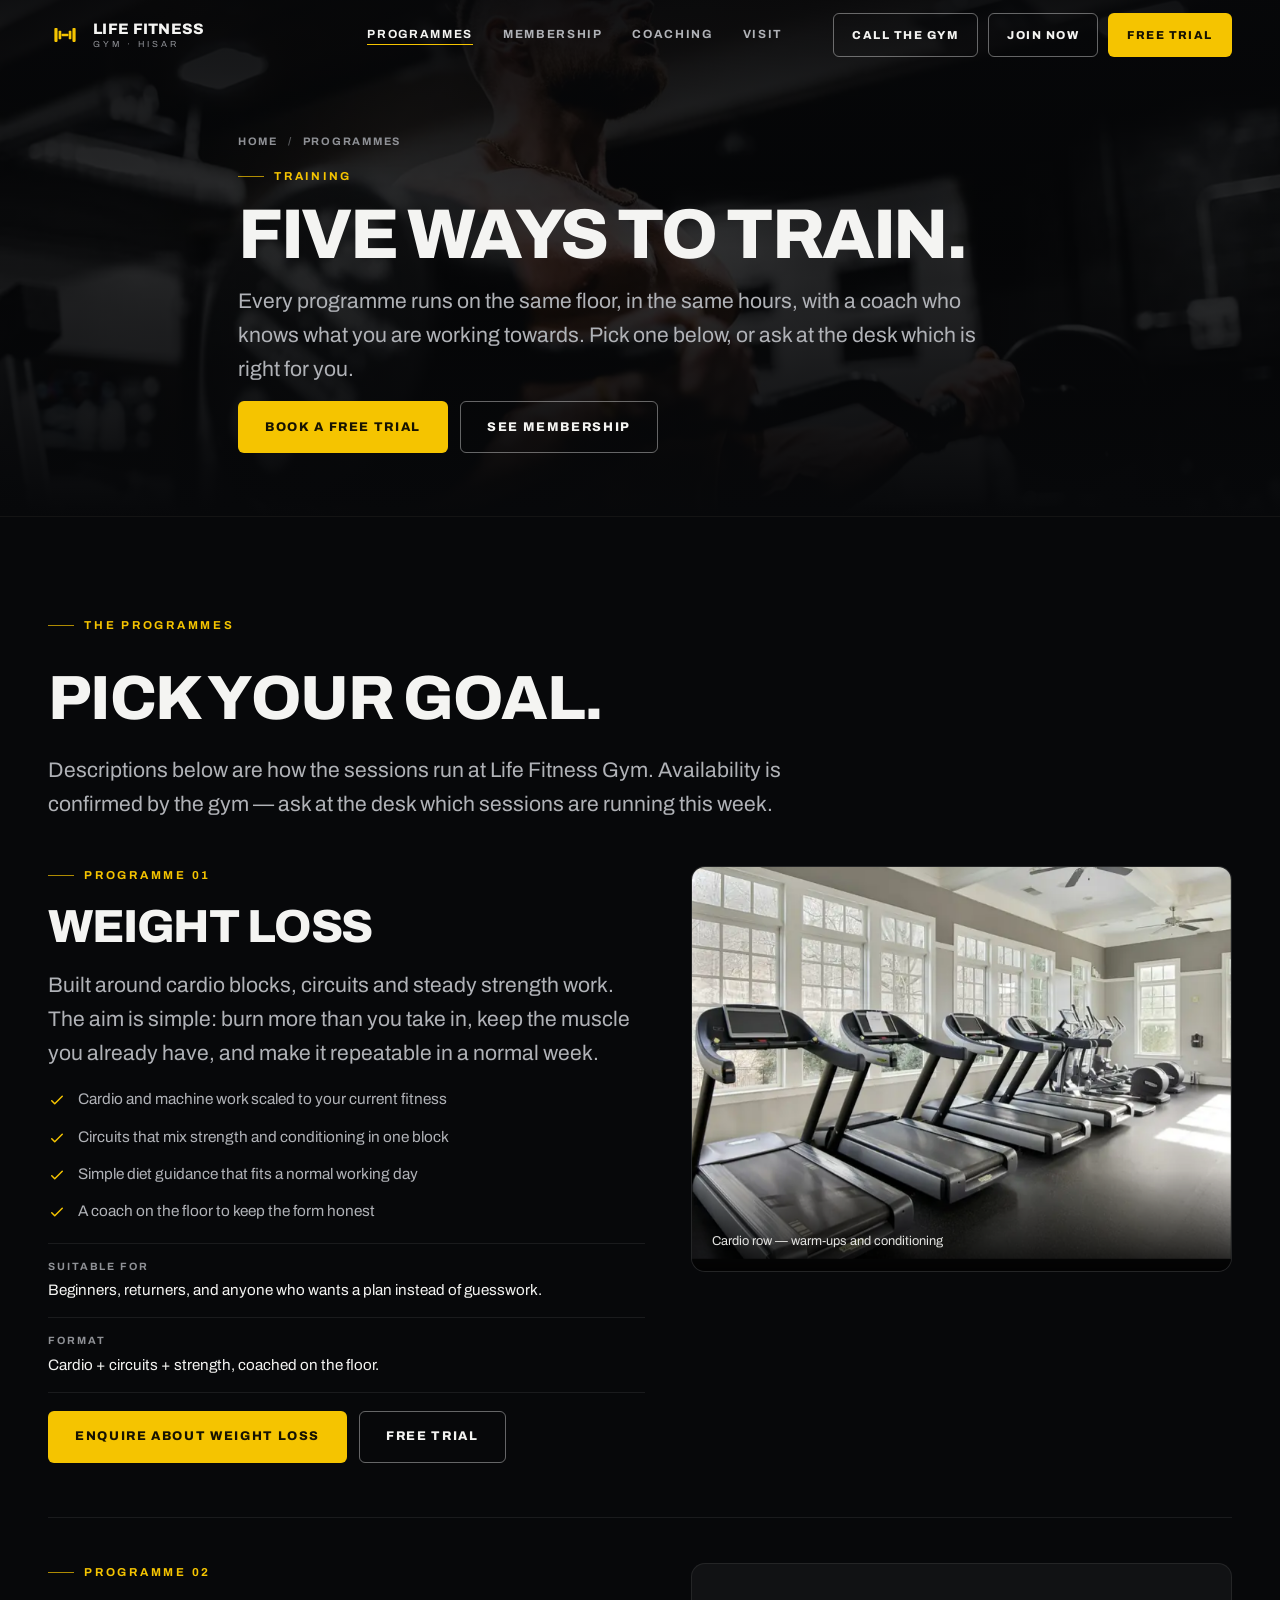
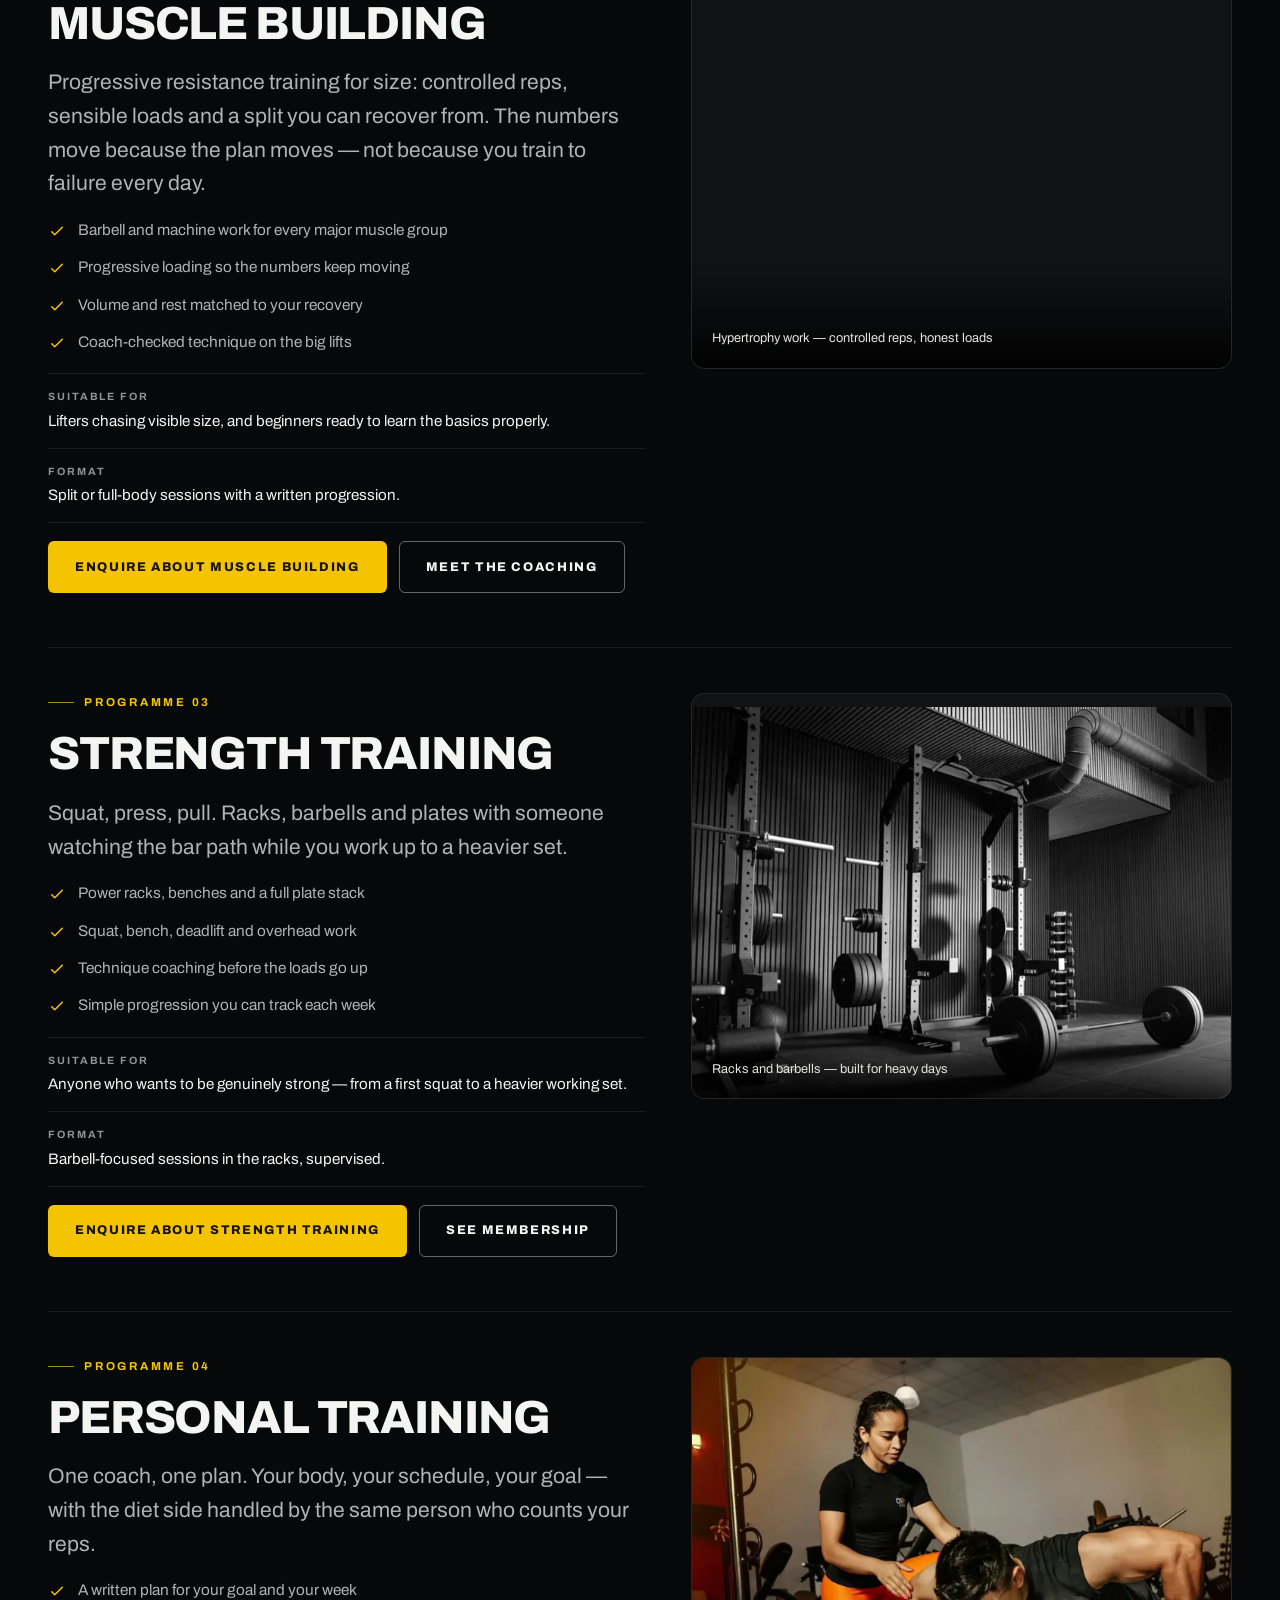
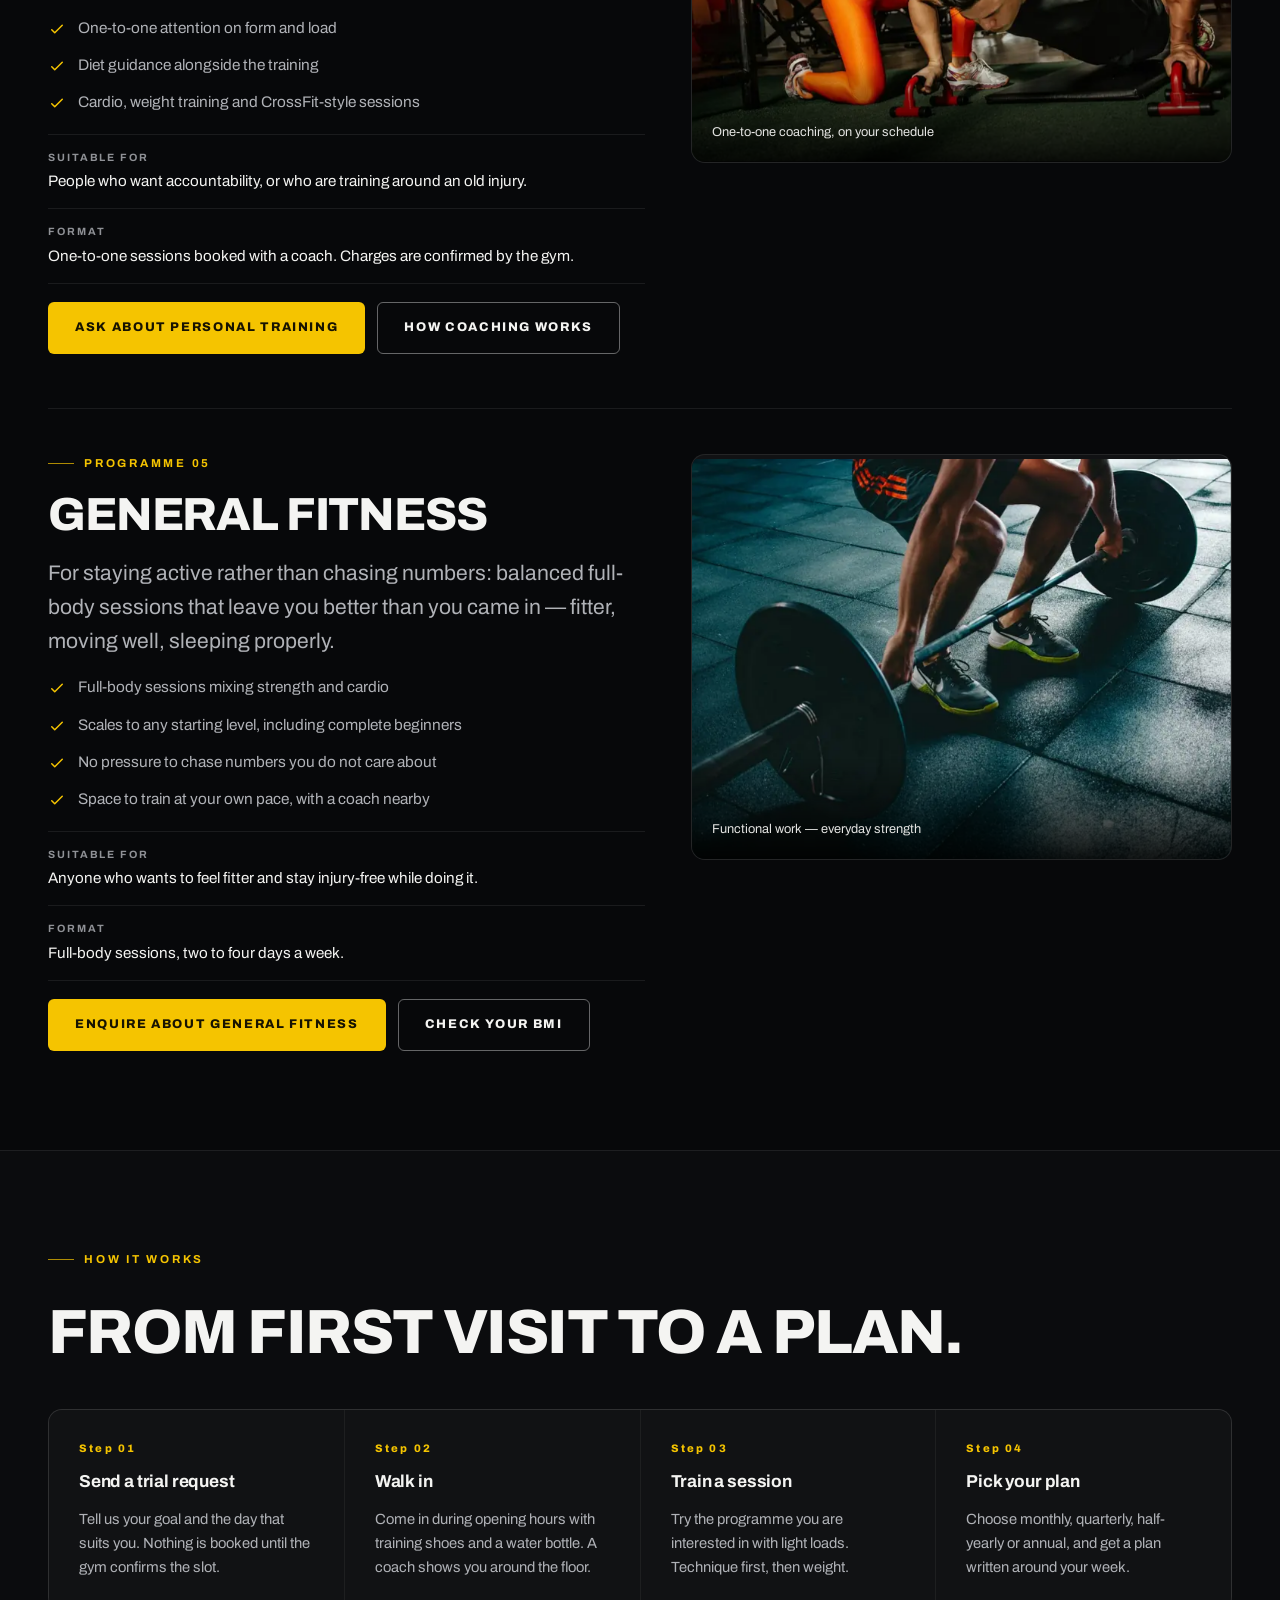
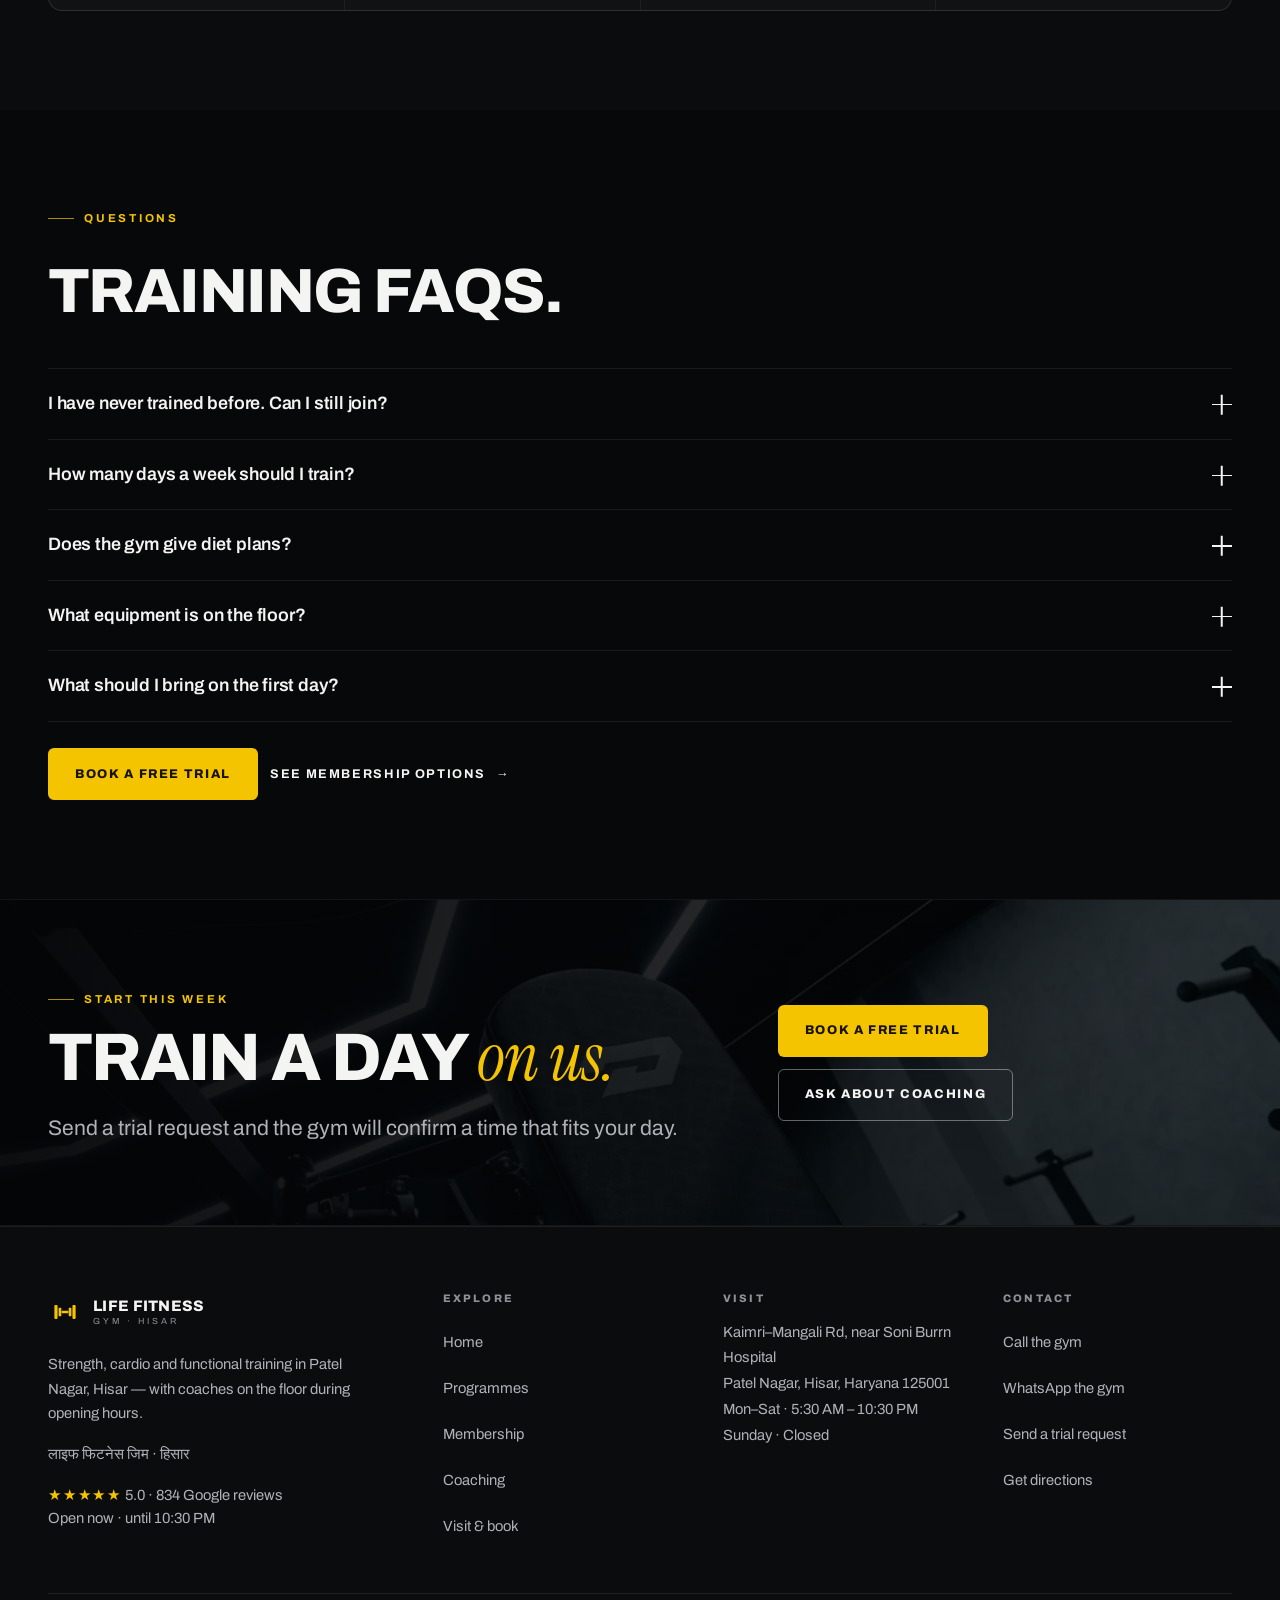
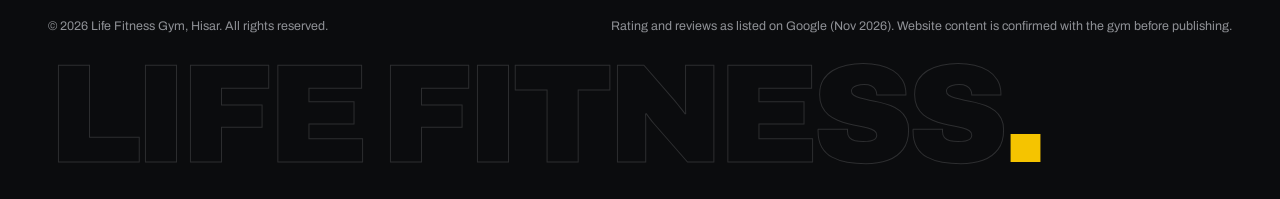
<file: programmes.html>
<!doctype html>
<html lang="en-IN">
  <head>
    <meta charset="utf-8" />
    <meta name="viewport" content="width=device-width, initial-scale=1" />
    <script>
      /* Scripted, but content must never depend on a script that fails to
         arrive: if site.js has not booted in 1.5 s, reveal every section. */
      document.documentElement.classList.add("js");
      window.setTimeout(function () {
        if (!window.__lfRevealReady) {
          document.documentElement.classList.add("reveal-fallback");
        }
      }, 1500);
    </script>
    <title>Training Programmes in Hisar | Weight Loss, Muscle, Strength &amp; PT</title>
    <meta
      name="description"
      content="Weight loss, muscle building, strength training, personal training and general fitness at Life Fitness Gym, Patel Nagar, Hisar. Book a free trial."
    />
    <meta name="theme-color" content="#07080a" />
    <meta name="robots" content="index,follow" />
    <meta name="geo.region" content="IN-HR" />
    <meta name="geo.placename" content="Patel Nagar, Hisar, Haryana" />

    <meta property="og:type" content="website" />
    <meta property="og:site_name" content="Life Fitness Gym, Hisar" />
    <meta property="og:title" content="Training programmes at Life Fitness Gym, Hisar" />
    <meta
      property="og:description"
      content="Weight loss, muscle building, strength training, personal training and general fitness — coach-led on the floor at Life Fitness Gym, Patel Nagar, Hisar."
    />
    <meta property="og:image" content="og-image.jpg" />
    <meta property="og:image:width" content="1200" />
    <meta property="og:image:height" content="630" />
    <meta property="og:locale" content="en_IN" />
    <meta name="twitter:card" content="summary_large_image" />
    <meta name="twitter:title" content="Training programmes at Life Fitness Gym, Hisar" />
    <meta name="twitter:description" content="Five coach-led ways to train in Patel Nagar, Hisar. Book a free trial." />
    <meta name="twitter:image" content="og-image.jpg" />

    <link rel="icon" href="favicon.svg" type="image/svg+xml" />
    <link rel="icon" href="favicon-32.png" sizes="32x32" type="image/png" />
    <link rel="apple-touch-icon" href="apple-touch-icon.png" />
    <link rel="manifest" href="site.webmanifest" />
    <link rel="preload" href="assets/fonts/archivo-latin.woff2" as="font" type="font/woff2" crossorigin />
    <link rel="stylesheet" href="assets/css/main.css" />

    <script type="application/ld+json">
      {
        "@context": "https://schema.org",
        "@type": "ItemList",
        "name": "Training programmes at Life Fitness Gym, Hisar",
        "itemListElement": [
          { "@type": "ListItem", "position": 1, "name": "Weight loss", "description": "Cardio, circuits and simple diet guidance for fat loss." },
          { "@type": "ListItem", "position": 2, "name": "Muscle building", "description": "Progressive hypertrophy training built around the main lifts." },
          { "@type": "ListItem", "position": 3, "name": "Strength training", "description": "Barbell work in racks with technique coaching." },
          { "@type": "ListItem", "position": 4, "name": "Personal training", "description": "One-to-one coaching with a written plan and diet guidance." },
          { "@type": "ListItem", "position": 5, "name": "General fitness", "description": "Balanced full-body sessions for everyday fitness." }
        ]
      }
    </script>
  </head>

  <body>
    <a class="skip-link" href="#main">Skip to content</a>
    <div class="progress" aria-hidden="true"><i data-progress></i></div>

    <noscript>
          <nav class="nojs-nav" aria-label="Pages">
            <div class="container nojs-nav__inner">
              <a href="index.html">Home</a>
              <a href="programmes.html">Programmes</a>
              <a href="membership.html">Membership</a>
              <a href="coaching.html">Coaching</a>
              <a href="contact.html">Visit &amp; book</a>
              <a class="nojs-nav__cta" href="contact.html#book">Book a free trial</a>
            </div>
          </nav>
    </noscript>

    <header class="site-header" data-header>
      <div class="container site-header__inner">
        <a class="logo" href="index.html" aria-label="Life Fitness Gym, Hisar — home">
          <svg class="logo__mark" viewBox="0 0 64 64" aria-hidden="true" focusable="false">
            <rect x="12" y="19" width="6" height="26" rx="1.5" fill="currentColor" />
            <rect x="20" y="24" width="5" height="16" rx="1.2" fill="currentColor" />
            <rect x="25.5" y="29.5" width="13" height="5" rx="1.5" fill="currentColor" />
            <rect x="39" y="24" width="5" height="16" rx="1.2" fill="currentColor" />
            <rect x="46" y="19" width="6" height="26" rx="1.5" fill="currentColor" />
          </svg>
          <span class="logo__type">
            <span class="logo__name">Life Fitness</span>
            <span class="logo__sub">Gym · Hisar</span>
          </span>
        </a>

        <nav class="nav" aria-label="Main navigation">
          <ul class="nav__list">
            <li><a class="nav__link" href="programmes.html" aria-current="page">Programmes</a></li>
            <li><a class="nav__link" href="membership.html">Membership</a></li>
            <li><a class="nav__link" href="coaching.html">Coaching</a></li>
            <li><a class="nav__link" href="contact.html">Visit</a></li>
          </ul>
        </nav>

        <div class="site-header__actions">
          <a class="btn btn--outline btn--sm" data-contact="call" hidden href="#">Call the gym</a>
          <a class="btn btn--outline btn--sm" href="membership.html#plans">Join now</a>
          <a class="btn btn--gold btn--sm" href="contact.html#book">Free trial</a>
        </div>

        <button class="nav-toggle" type="button" data-nav-toggle aria-expanded="false" aria-controls="drawer">
          <span class="nav-toggle__bars" aria-hidden="true"><i></i><i></i><i></i></span>
          Menu
        </button>
      </div>
    </header>

    <div class="drawer" id="drawer" data-drawer>
      <nav class="drawer__list" aria-label="Mobile navigation">
        <a href="index.html" class="drawer__link" style="--i: 0">Home <small>01</small></a>
        <a href="programmes.html" class="drawer__link" aria-current="page" style="--i: 1">Programmes <small>02</small></a>
        <a href="membership.html" class="drawer__link" style="--i: 2">Membership <small>03</small></a>
        <a href="coaching.html" class="drawer__link" style="--i: 3">Coaching <small>04</small></a>
        <a href="contact.html" class="drawer__link" style="--i: 4">Visit &amp; book <small>05</small></a>
      </nav>
      <div class="drawer__foot">
        <a class="btn btn--gold btn--block" href="contact.html#book">Book a free trial</a>
        <a class="btn btn--outline btn--block" href="membership.html#plans">Join now</a>
        <a class="btn btn--outline btn--block" data-contact="whatsapp" hidden href="#">WhatsApp the gym</a>
        <p class="drawer__meta">
          <span>Kaimri–Mangali Rd, Patel Nagar, Hisar</span>
          <span>Mon–Sat 5:30 AM – 10:30 PM · Sunday closed</span>
          <span data-open-status>Open now</span>
        </p>
      </div>
    </div>

    <main id="main">
      <section class="page-hero">
        <div class="page-hero__media" aria-hidden="true">
          <picture>
            <source type="image/webp" sizes="100vw" srcset="assets/img/lf_prog_strength-800.webp 800w, assets/img/lf_prog_strength-1300.webp 1300w, assets/img/lf_prog_strength-1800.webp 1800w" />
            <img src="assets/img/lf_prog_strength-1300.jpg" alt="" width="1800" height="1200" fetchpriority="high" decoding="async" />
          </picture>
        </div>
        <div class="page-hero__scrim" aria-hidden="true"></div>
        <div class="container page-hero__inner">
          <nav class="breadcrumb" aria-label="Breadcrumb">
            <a href="index.html">Home</a>
            <span aria-hidden="true">/</span>
            <span>Programmes</span>
          </nav>
          <p class="eyebrow">Training</p>
          <h1 class="h1">Five ways to train.</h1>
          <p class="lede">
            Every programme runs on the same floor, in the same hours, with a coach who knows what
            you are working towards. Pick one below, or ask at the desk which is right for you.
          </p>
          <div class="btns">
            <a class="btn btn--gold" href="contact.html#book">Book a free trial</a>
            <a class="btn btn--outline" href="membership.html">See membership</a>
          </div>
        </div>
      </section>

      <section class="section">
        <div class="container">
          <div class="section-head rv">
            <p class="eyebrow">The programmes</p>
            <h2 class="h2 mt-2">Pick your goal.</h2>
            <p class="lede">
              Descriptions below are how the sessions run at Life Fitness Gym. Availability is
              confirmed by the gym — ask at the desk which sessions are running this week.
            </p>
          </div>

          <!-- 01 ---------------------------------------------------------- -->
          <article class="prog-detail" id="weight-loss">
            <div class="prog-detail__text rv">
              <p class="eyebrow">Programme 01</p>
              <h2 class="h2">Weight loss</h2>
              <p class="lede">
                Built around cardio blocks, circuits and steady strength work. The aim is simple:
                burn more than you take in, keep the muscle you already have, and make it repeatable
                in a normal week.
              </p>
              <ul class="check-list">
                <li>
                  <svg viewBox="0 0 24 24" aria-hidden="true" fill="none" stroke="currentColor" stroke-width="2"><path d="M5 13l4 4L19 7" stroke-linecap="round" stroke-linejoin="round"/></svg>
                  <span>Cardio and machine work scaled to your current fitness</span>
                </li>
                <li>
                  <svg viewBox="0 0 24 24" aria-hidden="true" fill="none" stroke="currentColor" stroke-width="2"><path d="M5 13l4 4L19 7" stroke-linecap="round" stroke-linejoin="round"/></svg>
                  <span>Circuits that mix strength and conditioning in one block</span>
                </li>
                <li>
                  <svg viewBox="0 0 24 24" aria-hidden="true" fill="none" stroke="currentColor" stroke-width="2"><path d="M5 13l4 4L19 7" stroke-linecap="round" stroke-linejoin="round"/></svg>
                  <span>Simple diet guidance that fits a normal working day</span>
                </li>
                <li>
                  <svg viewBox="0 0 24 24" aria-hidden="true" fill="none" stroke="currentColor" stroke-width="2"><path d="M5 13l4 4L19 7" stroke-linecap="round" stroke-linejoin="round"/></svg>
                  <span>A coach on the floor to keep the form honest</span>
                </li>
              </ul>
              <dl class="detail-meta">
                <div><dt>Suitable for</dt><dd>Beginners, returners, and anyone who wants a plan instead of guesswork.</dd></div>
                <div><dt>Format</dt><dd>Cardio + circuits + strength, coached on the floor.</dd></div>
              </dl>
              <div class="btns">
                <a class="btn btn--gold" href="contact.html?programme=weight-loss#book">Enquire about weight loss</a>
                <a class="btn btn--outline" href="contact.html#book">Free trial</a>
              </div>
            </div>
            <figure class="media-frame rv" style="--d: 0.08s">
              <picture>
                <source type="image/webp" sizes="(min-width: 900px) 45vw, 100vw" srcset="assets/img/lf_prog_cardio-800.webp 800w, assets/img/lf_prog_cardio-1300.webp 1300w" />
                <img src="assets/img/lf_prog_cardio-1300.jpg" alt="The cardio row at Life Fitness Gym, Hisar" width="1800" height="1200" loading="lazy" decoding="async" data-par />
              </picture>
              <figcaption>Cardio row — warm-ups and conditioning</figcaption>
            </figure>
          </article>

          <!-- 02 ---------------------------------------------------------- -->
          <article id="muscle-building" class="prog-detail prog-detail--flip mt-6">
            <div class="prog-detail__text rv">
              <p class="eyebrow">Programme 02</p>
              <h2 class="h2">Muscle building</h2>
              <p class="lede">
                Progressive resistance training for size: controlled reps, sensible loads and a split
                you can recover from. The numbers move because the plan moves — not because you train
                to failure every day.
              </p>
              <ul class="check-list">
                <li>
                  <svg viewBox="0 0 24 24" aria-hidden="true" fill="none" stroke="currentColor" stroke-width="2"><path d="M5 13l4 4L19 7" stroke-linecap="round" stroke-linejoin="round"/></svg>
                  <span>Barbell and machine work for every major muscle group</span>
                </li>
                <li>
                  <svg viewBox="0 0 24 24" aria-hidden="true" fill="none" stroke="currentColor" stroke-width="2"><path d="M5 13l4 4L19 7" stroke-linecap="round" stroke-linejoin="round"/></svg>
                  <span>Progressive loading so the numbers keep moving</span>
                </li>
                <li>
                  <svg viewBox="0 0 24 24" aria-hidden="true" fill="none" stroke="currentColor" stroke-width="2"><path d="M5 13l4 4L19 7" stroke-linecap="round" stroke-linejoin="round"/></svg>
                  <span>Volume and rest matched to your recovery</span>
                </li>
                <li>
                  <svg viewBox="0 0 24 24" aria-hidden="true" fill="none" stroke="currentColor" stroke-width="2"><path d="M5 13l4 4L19 7" stroke-linecap="round" stroke-linejoin="round"/></svg>
                  <span>Coach-checked technique on the big lifts</span>
                </li>
              </ul>
              <dl class="detail-meta">
                <div><dt>Suitable for</dt><dd>Lifters chasing visible size, and beginners ready to learn the basics properly.</dd></div>
                <div><dt>Format</dt><dd>Split or full-body sessions with a written progression.</dd></div>
              </dl>
              <div class="btns">
                <a class="btn btn--gold" href="contact.html?programme=muscle-building#book">Enquire about muscle building</a>
                <a class="btn btn--outline" href="coaching.html">Meet the coaching</a>
              </div>
            </div>
            <figure class="media-frame rv" style="--d: 0.08s">
              <picture>
                <source type="image/webp" sizes="(min-width: 900px) 45vw, 100vw" srcset="assets/img/lf_prog_strength-800.webp 800w, assets/img/lf_prog_strength-1300.webp 1300w, assets/img/lf_prog_strength-1800.webp 1800w" />
                <img src="assets/img/lf_prog_strength-1300.jpg" alt="A member training with a barbell at Life Fitness Gym" width="1800" height="1200" loading="lazy" decoding="async" data-par />
              </picture>
              <figcaption>Hypertrophy work — controlled reps, honest loads</figcaption>
            </figure>
          </article>

          <!-- 03 ---------------------------------------------------------- -->
          <article id="strength" class="prog-detail mt-6">
            <div class="prog-detail__text rv">
              <p class="eyebrow">Programme 03</p>
              <h2 class="h2">Strength training</h2>
              <p class="lede">
                Squat, press, pull. Racks, barbells and plates with someone watching the bar path
                while you work up to a heavier set.
              </p>
              <ul class="check-list">
                <li>
                  <svg viewBox="0 0 24 24" aria-hidden="true" fill="none" stroke="currentColor" stroke-width="2"><path d="M5 13l4 4L19 7" stroke-linecap="round" stroke-linejoin="round"/></svg>
                  <span>Power racks, benches and a full plate stack</span>
                </li>
                <li>
                  <svg viewBox="0 0 24 24" aria-hidden="true" fill="none" stroke="currentColor" stroke-width="2"><path d="M5 13l4 4L19 7" stroke-linecap="round" stroke-linejoin="round"/></svg>
                  <span>Squat, bench, deadlift and overhead work</span>
                </li>
                <li>
                  <svg viewBox="0 0 24 24" aria-hidden="true" fill="none" stroke="currentColor" stroke-width="2"><path d="M5 13l4 4L19 7" stroke-linecap="round" stroke-linejoin="round"/></svg>
                  <span>Technique coaching before the loads go up</span>
                </li>
                <li>
                  <svg viewBox="0 0 24 24" aria-hidden="true" fill="none" stroke="currentColor" stroke-width="2"><path d="M5 13l4 4L19 7" stroke-linecap="round" stroke-linejoin="round"/></svg>
                  <span>Simple progression you can track each week</span>
                </li>
              </ul>
              <dl class="detail-meta">
                <div><dt>Suitable for</dt><dd>Anyone who wants to be genuinely strong — from a first squat to a heavier working set.</dd></div>
                <div><dt>Format</dt><dd>Barbell-focused sessions in the racks, supervised.</dd></div>
              </dl>
              <div class="btns">
                <a class="btn btn--gold" href="contact.html?programme=strength#book">Enquire about strength training</a>
                <a class="btn btn--outline" href="membership.html">See membership</a>
              </div>
            </div>
            <figure class="media-frame rv" style="--d: 0.08s">
              <picture>
                <source type="image/webp" sizes="(min-width: 900px) 45vw, 100vw" srcset="assets/img/lf_rack-800.webp 800w, assets/img/lf_rack-1300.webp 1300w, assets/img/lf_rack-1800.webp 1800w" />
                <img src="assets/img/lf_rack-1300.jpg" alt="Power racks with loaded barbells at Life Fitness Gym" width="1800" height="1200" loading="lazy" decoding="async" data-par />
              </picture>
              <figcaption>Racks and barbells — built for heavy days</figcaption>
            </figure>
          </article>

          <!-- 04 ---------------------------------------------------------- -->
          <article id="personal-training" class="prog-detail prog-detail--flip mt-6">
            <div class="prog-detail__text rv">
              <p class="eyebrow">Programme 04</p>
              <h2 class="h2">Personal training</h2>
              <p class="lede">
                One coach, one plan. Your body, your schedule, your goal — with the diet side handled
                by the same person who counts your reps.
              </p>
              <ul class="check-list">
                <li>
                  <svg viewBox="0 0 24 24" aria-hidden="true" fill="none" stroke="currentColor" stroke-width="2"><path d="M5 13l4 4L19 7" stroke-linecap="round" stroke-linejoin="round"/></svg>
                  <span>A written plan for your goal and your week</span>
                </li>
                <li>
                  <svg viewBox="0 0 24 24" aria-hidden="true" fill="none" stroke="currentColor" stroke-width="2"><path d="M5 13l4 4L19 7" stroke-linecap="round" stroke-linejoin="round"/></svg>
                  <span>One-to-one attention on form and load</span>
                </li>
                <li>
                  <svg viewBox="0 0 24 24" aria-hidden="true" fill="none" stroke="currentColor" stroke-width="2"><path d="M5 13l4 4L19 7" stroke-linecap="round" stroke-linejoin="round"/></svg>
                  <span>Diet guidance alongside the training</span>
                </li>
                <li>
                  <svg viewBox="0 0 24 24" aria-hidden="true" fill="none" stroke="currentColor" stroke-width="2"><path d="M5 13l4 4L19 7" stroke-linecap="round" stroke-linejoin="round"/></svg>
                  <span>Cardio, weight training and CrossFit-style sessions</span>
                </li>
              </ul>
              <dl class="detail-meta">
                <div><dt>Suitable for</dt><dd>People who want accountability, or who are training around an old injury.</dd></div>
                <div><dt>Format</dt><dd>One-to-one sessions booked with a coach. Charges are confirmed by the gym.</dd></div>
              </dl>
              <div class="btns">
                <a class="btn btn--gold" href="contact.html?programme=personal-training#book">Ask about personal training</a>
                <a class="btn btn--outline" href="coaching.html">How coaching works</a>
              </div>
            </div>
            <figure class="media-frame rv" style="--d: 0.08s">
              <picture>
                <source type="image/webp" sizes="(min-width: 900px) 45vw, 100vw" srcset="assets/img/lf_prog_pt-800.webp 800w, assets/img/lf_prog_pt-1300.webp 1300w, assets/img/lf_prog_pt-1800.webp 1800w" />
                <img src="assets/img/lf_prog_pt-1300.jpg" alt="A coach at Life Fitness Gym guiding a member through an exercise" width="1800" height="1200" loading="lazy" decoding="async" data-par />
              </picture>
              <figcaption>One-to-one coaching, on your schedule</figcaption>
            </figure>
          </article>

          <!-- 05 ---------------------------------------------------------- -->
          <article id="general-fitness" class="prog-detail mt-6">
            <div class="prog-detail__text rv">
              <p class="eyebrow">Programme 05</p>
              <h2 class="h2">General fitness</h2>
              <p class="lede">
                For staying active rather than chasing numbers: balanced full-body sessions that leave
                you better than you came in — fitter, moving well, sleeping properly.
              </p>
              <ul class="check-list">
                <li>
                  <svg viewBox="0 0 24 24" aria-hidden="true" fill="none" stroke="currentColor" stroke-width="2"><path d="M5 13l4 4L19 7" stroke-linecap="round" stroke-linejoin="round"/></svg>
                  <span>Full-body sessions mixing strength and cardio</span>
                </li>
                <li>
                  <svg viewBox="0 0 24 24" aria-hidden="true" fill="none" stroke="currentColor" stroke-width="2"><path d="M5 13l4 4L19 7" stroke-linecap="round" stroke-linejoin="round"/></svg>
                  <span>Scales to any starting level, including complete beginners</span>
                </li>
                <li>
                  <svg viewBox="0 0 24 24" aria-hidden="true" fill="none" stroke="currentColor" stroke-width="2"><path d="M5 13l4 4L19 7" stroke-linecap="round" stroke-linejoin="round"/></svg>
                  <span>No pressure to chase numbers you do not care about</span>
                </li>
                <li>
                  <svg viewBox="0 0 24 24" aria-hidden="true" fill="none" stroke="currentColor" stroke-width="2"><path d="M5 13l4 4L19 7" stroke-linecap="round" stroke-linejoin="round"/></svg>
                  <span>Space to train at your own pace, with a coach nearby</span>
                </li>
              </ul>
              <dl class="detail-meta">
                <div><dt>Suitable for</dt><dd>Anyone who wants to feel fitter and stay injury-free while doing it.</dd></div>
                <div><dt>Format</dt><dd>Full-body sessions, two to four days a week.</dd></div>
              </dl>
              <div class="btns">
                <a class="btn btn--gold" href="contact.html?programme=general-fitness#book">Enquire about general fitness</a>
                <a class="btn btn--outline" href="contact.html#bmi">Check your BMI</a>
              </div>
            </div>
            <figure class="media-frame rv" style="--d: 0.08s">
              <picture>
                <source type="image/webp" sizes="(min-width: 900px) 45vw, 100vw" srcset="assets/img/lf_prog_functional-800.webp 800w, assets/img/lf_prog_functional-1300.webp 1300w, assets/img/lf_prog_functional-1800.webp 1800w" />
                <img src="assets/img/lf_prog_functional-1300.jpg" alt="Functional training on the Life Fitness Gym floor" width="1800" height="1200" loading="lazy" decoding="async" data-par />
              </picture>
              <figcaption>Functional work — everyday strength</figcaption>
            </figure>
          </article>
        </div>
      </section>

      <section class="section section--surface section--rule">
        <div class="container">
          <div class="section-head rv">
            <p class="eyebrow">How it works</p>
            <h2 class="h2 mt-2">From first visit to a plan.</h2>
          </div>
          <ol class="steps">
            <li class="step rv">
              <span class="step__idx">Step 01</span>
              <h3>Send a trial request</h3>
              <p>Tell us your goal and the day that suits you. Nothing is booked until the gym confirms the slot.</p>
            </li>
            <li class="step rv">
              <span class="step__idx">Step 02</span>
              <h3>Walk in</h3>
              <p>Come in during opening hours with training shoes and a water bottle. A coach shows you around the floor.</p>
            </li>
            <li class="step rv">
              <span class="step__idx">Step 03</span>
              <h3>Train a session</h3>
              <p>Try the programme you are interested in with light loads. Technique first, then weight.</p>
            </li>
            <li class="step rv">
              <span class="step__idx">Step 04</span>
              <h3>Pick your plan</h3>
              <p>Choose monthly, quarterly, half-yearly or annual, and get a plan written around your week.</p>
            </li>
          </ol>
        </div>
      </section>

      <section class="section">
        <div class="container">
          <div class="section-head rv">
            <p class="eyebrow">Questions</p>
            <h2 class="h2 mt-2">Training FAQs.</h2>
          </div>
          <div class="faq rv">
            <details>
              <summary>I have never trained before. Can I still join? <span class="faq__icon" aria-hidden="true"></span></summary>
              <div class="faq__body">
                Yes. Tell the coach it is your first week and they will take you through the main
                machines and the setup. Start light — technique first, then load.
              </div>
            </details>
            <details>
              <summary>How many days a week should I train? <span class="faq__icon" aria-hidden="true"></span></summary>
              <div class="faq__body">
                Most members train three to five days. Beginners usually do best with three sessions,
                full-body or a simple split, with a rest day in between.
              </div>
            </details>
            <details>
              <summary>Does the gym give diet plans? <span class="faq__icon" aria-hidden="true"></span></summary>
              <div class="faq__body">
                Simple food guidance comes with the weight-loss and personal-training programmes. It
                is general guidance, not medical advice — for a medical condition, please follow your
                doctor’s instructions first.
              </div>
            </details>
            <details>
              <summary>What equipment is on the floor? <span class="faq__icon" aria-hidden="true"></span></summary>
              <div class="faq__body">
                Power racks and barbells, a full dumbbell wall, machine stations for every muscle
                group and a cardio row for warm-ups and conditioning.
              </div>
            </details>
            <details>
              <summary>What should I bring on the first day? <span class="faq__icon" aria-hidden="true"></span></summary>
              <div class="faq__body">
                Training shoes, comfortable clothes, a towel and a water bottle. That is all.
              </div>
            </details>
          </div>
          <div class="btns mt-4">
            <a class="btn btn--gold" href="contact.html#book">Book a free trial</a>
            <a class="link-arrow" href="membership.html">See membership options <span aria-hidden="true">→</span></a>
          </div>
        </div>
      </section>

      <section class="cta-band">
        <div class="cta-band__media" aria-hidden="true">
          <picture>
            <source type="image/webp" sizes="100vw" srcset="assets/img/lf_floor-800.webp 800w, assets/img/lf_floor-1300.webp 1300w, assets/img/lf_floor-1800.webp 1800w" />
            <img src="assets/img/lf_floor-1300.jpg" alt="" width="1200" height="1800" loading="lazy" decoding="async" />
          </picture>
        </div>
        <div class="cta-band__scrim" aria-hidden="true"></div>
        <div class="container cta-band__inner">
          <div class="rv">
            <p class="eyebrow">Start this week</p>
            <h2 class="h2 cta-band__title mt-2">
              Train a day <span class="serif gold">on us.</span>
            </h2>
            <p class="lede mt-3">
              Send a trial request and the gym will confirm a time that fits your day.
            </p>
          </div>
          <div class="btns rv" style="--d: 0.08s">
            <a class="btn btn--gold" href="contact.html#book">Book a free trial</a>
            <a class="btn btn--outline" href="coaching.html">Ask about coaching</a>
          </div>
        </div>
      </section>
    </main>

    <footer class="site-footer">
      <div class="container">
        <div class="footer-grid">
          <div class="footer-brand">
            <a class="logo" href="index.html" aria-label="Life Fitness Gym, Hisar — home">
              <svg class="logo__mark" viewBox="0 0 64 64" aria-hidden="true" focusable="false">
                <rect x="12" y="19" width="6" height="26" rx="1.5" fill="currentColor" />
                <rect x="20" y="24" width="5" height="16" rx="1.2" fill="currentColor" />
                <rect x="25.5" y="29.5" width="13" height="5" rx="1.5" fill="currentColor" />
                <rect x="39" y="24" width="5" height="16" rx="1.2" fill="currentColor" />
                <rect x="46" y="19" width="6" height="26" rx="1.5" fill="currentColor" />
              </svg>
              <span class="logo__type">
                <span class="logo__name">Life Fitness</span>
                <span class="logo__sub">Gym · Hisar</span>
              </span>
            </a>
            <p>
              Strength, cardio and functional training in Patel Nagar, Hisar — with coaches on the floor during opening hours.
            </p>
            <p class="small" lang="hi">लाइफ फिटनेस जिम · हिसार</p>
            <p class="small">
              <span class="stars" aria-hidden="true">★★★★★</span> 5.0 · 834 Google reviews<br />
              <span data-open-status>Open now</span>
            </p>
          </div>

          <div class="footer-col">
            <h2>Explore</h2>
            <ul>
              <li><a href="index.html">Home</a></li>
              <li><a href="programmes.html">Programmes</a></li>
              <li><a href="membership.html">Membership</a></li>
              <li><a href="coaching.html">Coaching</a></li>
              <li><a href="contact.html">Visit &amp; book</a></li>
            </ul>
          </div>

          <div class="footer-col">
            <h2>Visit</h2>
            <ul>
              <li>Kaimri–Mangali Rd, near Soni Burrn Hospital</li>
              <li>Patel Nagar, Hisar, Haryana 125001</li>
              <li>Mon–Sat · 5:30 AM – 10:30 PM</li>
              <li>Sunday · Closed</li>
            </ul>
          </div>

          <div class="footer-col">
            <h2>Contact</h2>
            <ul>
              <li><a data-contact="call" hidden href="#">Call the gym</a></li>
              <li><a data-contact="whatsapp" hidden href="#">WhatsApp the gym</a></li>
              <li><a href="contact.html#book">Send a trial request</a></li>
              <li><a href="https://www.google.com/maps/dir/?api=1&amp;destination=29.1354618,75.7211909" target="_blank" rel="noopener">Get directions</a></li>
            </ul>
          </div>
        </div>

        <div class="footer-meta">
          <p>© <span data-year>2026</span> Life Fitness Gym, Hisar. All rights reserved.</p>
          <p>Rating and reviews as listed on Google (Nov 2026). Website content is confirmed with the gym before publishing.</p>
        </div>
      </div>
      <div class="footer-wordmark" aria-hidden="true">Life Fitness<span>.</span></div>
    </footer>

    <div class="actionbar" data-actionbar>
      <a class="btn btn--gold" href="contact.html#book">Free trial</a>
      <a class="btn btn--outline" data-contact="whatsapp" hidden href="#">WhatsApp</a>
      <a class="btn btn--outline" href="https://www.google.com/maps/dir/?api=1&amp;destination=29.1354618,75.7211909" target="_blank" rel="noopener">Directions</a>
    </div>

    <script src="assets/js/business.js" defer></script>
    <script src="assets/js/site.js" defer></script>
  </body>
</html>
</file>
<file: assets/css/main.css>
/* =============================================================================
   Life Fitness Gym · Hisar — design system
   -----------------------------------------------------------------------------
   Brand: deep black / charcoal surfaces, one gold accent (#f5c400), athletic
   Archivo display type with an Instrument Serif italic accent, editorial
   spacing, hairline rules instead of heavy cards, purposeful motion.

   Order of contents
     01  Tokens
     02  Reset & base
     03  Layout & typography helpers
     04  Buttons & links
     05  Header, navigation, drawer
     06  Hero
     07  Ticker
     08  Statement & stats
     09  Programmes
     10  Plans & comparison
     11  Coaching & profile tiles
     12  Facilities gallery & lightbox
     13  Reviews
     14  BMI calculator
     15  Forms & booking
     16  Visit, hours, map
     17  FAQ
     18  CTA band
     19  Footer
     20  Sticky action bar
     21  Motion / reveal
     22  Print & reduced motion
   ========================================================================== */

/* ---------------------------------------------------------------- 01 Tokens */
:root {
  /* Native widgets (scrollbars, date pickers) match the dark surface. */
  color-scheme: dark;

  /* surfaces */
  --ink: #07080a;
  --ink-2: #0b0c0e;
  --surface: #111214;
  --surface-2: #17181b;
  --surface-3: #1f2125;

  /* text */
  --text: #f4f4f2;
  --text-2: #b0b2b7;
  --text-3: #8f9196;

  /* brand accent */
  --gold: #f5c400;
  --gold-2: #ffd75e;
  --gold-ink: #171300;

  /* lines & states */
  --line: rgba(255, 255, 255, 0.08);
  --line-2: rgba(255, 255, 255, 0.17);
  /* Interactive controls (inputs, buttons, toggles) need a 3:1 outline against
     their own background to satisfy WCAG 1.4.11, so they use a stronger stroke
     than the decorative hairlines above. */
  --stroke-control: rgba(255, 255, 255, 0.38);
  --stroke-control-hover: rgba(255, 255, 255, 0.56);
  --ok: #3ddc97;
  --warn: #ffb020;
  --err: #ff6f61;

  /* surface steps & form surfaces */
  --void: #000;
  --surface-sunken: #0d0e11;
  --surface-raise: #121316;
  --field: #0a0b0d;
  --field-focus: #0d0e10;
  --text-placeholder: #7f8188;
  --text-dim: #4f5157;
  --text-bright: #f0f0ee;
  --text-caption: #e3e3e1;
  --text-hero: #d9dade;

  /* overlays: channels so gradients can carry their own alpha */
  --scrim: 4 5 7;
  --overlay: 7 8 10;
  --gold-tint: rgba(245, 196, 0, 0.08);
  --gold-line: rgba(245, 196, 0, 0.42);
  --wash: rgba(255, 255, 255, 0.04);

  /* metrics */
  --gutter: clamp(18px, 4.5vw, 48px);
  --max: 1280px;
  --header-h: 70px;
  --radius: 6px;
  --radius-lg: 14px;

  /* motion */
  --ease: cubic-bezier(0.22, 1, 0.36, 1);
  --ease-2: cubic-bezier(0.4, 0, 0.2, 1);

  /* type */
  --font: "Archivo", -apple-system, BlinkMacSystemFont, "Segoe UI", Roboto,
    Helvetica, Arial, sans-serif;
  --font-accent: "Instrument Serif", Georgia, "Times New Roman", serif;
}

/* Self-hosted, subsetted webfonts (see assets/fonts). */
@font-face {
  font-family: "Archivo";
  font-style: normal;
  font-weight: 400 900;
  font-display: swap;
  src: url("../fonts/archivo-latin.woff2") format("woff2");
  unicode-range: U+0000-00FF, U+0131, U+0152-0153, U+02BB-02BC, U+02C6, U+02DA,
    U+02DC, U+0304, U+0308, U+0329, U+2000-206F, U+20AC, U+2122, U+2191, U+2193,
    U+2212, U+2215, U+FEFF, U+FFFD;
}
@font-face {
  font-family: "Archivo";
  font-style: normal;
  font-weight: 400 900;
  font-display: swap;
  src: url("../fonts/archivo-latin-ext.woff2") format("woff2");
  unicode-range: U+0100-02BA, U+02BD-02C5, U+02C7-02CC, U+02CE-02D7, U+02DD-02FF,
    U+0304, U+0308, U+0329, U+1D00-1DBF, U+1E00-1E9F, U+1EF2-1EFF, U+2020,
    U+20A0-20AB, U+20AD-20C4, U+2113, U+2C60-2C7F, U+A720-A7FF;
}
@font-face {
  font-family: "Instrument Serif";
  font-style: italic;
  font-weight: 400;
  font-display: swap;
  src: url("../fonts/instrument-serif-italic-latin.woff2") format("woff2");
  unicode-range: U+0000-00FF, U+0131, U+0152-0153, U+02BB-02BC, U+02C6, U+02DA,
    U+02DC, U+0304, U+0308, U+0329, U+2000-206F, U+20AC, U+2122, U+2191, U+2193,
    U+2212, U+2215, U+FEFF, U+FFFD;
}

/* ------------------------------------------------------------ 02 Reset/base */
*,
*::before,
*::after {
  box-sizing: border-box;
}
* {
  margin: 0;
}
[hidden] {
  /* Anything the scripts or the owner hide must really stay hidden, even when
     a component sets its own display value. */
  display: none !important;
}
html {
  -webkit-text-size-adjust: 100%;
  scroll-behavior: smooth;
  scroll-padding-top: calc(var(--header-h) + 16px);
}
body {
  background: var(--ink);
  color: var(--text);
  font-family: var(--font);
  font-size: clamp(15.5px, 0.32vw + 14.6px, 17px);
  line-height: 1.65;
  font-weight: 400;
  overflow-x: hidden;
  -webkit-font-smoothing: antialiased;
  -moz-osx-font-smoothing: grayscale;
  font-synthesis-weight: none;
}
img,
svg,
video {
  display: block;
  max-width: 100%;
}
img {
  height: auto;
}
picture {
  display: contents;
}
a {
  color: inherit;
  text-decoration: none;
}
button,
input,
select,
textarea {
  font: inherit;
  color: inherit;
}
ul,
ol {
  margin: 0;
  padding: 0;
  list-style: none;
}
table {
  border-collapse: collapse;
  width: 100%;
}
summary {
  cursor: pointer;
}
::selection {
  background: var(--gold);
  color: var(--gold-ink);
}
:focus-visible {
  outline: 2px solid var(--gold);
  outline-offset: 3px;
  border-radius: 4px;
}
:target {
  scroll-margin-top: calc(var(--header-h) + 24px);
}

/* --------------------------------------------- 03 Layout & type helpers */
.container {
  width: 100%;
  max-width: var(--max);
  margin-inline: auto;
  padding-inline: var(--gutter);
}
.section {
  padding-block: clamp(68px, 11vh, 150px);
}
.section--tight {
  padding-block: clamp(48px, 7vh, 96px);
}
.section--surface {
  background: var(--ink-2);
}
.section--rule {
  border-top: 1px solid var(--line);
}
.skip-link {
  position: absolute;
  left: var(--gutter);
  top: -100px;
  z-index: 200;
  background: var(--gold);
  color: var(--gold-ink);
  padding: 12px 18px;
  font-weight: 700;
  border-radius: var(--radius);
  transition: top 0.2s var(--ease-2);
}
.skip-link:focus {
  top: 12px;
}

/* No-JavaScript fallback. The drawer, the hamburger and the mobile action bar
   are all driven by JavaScript; without it the pages get an ordinary link bar
   and a solid header instead of a transparent one. */
html:not(.js) .nav-toggle,
html:not(.js) .drawer,
html:not(.js) .actionbar,
html:not(.js) .prog-preview,
html:not(.js) .slider__nav {
  display: none !important;
}
html:not(.js) .site-header::before {
  opacity: 1;
}
.nojs-nav {
  margin-top: var(--header-h);
  background: var(--ink-2);
  border-bottom: 1px solid var(--line);
  padding-block: 10px;
}
.nojs-nav__inner {
  display: flex;
  flex-wrap: wrap;
  align-items: center;
  gap: 2px 20px;
}
.nojs-nav a {
  display: inline-flex;
  align-items: center;
  min-height: 44px;
  font-size: 0.76rem;
  font-weight: 700;
  letter-spacing: 0.12em;
  text-transform: uppercase;
  color: var(--text-2);
}
.nojs-nav a:hover {
  color: var(--gold);
}
.nojs-nav__cta {
  color: var(--gold);
}

.eyebrow {
  display: inline-flex;
  align-items: center;
  gap: 10px;
  font-size: 11.5px;
  font-weight: 700;
  letter-spacing: 0.24em;
  text-transform: uppercase;
  color: var(--gold);
}
.eyebrow::before {
  content: "";
  width: 26px;
  height: 1px;
  background: currentColor;
  opacity: 0.7;
}
.eyebrow--plain::before {
  display: none;
}

.h1,
.h2 {
  font-weight: 800;
  letter-spacing: -0.025em;
  line-height: 1.02;
  text-wrap: balance;
}
.h1 {
  font-size: clamp(2.6rem, 9vw, 6.4rem);
  line-height: 0.94;
  letter-spacing: -0.035em;
  text-transform: uppercase;
}
.h2 {
  font-size: clamp(2rem, 5.2vw, 3.9rem);
  text-transform: uppercase;
}
.subhead {
  font-size: 1.05rem;
  font-weight: 700;
  letter-spacing: -0.01em;
  line-height: 1.35;
}
.serif {
  font-family: var(--font-accent);
  font-style: italic;
  font-weight: 400;
  letter-spacing: -0.01em;
  text-transform: none;
}
.gold {
  color: var(--gold);
}
.lede {
  color: var(--text-2);
  font-size: clamp(1.02rem, 1.1vw + 0.7rem, 1.32rem);
  line-height: 1.6;
  max-width: 62ch;
}
.muted {
  color: var(--text-2);
}
.small {
  font-size: 0.86rem;
  line-height: 1.55;
  color: var(--text-3);
}
.num {
  font-variant-numeric: tabular-nums;
  font-feature-settings: "tnum" 1;
}
.sr-only {
  position: absolute;
  width: 1px;
  height: 1px;
  padding: 0;
  overflow: hidden;
  clip: rect(0 0 0 0);
  white-space: nowrap;
  border: 0;
}

.section-head {
  display: grid;
  gap: 18px;
  margin-bottom: clamp(34px, 5vh, 64px);
}
.section-head p.lede {
  margin-top: 4px;
}
@media (min-width: 900px) {
  .section-head--split {
    grid-template-columns: minmax(0, 1.1fr) minmax(0, 0.9fr);
    align-items: end;
    gap: 40px;
  }
}

.grid {
  display: grid;
  gap: clamp(16px, 2.4vw, 28px);
}
.grid--2 {
  grid-template-columns: repeat(auto-fit, minmax(min(100%, 320px), 1fr));
}
.grid--4 {
  grid-template-columns: repeat(auto-fit, minmax(min(100%, 230px), 1fr));
}

/* ---------------------------------------------------- 04 Buttons & links */
.btn {
  --btn-bg: var(--gold);
  --btn-fg: var(--gold-ink);
  position: relative;
  display: inline-flex;
  align-items: center;
  justify-content: center;
  gap: 10px;
  min-height: 52px;
  padding: 0 26px;
  border: 1px solid transparent;
  border-radius: var(--radius);
  background: var(--btn-bg);
  color: var(--btn-fg);
  font-size: 0.79rem;
  font-weight: 800;
  letter-spacing: 0.13em;
  text-transform: uppercase;
  white-space: nowrap;
  cursor: pointer;
  overflow: hidden;
  transition: background 0.25s var(--ease-2), color 0.25s var(--ease-2),
    border-color 0.25s var(--ease-2), transform 0.2s var(--ease);
}
.btn svg {
  width: 17px;
  height: 17px;
  flex: none;
}
.btn::after {
  content: "";
  position: absolute;
  inset: 0;
  background: linear-gradient(
    100deg,
    transparent 20%,
    var(--wash) 48%,
    transparent 76%
  );
  translate: -120% 0;
  transition: translate 0.6s var(--ease);
  pointer-events: none;
}
.btn:hover::after {
  translate: 120% 0;
}
.btn:active {
  transform: scale(0.985);
}
.btn--gold:hover {
  background: var(--gold-2);
}
.btn--outline {
  --btn-bg: transparent;
  --btn-fg: var(--text);
  border-color: var(--stroke-control);
}
.btn--outline::after {
  display: none;
}
.btn--outline:hover {
  border-color: var(--gold);
  color: var(--gold);
}
.btn--block {
  width: 100%;
}
.btn--sm {
  min-height: 44px;
  padding: 0 18px;
  font-size: 0.72rem;
}
.btn[disabled],
.btn[aria-disabled="true"] {
  opacity: 0.55;
  cursor: not-allowed;
}

.link-arrow {
  display: inline-flex;
  align-items: center;
  gap: 10px;
  font-size: 0.79rem;
  font-weight: 700;
  letter-spacing: 0.13em;
  text-transform: uppercase;
  color: var(--text);
  min-height: 44px;
}
.link-arrow span[aria-hidden] {
  transition: transform 0.3s var(--ease);
}
.link-arrow:hover {
  color: var(--gold);
}
.link-arrow:hover span[aria-hidden] {
  transform: translateX(6px);
}
.link-plain {
  color: var(--text-2);
  text-decoration: underline;
  text-decoration-color: var(--line-2);
  text-underline-offset: 4px;
  transition: color 0.2s var(--ease-2);
  min-height: 44px;
  display: inline-flex;
  align-items: center;
}
.link-plain:hover {
  color: var(--gold);
  text-decoration-color: var(--gold);
}

.btns {
  display: flex;
  flex-wrap: wrap;
  gap: 12px;
}

/* ------------------------------------------- 05 Header / nav / drawer */
.site-header {
  position: fixed;
  inset: 0 0 auto;
  z-index: 90;
  transition: background 0.35s var(--ease-2), border-color 0.35s var(--ease-2),
    transform 0.4s var(--ease);
  border-bottom: 1px solid transparent;
}
.site-header::before {
  content: "";
  position: absolute;
  inset: 0;
  background: rgba(7, 8, 10, 0.72);
  backdrop-filter: saturate(160%) blur(18px);
  -webkit-backdrop-filter: saturate(160%) blur(18px);
  opacity: 0;
  transition: opacity 0.35s var(--ease-2);
}
.site-header.is-solid {
  border-bottom-color: var(--line);
}
.site-header.is-solid::before {
  opacity: 1;
}
.site-header.is-hidden {
  transform: translateY(-100%);
}
.site-header__inner {
  position: relative;
  display: flex;
  align-items: center;
  gap: clamp(14px, 3vw, 36px);
  min-height: var(--header-h);
}
.logo {
  display: inline-flex;
  align-items: center;
  gap: 11px;
  min-height: 44px;
  margin-right: auto;
}
.logo__mark {
  width: 34px;
  height: 34px;
  flex: none;
  color: var(--gold);
}
.logo__type {
  display: grid;
  line-height: 1;
}
.logo__name {
  font-size: 0.95rem;
  font-weight: 800;
  letter-spacing: 0.02em;
  text-transform: uppercase;
}
.logo__sub {
  font-size: 0.55rem;
  letter-spacing: 0.34em;
  text-transform: uppercase;
  color: var(--text-3);
  margin-top: 3px;
}
.nav {
  display: none;
}
.nav__list {
  display: flex;
  align-items: center;
  gap: 2px;
}
.nav__link {
  position: relative;
  display: inline-flex;
  align-items: center;
  min-height: 44px;
  padding: 0 14px;
  font-size: 0.74rem;
  font-weight: 700;
  letter-spacing: 0.14em;
  text-transform: uppercase;
  color: var(--text-2);
  transition: color 0.2s var(--ease-2);
}
.nav__link::after {
  content: "";
  position: absolute;
  left: 14px;
  right: 14px;
  bottom: 12px;
  height: 1px;
  background: var(--gold);
  scale: 0 1;
  transform-origin: left;
  transition: scale 0.35s var(--ease);
}
.nav__link:hover,
.nav__link[aria-current="page"] {
  color: var(--text);
}
.nav__link:hover::after,
.nav__link[aria-current="page"]::after {
  scale: 1 1;
}
.site-header__actions {
  display: none;
  align-items: center;
  gap: 10px;
}
.nav-toggle {
  display: inline-flex;
  align-items: center;
  gap: 9px;
  min-height: 44px;
  min-width: 44px;
  justify-content: center;
  padding: 0 12px;
  background: transparent;
  border: 1px solid var(--stroke-control);
  border-radius: var(--radius);
  color: var(--text);
  cursor: pointer;
  font-size: 0.7rem;
  font-weight: 700;
  letter-spacing: 0.16em;
  text-transform: uppercase;
}
.nav-toggle__bars {
  position: relative;
  width: 16px;
  height: 10px;
}
.nav-toggle__bars i {
  position: absolute;
  left: 0;
  right: 0;
  height: 1.5px;
  background: currentColor;
  transition: transform 0.3s var(--ease), opacity 0.2s linear, top 0.3s var(--ease);
}
.nav-toggle__bars i:nth-child(1) {
  top: 0;
}
.nav-toggle__bars i:nth-child(2) {
  top: 4.25px;
}
.nav-toggle__bars i:nth-child(3) {
  top: 8.5px;
}
body.nav-open .nav-toggle__bars i:nth-child(1) {
  top: 4.25px;
  transform: rotate(45deg);
}
body.nav-open .nav-toggle__bars i:nth-child(2) {
  opacity: 0;
}
body.nav-open .nav-toggle__bars i:nth-child(3) {
  top: 4.25px;
  transform: rotate(-45deg);
}
@media (min-width: 1040px) {
  .nav,
  .site-header__actions {
    display: flex;
  }
  .nav-toggle {
    display: none;
  }
}
/* The phone CTA only has room in the header on wide screens; on anything
   narrower it lives in the drawer (mobile) and on the contact page. */
@media (max-width: 1180px) {
  .site-header__actions [data-contact="call"] {
    display: none !important;
  }
}

/* mobile drawer */
.drawer {
  position: fixed;
  inset: 0;
  z-index: 85;
  background: var(--ink);
  padding: calc(var(--header-h) + 26px) var(--gutter) 34px;
  display: grid;
  grid-template-rows: 1fr auto;
  gap: 26px;
  visibility: hidden;
  opacity: 0;
  transition: opacity 0.3s var(--ease-2), visibility 0.3s;
  overflow-y: auto;
  overscroll-behavior: contain;
}
body.nav-open .drawer {
  visibility: visible;
  opacity: 1;
}
.drawer__list {
  display: grid;
  gap: 2px;
  align-content: start;
}
.drawer__link {
  display: flex;
  align-items: baseline;
  gap: 16px;
  padding: 16px 0;
  border-bottom: 1px solid var(--line);
  font-size: clamp(1.7rem, 8vw, 2.4rem);
  font-weight: 800;
  letter-spacing: -0.03em;
  text-transform: uppercase;
  line-height: 1.05;
  translate: 0 14px;
  opacity: 0;
  transition: translate 0.45s var(--ease), opacity 0.45s var(--ease),
    color 0.2s var(--ease-2);
  transition-delay: calc(var(--i, 0) * 40ms);
}
.drawer__link small {
  font-size: 0.66rem;
  font-weight: 700;
  letter-spacing: 0.16em;
  color: var(--gold);
}
body.nav-open .drawer__link {
  translate: 0 0;
  opacity: 1;
}
.drawer__link[aria-current="page"],
.drawer__link:hover,
.drawer__link:active {
  color: var(--gold);
}
.drawer__foot {
  display: grid;
  gap: 14px;
  opacity: 0;
  transition: opacity 0.4s var(--ease-2) 0.18s;
}
body.nav-open .drawer__foot {
  opacity: 1;
}
.drawer__meta {
  display: grid;
  gap: 6px;
  font-size: 0.84rem;
  color: var(--text-2);
}
@media (min-width: 1040px) {
  .drawer {
    display: none;
  }
}

/* ------------------------------------------------------------- 06 Hero */
.hero {
  position: relative;
  min-height: min(100svh, 940px);
  display: grid;
  align-content: end;
  padding-top: calc(var(--header-h) + 24px);
  padding-bottom: clamp(26px, 5vh, 54px);
  overflow: hidden;
  background: var(--void);
  isolation: isolate;
}
.hero__media {
  position: absolute;
  inset: 0;
  z-index: -2;
}
.hero__media img {
  width: 100%;
  height: 100%;
  object-fit: cover;
  object-position: 50% 42%;
  transform: scale(1.06);
  animation: hero-drift 20s var(--ease-2) forwards;
}
@keyframes hero-drift {
  to {
    transform: scale(1);
  }
}
.hero__scrim {
  position: absolute;
  inset: 0;
  z-index: -1;
  background: linear-gradient(
      180deg,
      rgba(4, 5, 7, 0.86) 0%,
      rgba(4, 5, 7, 0.42) 34%,
      rgba(4, 5, 7, 0.72) 72%,
      var(--ink) 100%
    ),
    linear-gradient(90deg, rgba(4, 5, 7, 0.72) 0%, rgba(4, 5, 7, 0) 62%);
}
.hero__inner {
  display: grid;
  gap: clamp(24px, 4vh, 40px);
}
.hero__sub {
  margin-top: 20px;
  max-width: 46ch;
  color: var(--text-hero);
  font-size: clamp(1rem, 0.6vw + 0.85rem, 1.22rem);
}
.hero .btns {
  margin-top: 28px;
}
.hero__rail {
  display: grid;
  grid-template-columns: repeat(auto-fit, minmax(190px, 1fr));
  gap: 1px;
  background: var(--line);
  border-top: 1px solid var(--line);
  border-bottom: 1px solid var(--line);
  margin-top: clamp(34px, 6vh, 64px);
}
.hero__rail-item {
  background: rgba(7, 8, 10, 0.66);
  backdrop-filter: blur(6px);
  -webkit-backdrop-filter: blur(6px);
  padding: 15px 18px;
  display: grid;
  gap: 4px;
}
.hero__rail-item dt {
  font-size: 0.62rem;
  font-weight: 700;
  letter-spacing: 0.22em;
  text-transform: uppercase;
  color: var(--text-3);
}
.hero__rail-item dd {
  font-size: 0.95rem;
  font-weight: 600;
  letter-spacing: -0.01em;
}
.hero__rail-item dd b {
  color: var(--gold);
}
.stars {
  color: var(--gold);
  letter-spacing: 0.12em;
}
.hero__scroll {
  position: absolute;
  right: var(--gutter);
  bottom: clamp(26px, 5vh, 54px);
  display: none;
  align-items: center;
  gap: 12px;
  font-size: 0.62rem;
  font-weight: 700;
  letter-spacing: 0.22em;
  text-transform: uppercase;
  color: var(--text-2);
  writing-mode: vertical-rl;
}
.hero__scroll::after {
  content: "";
  width: 1px;
  height: 64px;
  background: linear-gradient(180deg, var(--gold), transparent);
  animation: scroll-cue 2.4s var(--ease-2) infinite;
  transform-origin: top;
}
@keyframes scroll-cue {
  0% {
    transform: scaleY(0.2);
    opacity: 0.3;
  }
  50% {
    transform: scaleY(1);
    opacity: 1;
  }
  100% {
    transform: scaleY(0.2);
    opacity: 0.3;
  }
}
@media (min-width: 1100px) {
  .hero__scroll {
    display: flex;
  }
}

/* ----------------------------------------------------------- 07 Ticker */
.ticker {
  border-block: 1px solid var(--line);
  background: var(--ink-2);
  overflow: hidden;
  padding-block: 15px;
}
.ticker__track {
  display: flex;
  width: max-content;
  animation: ticker 42s linear infinite;
}
.ticker:hover .ticker__track {
  animation-play-state: paused;
}
.ticker__set {
  display: flex;
  align-items: center;
  gap: 34px;
  padding-right: 34px;
}
.ticker__item {
  display: inline-flex;
  align-items: center;
  gap: 34px;
  font-size: 0.78rem;
  font-weight: 700;
  letter-spacing: 0.24em;
  text-transform: uppercase;
  color: var(--text-2);
  white-space: nowrap;
}
.ticker__item::after {
  content: "";
  width: 5px;
  height: 5px;
  rotate: 45deg;
  background: var(--gold);
  flex: none;
}
@keyframes ticker {
  to {
    transform: translateX(-50%);
  }
}

/* -------------------------------------------- 08 Statement & stats */
.statement {
  display: grid;
  gap: clamp(28px, 5vw, 64px);
}
.statement__text {
  font-size: clamp(1.7rem, 4.4vw, 3.35rem);
  font-weight: 800;
  letter-spacing: -0.03em;
  line-height: 1.1;
  max-width: 26ch;
  text-transform: none;
}
.statement__text .w {
  color: var(--text-dim);
  transition: color 0.45s var(--ease-2);
}
.statement__text .w.on {
  color: var(--text);
}
.statement__text .w.on.accent {
  color: var(--gold);
}
@media (min-width: 980px) {
  .statement {
    grid-template-columns: minmax(0, 1.15fr) minmax(0, 0.85fr);
    align-items: start;
  }
  .statement__aside {
    padding-top: 12px;
  }
}
.statement__aside {
  display: grid;
  gap: 20px;
  max-width: 46ch;
}
.fact-list {
  display: grid;
  gap: 0;
  border-top: 1px solid var(--line);
}
.fact-list li {
  display: grid;
  grid-template-columns: auto 1fr;
  gap: 14px;
  padding: 14px 0;
  border-bottom: 1px solid var(--line);
  font-size: 0.95rem;
  color: var(--text-2);
}
.fact-list li b {
  color: var(--text);
  font-weight: 600;
}
.fact-list li svg {
  width: 18px;
  height: 18px;
  color: var(--gold);
  margin-top: 3px;
}

/* "On the floor" strip: the floor zones as an editorial row instead of a
   third repeat of the rating numbers. */
.zone-strip {
  display: grid;
  gap: 14px 28px;
  align-items: center;
  border-block: 1px solid var(--line);
  padding-block: 20px;
}
@media (min-width: 900px) {
  .zone-strip {
    grid-template-columns: auto minmax(0, 1fr) auto;
  }
}
.zone-strip__label {
  font-size: 0.66rem;
  font-weight: 800;
  letter-spacing: 0.22em;
  text-transform: uppercase;
  color: var(--gold);
}
.zone-strip__list {
  display: flex;
  flex-wrap: wrap;
  gap: 8px 26px;
}
.zone-strip__list li {
  display: inline-flex;
  align-items: center;
  gap: 10px;
  font-size: 0.95rem;
  font-weight: 600;
  color: var(--text);
}
.zone-strip__list li::before {
  content: "";
  width: 5px;
  height: 5px;
  rotate: 45deg;
  background: var(--gold);
  flex: none;
}
.zone-strip__cta {
  justify-self: start;
}
@media (min-width: 900px) {
  .zone-strip__cta {
    justify-self: end;
  }
}


/* ------------------------------------------------------ 09 Programmes */
.progs {
  display: grid;
  gap: clamp(24px, 3vw, 48px);
}
@media (min-width: 900px) {
  .progs {
    grid-template-columns: minmax(0, 1fr) minmax(0, 0.86fr);
    align-items: start;
  }
}
.prog-list {
  border-top: 1px solid var(--line);
}
.prog-row {
  display: grid;
  grid-template-columns: auto 1fr auto;
  align-items: center;
  gap: clamp(14px, 2.4vw, 30px);
  padding: clamp(20px, 2.6vw, 30px) 4px;
  border-bottom: 1px solid var(--line);
  transition: background 0.35s var(--ease-2), padding 0.35s var(--ease);
}
.prog-row:hover,
.prog-row:focus-visible,
.prog-row.is-active {
  background: linear-gradient(
    90deg,
    var(--gold-tint) 0%,
    rgba(245, 196, 0, 0) 60%
  );
}
@media (min-width: 900px) {
  .prog-row:hover,
  .prog-row:focus-visible,
  .prog-row.is-active {
    padding-left: 14px;
  }
}
.prog-row__idx {
  font-size: 0.72rem;
  font-weight: 700;
  letter-spacing: 0.16em;
  color: var(--gold);
  align-self: start;
  margin-top: 6px;
}
.prog-row__body {
  display: grid;
  gap: 0;
  min-width: 0;
}
.prog-row__title {
  display: block;
  font-size: clamp(1.35rem, 2.6vw, 2.05rem);
  font-weight: 800;
  letter-spacing: -0.025em;
  line-height: 1.1;
  text-transform: uppercase;
}
.prog-row__desc {
  display: block;
  margin-top: 8px;
  color: var(--text-2);
  font-size: 0.95rem;
  max-width: 46ch;
}
.prog-row__meta {
  margin-top: 12px;
  display: flex;
  flex-wrap: wrap;
  gap: 8px;
}
.prog-row__thumb {
  display: none;
}
@media (max-width: 899px) {
  .prog-row__thumb {
    display: block;
    grid-column: 1 / -1;
    grid-row: 1;
  }
  .prog-row__thumb img {
    width: 100%;
    aspect-ratio: 16 / 9;
    object-fit: cover;
    border-radius: var(--radius);
    border: 1px solid var(--line);
  }
  .prog-row {
    grid-template-columns: auto minmax(0, 1fr) auto;
    grid-template-rows: auto auto;
    align-items: start;
    padding-block: 22px 26px;
  }
  .prog-row__idx {
    grid-column: 1;
    grid-row: 2;
  }
  .prog-row__body {
    grid-column: 2;
    grid-row: 2;
  }
  .prog-row__arrow {
    grid-column: 3;
    grid-row: 2;
    align-self: start;
    margin-top: 8px;
  }
}
.prog-row__arrow {
  color: var(--text-3);
  transition: transform 0.35s var(--ease), color 0.25s var(--ease-2);
}
.prog-row:hover .prog-row__arrow,
.prog-row:focus-visible .prog-row__arrow {
  color: var(--gold);
  transform: translateX(6px);
}
.prog-preview {
  display: none;
}
@media (min-width: 900px) {
  .prog-preview {
    display: block;
    position: sticky;
    top: calc(var(--header-h) + 28px);
    aspect-ratio: 4 / 5;
    border-radius: var(--radius-lg);
    overflow: hidden;
    background: var(--surface);
    border: 1px solid var(--line);
  }
}
.prog-preview img {
  position: absolute;
  inset: 0;
  width: 100%;
  height: 100%;
  object-fit: cover;
  opacity: 0;
  scale: 1.06;
  transition: opacity 0.6s var(--ease-2), scale 1.2s var(--ease);
}
.prog-preview img.is-shown {
  opacity: 1;
  scale: 1;
}
.prog-preview__caption {
  position: absolute;
  inset: auto 0 0;
  padding: 60px 22px 20px;
  background: linear-gradient(180deg, transparent, rgba(0, 0, 0, 0.85));
  font-size: 0.78rem;
  font-weight: 700;
  letter-spacing: 0.16em;
  text-transform: uppercase;
  color: var(--text);
}
.tag {
  display: inline-flex;
  align-items: center;
  gap: 6px;
  padding: 5px 10px;
  border: 1px solid var(--line-2);
  border-radius: 999px;
  font-size: 0.68rem;
  font-weight: 700;
  letter-spacing: 0.1em;
  text-transform: uppercase;
  color: var(--text-2);
  white-space: nowrap;
}
.tag--gold {
  border-color: var(--gold-line);
  color: var(--gold);
  background: rgba(245, 196, 0, 0.07);
}

/* --------------------------------------------- 10 Plans & comparison */
.plans {
  display: grid;
  grid-template-columns: repeat(auto-fit, minmax(min(100%, 235px), 1fr));
  gap: 1px;
  background: var(--line);
  border: 1px solid var(--line);
  border-radius: var(--radius-lg);
  overflow: hidden;
}
.plan {
  position: relative;
  background: var(--ink-2);
  padding: clamp(22px, 2.4vw, 30px);
  display: grid;
  gap: 18px;
  align-content: start;
  transition: background 0.35s var(--ease-2);
}
.plan::before {
  content: "";
  position: absolute;
  inset: 0 0 auto;
  height: 2px;
  background: var(--gold);
  scale: 0 1;
  transform-origin: left;
  transition: scale 0.45s var(--ease);
}
.plan:hover,
.plan:focus-within {
  background: var(--surface-raise);
}
.plan:hover::before,
.plan:focus-within::before {
  scale: 1 1;
}
.plan__top {
  display: flex;
  align-items: center;
  justify-content: space-between;
  gap: 10px;
}
.plan__name {
  font-size: 0.72rem;
  font-weight: 800;
  letter-spacing: 0.2em;
  text-transform: uppercase;
  color: var(--text-2);
}
.plan__period {
  font-size: 0.72rem;
  font-weight: 700;
  letter-spacing: 0.1em;
  color: var(--gold);
  text-transform: uppercase;
}
.plan__price {
  display: grid;
  gap: 6px;
}
.plan__price b {
  font-size: clamp(1.5rem, 2.6vw, 1.95rem);
  font-weight: 800;
  letter-spacing: -0.03em;
  line-height: 1.05;
}
.plan__price span {
  font-size: 0.8rem;
  color: var(--text-2);
}
.plan__for {
  display: grid;
  gap: 3px;
  border-top: 1px solid var(--line);
  padding-top: 16px;
  font-size: 0.9rem;
  color: var(--text);
}
.plan__for span {
  font-size: 0.62rem;
  font-weight: 800;
  letter-spacing: 0.18em;
  text-transform: uppercase;
  color: var(--gold);
}
.plan__foot {
  margin-top: auto;
  display: grid;
  gap: 10px;
}

/* ------------------------------------------- 11 Coaching & profiles */
.split {
  display: grid;
  gap: clamp(26px, 4vw, 56px);
  align-items: center;
}
@media (min-width: 900px) {
  .split {
    grid-template-columns: repeat(2, minmax(0, 1fr));
  }
}
.media-frame {
  position: relative;
  border-radius: var(--radius-lg);
  overflow: hidden;
  background: var(--surface);
  border: 1px solid var(--line);
}
.media-frame img {
  width: 100%;
  aspect-ratio: 4 / 3;
  object-fit: cover;
}
.media-frame--portrait img {
  aspect-ratio: 4 / 5;
}
.media-frame figcaption {
  position: absolute;
  inset: auto 0 0;
  padding: 60px 20px 18px;
  background: linear-gradient(180deg, transparent, rgba(0, 0, 0, 0.86));
  font-size: 0.8rem;
  color: var(--text-caption);
}
.coach-grid {
  display: grid;
  grid-template-columns: repeat(auto-fit, minmax(min(100%, 250px), 1fr));
  gap: 18px;
}
.coach {
  border: 1px solid var(--line);
  border-radius: var(--radius-lg);
  background: var(--surface);
  padding: 22px;
  display: grid;
  gap: 14px;
}
.coach__media {
  aspect-ratio: 1;
  border-radius: var(--radius);
  border: 1px solid var(--line);
  display: grid;
  place-items: center;
  background: repeating-linear-gradient(
    -45deg,
    var(--surface-2) 0 10px,
    var(--surface) 10px 20px
  );
  color: var(--gold);
  font-size: 1.5rem;
  font-weight: 800;
  letter-spacing: 0.04em;
}
.coach__row {
  display: grid;
  gap: 4px;
}
.coach__k {
  font-size: 0.66rem;
  font-weight: 700;
  letter-spacing: 0.18em;
  text-transform: uppercase;
  color: var(--text-3);
}
.coach__v {
  font-size: 0.95rem;
  color: var(--text);
}
.coach__v.is-empty {
  color: var(--text-2);
  border-bottom: 1px dashed var(--line-2);
  padding-bottom: 2px;
}
.coach-empty {
  display: grid;
  gap: clamp(20px, 3vw, 40px);
  border: 1px solid var(--line);
  border-radius: var(--radius-lg);
  background: var(--surface);
  padding: clamp(24px, 3vw, 40px);
  align-items: start;
}
@media (min-width: 820px) {
  .coach-empty {
    grid-template-columns: minmax(0, 0.34fr) minmax(0, 1fr);
  }
}
.coach-empty__mark {
  display: grid;
  place-items: center;
  aspect-ratio: 1;
  max-width: 200px;
  width: 100%;
  border: 1px solid var(--line);
  border-radius: var(--radius-lg);
  background: repeating-linear-gradient(
    -45deg,
    var(--surface-2) 0 10px,
    var(--surface) 10px 20px
  );
  color: var(--gold);
}
.coach-empty__mark svg {
  width: 46%;
  height: auto;
}
.coach-empty__body {
  display: grid;
  gap: 0;
  align-content: start;
}
.coach-empty__body .subhead {
  font-size: clamp(1.15rem, 2vw, 1.5rem);
}
.coach-empty__body .muted {
  max-width: 62ch;
}

.quote-card {
  border-left: 2px solid var(--gold);
  padding: 4px 0 4px 20px;
  display: grid;
  gap: 12px;
}
.quote-card blockquote {
  font-size: clamp(1.05rem, 1.6vw, 1.35rem);
  line-height: 1.5;
  letter-spacing: -0.01em;
  color: var(--text);
}
.quote-card cite {
  font-style: normal;
  font-size: 0.78rem;
  letter-spacing: 0.1em;
  text-transform: uppercase;
  color: var(--text-3);
}

/* ---------------------------------------- 12 Facilities & lightbox */
.gal {
  display: grid;
  gap: 14px;
  grid-template-columns: repeat(auto-fit, minmax(min(100%, 260px), 1fr));
}
@media (min-width: 860px) {
  .gal {
    grid-template-columns: repeat(6, 1fr);
  }
  .gal__item--half {
    grid-column: span 3;
  }
  .gal__item--third {
    grid-column: span 2;
  }
}
.gal__item {
  position: relative;
  display: block;
  width: 100%;
  padding: 0;
  border: 1px solid var(--line);
  border-radius: var(--radius-lg);
  overflow: hidden;
  background: var(--surface);
  cursor: zoom-in;
  aspect-ratio: 4 / 3;
}
.gal__item img {
  width: 100%;
  height: 100%;
  object-fit: cover;
  transition: scale 0.9s var(--ease), filter 0.6s var(--ease-2);
}
.gal__item::after {
  content: "";
  position: absolute;
  inset: 0;
  background: linear-gradient(180deg, rgba(0, 0, 0, 0) 45%, rgba(0, 0, 0, 0.82));
  opacity: 0.9;
  transition: opacity 0.4s var(--ease-2);
}
.gal__item:hover img,
.gal__item:focus-visible img {
  scale: 1.05;
}
.gal__item:hover::after {
  opacity: 1;
}
.gal__caption {
  position: absolute;
  inset: auto 0 0;
  z-index: 2;
  padding: 22px 20px 18px;
  text-align: left;
  font-size: 0.86rem;
  font-weight: 600;
  color: var(--text-bright);
}
.gal__caption small {
  display: block;
  margin-top: 4px;
  font-size: 0.7rem;
  font-weight: 700;
  letter-spacing: 0.16em;
  text-transform: uppercase;
  color: var(--gold);
}
.gal__zoom {
  position: absolute;
  z-index: 3;
  top: 14px;
  right: 14px;
  width: 34px;
  height: 34px;
  display: grid;
  place-items: center;
  border-radius: 50%;
  border: 1px solid var(--stroke-control);
  background: rgba(0, 0, 0, 0.42);
  color: var(--text);
  opacity: 0;
  transition: opacity 0.3s var(--ease-2);
}
.gal__item:hover .gal__zoom,
.gal__item:focus-visible .gal__zoom {
  opacity: 1;
}

.lightbox {
  border: 0;
  padding: 0;
  margin: auto;
  max-width: min(1100px, 94vw);
  background: transparent;
  color: var(--text);
}
.lightbox::backdrop {
  background: rgba(3, 4, 6, 0.9);
  backdrop-filter: blur(6px);
}
.lightbox__figure {
  display: grid;
  gap: 14px;
  margin: 0;
}
.lightbox__figure img {
  width: 100%;
  max-height: 76svh;
  object-fit: contain;
  border-radius: var(--radius-lg);
  border: 1px solid var(--stroke-control);
  background: var(--void);
}
.lightbox__bar {
  display: flex;
  align-items: center;
  justify-content: space-between;
  gap: 16px;
  flex-wrap: wrap;
}
.lightbox__caption {
  font-size: 0.88rem;
  color: var(--text-2);
}
.lightbox__controls {
  display: flex;
  gap: 8px;
}
.lightbox__btn {
  width: 46px;
  height: 46px;
  display: grid;
  place-items: center;
  border-radius: var(--radius);
  border: 1px solid var(--stroke-control);
  background: var(--wash);
  color: var(--text);
  cursor: pointer;
  transition: border-color 0.25s var(--ease-2), color 0.25s var(--ease-2);
}
.lightbox__btn:hover {
  border-color: var(--gold);
  color: var(--gold);
}

/* -------------------------------------------------------- 13 Reviews */
.reviews {
  display: grid;
  gap: clamp(24px, 4vw, 52px);
}
@media (min-width: 960px) {
  .reviews {
    grid-template-columns: minmax(0, 0.72fr) minmax(0, 1fr);
    align-items: start;
  }
}
.rating-panel {
  border: 1px solid var(--line);
  border-radius: var(--radius-lg);
  background: var(--surface);
  padding: clamp(22px, 2.6vw, 30px);
  display: grid;
  gap: 16px;
}
.rating-panel__score {
  display: flex;
  align-items: baseline;
  gap: 12px;
}
.rating-panel__score b {
  font-size: clamp(3rem, 7vw, 4.6rem);
  font-weight: 800;
  letter-spacing: -0.05em;
  line-height: 1;
}
.rating-panel__score span {
  color: var(--text-3);
  font-size: 0.86rem;
}
.slider {
  position: relative;
  overflow: hidden;
  border: 1px solid var(--line);
  border-radius: var(--radius-lg);
  background: var(--surface);
}
.slider__track {
  display: flex;
  transition: transform 0.6s var(--ease);
  will-change: transform;
}
.slider__slide {
  flex: 0 0 100%;
  padding: clamp(26px, 3.4vw, 46px);
  display: grid;
  gap: 16px;
  align-content: start;
}
.slider__quote {
  font-size: clamp(1.08rem, 1.9vw, 1.6rem);
  line-height: 1.5;
  letter-spacing: -0.015em;
  font-weight: 500;
}
.slider__meta {
  display: flex;
  flex-wrap: wrap;
  align-items: center;
  gap: 10px 16px;
  font-size: 0.78rem;
  letter-spacing: 0.1em;
  text-transform: uppercase;
  color: var(--text-3);
}
.slider__bar {
  display: flex;
  align-items: center;
  justify-content: space-between;
  gap: 16px;
  padding: 14px 18px;
  border-top: 1px solid var(--line);
  background: var(--surface-sunken);
}
.slider__dots {
  display: flex;
  gap: 8px;
}
.slider__dot {
  width: 34px;
  height: 4px;
  padding: 0;
  border: 0;
  border-radius: 999px;
  background: var(--stroke-control);
  cursor: pointer;
  transition: background 0.3s var(--ease-2);
}
.slider__dot[aria-current="true"] {
  background: var(--gold);
}
.slider__nav {
  display: flex;
  gap: 8px;
}
.slider__nav button {
  width: 44px;
  height: 44px;
  display: grid;
  place-items: center;
  border-radius: var(--radius);
  border: 1px solid var(--stroke-control);
  background: transparent;
  color: var(--text);
  cursor: pointer;
  transition: border-color 0.25s var(--ease-2), color 0.25s var(--ease-2);
}
.slider__nav button:hover {
  border-color: var(--gold);
  color: var(--gold);
}
.slider__nav .slider__pause {
  width: auto;
  min-width: 44px;
  padding: 0 12px;
  font-size: 0.6rem;
  font-weight: 800;
  letter-spacing: 0.14em;
  text-transform: uppercase;
  color: var(--text-2);
}

/* -------------------------------------------------- 14 BMI calculator */
.bmi {
  display: grid;
  gap: 1px;
  background: var(--line);
  border: 1px solid var(--line);
  border-radius: var(--radius-lg);
  overflow: hidden;
}
@media (min-width: 880px) {
  .bmi {
    grid-template-columns: minmax(0, 1fr) minmax(0, 0.85fr);
  }
}
.bmi__form,
.bmi__result {
  background: var(--surface);
  padding: clamp(22px, 2.8vw, 32px);
  display: grid;
  gap: 18px;
  align-content: start;
}
.bmi__result {
  background: var(--surface-sunken);
}
.bmi__value {
  font-size: clamp(2.6rem, 6vw, 4rem);
  font-weight: 800;
  letter-spacing: -0.05em;
  line-height: 1;
}
.bmi__value.is-empty {
  color: var(--text-3);
}
.bmi__scale {
  display: grid;
  grid-template-columns: repeat(4, 1fr);
  gap: 4px;
  margin-top: 6px;
}
.bmi__scale span {
  height: 6px;
  border-radius: 999px;
  background: rgba(255, 255, 255, 0.12);
}
.bmi__scale span.is-on {
  background: var(--gold);
}
.seg {
  display: inline-flex;
  padding: 3px;
  gap: 3px;
  border: 1px solid var(--stroke-control);
  border-radius: var(--radius);
  background: var(--surface-sunken);
}
.seg button {
  min-height: 44px;
  padding: 0 16px;
  border: 0;
  border-radius: 4px;
  background: transparent;
  color: var(--text-2);
  font-size: 0.72rem;
  font-weight: 700;
  letter-spacing: 0.12em;
  text-transform: uppercase;
  cursor: pointer;
  transition: background 0.25s var(--ease-2), color 0.25s var(--ease-2);
}
.seg button[aria-pressed="true"] {
  background: var(--gold);
  color: var(--gold-ink);
}

/* ---------------------------------------------- 15 Forms & booking */
.form {
  display: grid;
  gap: 16px;
}
.form__row {
  display: grid;
  gap: 16px;
}
@media (min-width: 620px) {
  .form__row--2 {
    grid-template-columns: repeat(2, minmax(0, 1fr));
  }
}
.field {
  display: grid;
  gap: 7px;
}
.field > label,
.field .req {
  color: var(--gold);
}
.field input,
.field select,
.field textarea {
  width: 100%;
  min-height: 52px;
  padding: 12px 14px;
  border-radius: var(--radius);
  border: 1px solid var(--stroke-control);
  background: var(--field);
  color: var(--text);
  font-size: 1rem;
  transition: border-color 0.2s var(--ease-2), background 0.2s var(--ease-2);
}
.field textarea {
  min-height: 96px;
  resize: vertical;
}
.field select {
  appearance: none;
  background-image: url("data:image/svg+xml,%3Csvg xmlns='http://www.w3.org/2000/svg' width='14' height='9' viewBox='0 0 14 9' fill='none'%3E%3Cpath d='M1 1l6 6 6-6' stroke='%23a7a9ae' stroke-width='1.6' stroke-linecap='round'/%3E%3C/svg%3E");
  background-repeat: no-repeat;
  background-position: right 14px center;
  padding-right: 40px;
}
.field input::placeholder,
.field textarea::placeholder {
  color: var(--text-placeholder);
}
.field input:hover,
.field select:hover,
.field textarea:hover {
  border-color: var(--stroke-control-hover);
}
.field input:focus,
.field select:focus,
.field textarea:focus {
  outline: none;
  border-color: var(--gold);
  background: var(--field-focus);
}
.field input[type="date"] {
  color-scheme: dark;
}
.field__hint {
  font-size: 0.78rem;
  color: var(--text-3);
}
.field__error {
  display: none;
  font-size: 0.78rem;
  font-weight: 600;
  color: var(--err);
}
.field.is-invalid input,
.field.is-invalid select,
.field.is-invalid textarea {
  border-color: var(--err);
}
.field.is-invalid .field__error {
  display: block;
}
.field.is-valid input,
.field.is-valid select {
  border-color: rgba(61, 220, 151, 0.5);
}
.hp {
  position: absolute;
  left: -9999px;
  width: 1px;
  height: 1px;
  overflow: hidden;
}
.form__note {
  font-size: 0.78rem;
  color: var(--text-3);
  line-height: 1.6;
}
.status {
  display: none;
  gap: 12px;
  padding: 18px;
  border-radius: var(--radius);
  border: 1px solid var(--line-2);
  background: var(--surface-2);
  font-size: 0.9rem;
  line-height: 1.6;
}
.status.is-shown {
  display: grid;
}
.status--ok {
  border-color: rgba(245, 196, 0, 0.45);
  background: var(--gold-tint);
}
.status--error {
  border-color: rgba(255, 111, 97, 0.5);
  background: rgba(255, 111, 97, 0.08);
}
.status__title {
  font-weight: 700;
  font-size: 0.95rem;
  display: flex;
  align-items: center;
  gap: 8px;
}
.status pre {
  white-space: pre-wrap;
  word-break: break-word;
  font-family: var(--font);
  font-size: 0.86rem;
  color: var(--text-2);
  background: rgba(0, 0, 0, 0.35);
  border: 1px solid var(--line);
  border-radius: var(--radius);
  padding: 12px 14px;
  margin: 0;
}
.status__actions {
  display: flex;
  flex-wrap: wrap;
  gap: 10px;
}
.booking {
  display: grid;
  gap: clamp(24px, 3vw, 44px);
}
@media (min-width: 940px) {
  .booking {
    grid-template-columns: minmax(0, 1.05fr) minmax(0, 0.95fr);
    align-items: start;
  }
}
.panel {
  border: 1px solid var(--line);
  border-radius: var(--radius-lg);
  background: var(--surface);
  padding: clamp(22px, 3vw, 34px);
}
.panel--form {
  background: var(--ink-2);
}

/* -------------------------------------- 16 Visit, hours, map */
.info-grid {
  display: grid;
  gap: clamp(20px, 3vw, 34px);
}
@media (min-width: 880px) {
  .info-grid {
    grid-template-columns: repeat(auto-fit, minmax(280px, 1fr));
  }
}
.info-block {
  display: grid;
  gap: 12px;
  align-content: start;
}
.info-block h3 {
  font-size: 0.72rem;
  font-weight: 800;
  letter-spacing: 0.2em;
  text-transform: uppercase;
  color: var(--gold);
}
.info-value {
  font-size: 1.02rem;
  line-height: 1.7;
  color: var(--text);
}
.info-value a {
  color: var(--text-2);
}
.info-value a:hover {
  color: var(--gold);
}
.hours {
  border-top: 1px solid var(--line);
}
.hours__row {
  display: flex;
  align-items: baseline;
  justify-content: space-between;
  gap: 16px;
  padding: 12px 0;
  border-bottom: 1px solid var(--line);
  font-size: 0.94rem;
}
.hours__row span {
  color: var(--text-2);
  font-variant-numeric: tabular-nums;
  white-space: nowrap;
}
.hours__row.is-today b {
  color: var(--gold);
}
.hours__row.is-closed span {
  color: var(--text-3);
}
.hours__badge {
  margin-left: 8px;
  font-size: 0.62rem;
  font-weight: 700;
  letter-spacing: 0.14em;
  text-transform: uppercase;
  color: var(--gold-ink);
  background: var(--gold);
  border-radius: 3px;
  padding: 2px 6px;
  vertical-align: middle;
}
.mapbox {
  position: relative;
  display: block;
  border: 1px solid var(--line);
  border-radius: var(--radius-lg);
  overflow: hidden;
  background: var(--surface);
}
.mapbox img {
  width: 100%;
  aspect-ratio: 16 / 9;
  object-fit: cover;
  transition: scale 0.9s var(--ease);
}
.mapbox:hover img {
  scale: 1.02;
}
.mapbox__badge {
  position: absolute;
  left: 16px;
  bottom: 16px;
  display: inline-flex;
  align-items: center;
  gap: 9px;
  min-height: 44px;
  padding: 0 18px;
  border-radius: var(--radius);
  background: var(--gold);
  color: var(--gold-ink);
  font-size: 0.72rem;
  font-weight: 800;
  letter-spacing: 0.13em;
  text-transform: uppercase;
}
.mapbox__pin {
  position: absolute;
  top: 14px;
  left: 16px;
  display: inline-flex;
  align-items: center;
  gap: 8px;
  padding: 7px 12px;
  border-radius: 999px;
  background: rgba(7, 8, 10, 0.78);
  border: 1px solid var(--line-2);
  font-size: 0.72rem;
  color: var(--text);
  backdrop-filter: blur(6px);
}

/* ------------------------------------------------------------- 17 FAQ */
.faq {
  border-top: 1px solid var(--line);
}
.faq details {
  border-bottom: 1px solid var(--line);
}
.faq summary {
  display: flex;
  align-items: center;
  justify-content: space-between;
  gap: 18px;
  padding: 20px 0;
  font-size: clamp(1rem, 1.4vw, 1.15rem);
  font-weight: 600;
  letter-spacing: -0.01em;
  list-style: none;
}
.faq summary::-webkit-details-marker {
  display: none;
}
.faq summary:hover {
  color: var(--gold);
}
.faq summary .faq__icon {
  position: relative;
  flex: none;
  width: 20px;
  height: 20px;
}
.faq summary .faq__icon::before,
.faq summary .faq__icon::after {
  content: "";
  position: absolute;
  inset: 50% 0 auto;
  height: 1.5px;
  background: currentColor;
  transition: transform 0.3s var(--ease);
}
.faq summary .faq__icon::after {
  transform: rotate(90deg);
}
.faq details[open] summary {
  color: var(--gold);
}
.faq details[open] summary .faq__icon::after {
  transform: rotate(0deg);
}
.faq__body {
  padding: 0 0 22px;
  max-width: 74ch;
  color: var(--text-2);
  font-size: 0.95rem;
}

/* ------------------------------------------------------- 18 CTA band */
.cta-band {
  position: relative;
  overflow: hidden;
  border-block: 1px solid var(--line);
  background: var(--void);
  isolation: isolate;
}
.cta-band__media {
  position: absolute;
  inset: 0;
  z-index: -2;
}
.cta-band__media img {
  width: 100%;
  height: 100%;
  object-fit: cover;
  opacity: 0.5;
}
.cta-band__scrim {
  position: absolute;
  inset: 0;
  z-index: -1;
  background: linear-gradient(
    100deg,
    rgba(4, 5, 7, 0.94) 0%,
    rgba(4, 5, 7, 0.72) 55%,
    rgba(4, 5, 7, 0.5) 100%
  );
}
.cta-band__inner {
  display: grid;
  gap: 26px;
  padding-block: clamp(56px, 9vh, 116px);
}
@media (min-width: 900px) {
  .cta-band__inner {
    grid-template-columns: minmax(0, 1.2fr) minmax(0, 0.8fr);
    align-items: center;
    gap: 48px;
  }
}
.cta-band__title {
  font-size: clamp(2.1rem, 5.6vw, 4.2rem);
}

/* ---------------------------------------------------------- 19 Footer */
.site-footer {
  background: var(--ink-2);
  border-top: 1px solid var(--line);
  padding-top: clamp(46px, 7vh, 84px);
  overflow: hidden;
}
.footer-grid {
  display: grid;
  gap: clamp(28px, 4vw, 56px);
}
@media (min-width: 900px) {
  .footer-grid {
    grid-template-columns: minmax(0, 1.5fr) repeat(3, minmax(0, 1fr));
  }
}
.footer-brand {
  display: grid;
  gap: 18px;
  align-content: start;
}
.footer-brand p {
  color: var(--text-2);
  font-size: 0.92rem;
  max-width: 38ch;
}
.footer-col {
  display: grid;
  gap: 12px;
  align-content: start;
}
.footer-col h2,
.footer-col h3 {
  font-size: 0.68rem;
  font-weight: 800;
  letter-spacing: 0.2em;
  text-transform: uppercase;
  color: var(--text-3);
}
.footer-col ul {
  display: grid;
  gap: 2px;
}
.footer-col a,
.footer-col li {
  font-size: 0.92rem;
  color: var(--text-2);
  display: flex;
  align-items: center;
}
.footer-col a {
  display: inline-flex;
  align-items: center;
  min-height: 44px;
}
.footer-col a:hover {
  color: var(--gold);
}
.footer-meta {
  margin-top: clamp(34px, 5vh, 60px);
  padding-block: 22px;
  border-top: 1px solid var(--line);
  display: flex;
  flex-wrap: wrap;
  gap: 12px 24px;
  align-items: center;
  justify-content: space-between;
  font-size: 0.78rem;
  color: var(--text-3);
}
.footer-meta a:hover {
  color: var(--gold);
}
.footer-wordmark {
  font-size: clamp(2.4rem, 11vw, 10.5rem);
  padding-inline: var(--gutter);
  white-space: nowrap;
  font-weight: 900;
  letter-spacing: -0.05em;
  line-height: 0.8;
  text-transform: uppercase;
  color: transparent;
  -webkit-text-stroke: 1px rgba(255, 255, 255, 0.14);
  padding-bottom: clamp(18px, 3vh, 40px);
  user-select: none;
}
.footer-wordmark span {
  -webkit-text-stroke: 0;
  color: var(--gold);
}

/* ---------------------------------------------- 20 Sticky action bar */
.actionbar {
  position: fixed;
  inset: auto 0 0;
  z-index: 80;
  display: grid;
  grid-template-columns: 1fr 1fr;
  gap: 10px;
  padding: 10px var(--gutter) calc(10px + env(safe-area-inset-bottom));
  background: rgba(7, 8, 10, 0.92);
  backdrop-filter: blur(14px);
  -webkit-backdrop-filter: blur(14px);
  border-top: 1px solid var(--line);
  transform: translateY(120%);
  transition: transform 0.4s var(--ease);
}
.actionbar.is-shown {
  transform: none;
}
/* Typing on a phone brings up the keyboard; the bar would sit over the field. */
body.is-typing .actionbar {
  transform: translateY(120%);
}
.actionbar .btn {
  min-height: 48px;
  padding: 0 12px;
  font-size: 0.7rem;
}
.actionbar--3 {
  grid-template-columns: 1.25fr 1fr 1fr;
}
@media (min-width: 760px) {
  .actionbar {
    display: none;
  }
}
body.has-actionbar {
  padding-bottom: 78px;
}
@media (min-width: 760px) {
  body.has-actionbar {
    padding-bottom: 0;
  }
}

/* progress bar */
.progress {
  position: fixed;
  inset: 0 0 auto;
  z-index: 95;
  height: 2px;
  background: transparent;
  pointer-events: none;
}
.progress i {
  display: block;
  height: 100%;
  width: 0;
  background: linear-gradient(90deg, var(--gold), var(--gold-2));
}

/* --------------------------------------------------- 21 Motion/reveal */
/* The hidden state is scoped to html.js so the content is readable without
   JavaScript. The revealed selector must carry exactly the same prefix AND
   one extra class: `html.js .rv` (0,2,1) beats `.rv.is-in` (0,2,0), which is
   what left every revealed section stuck at opacity 0. Keep the two rules
   paired — tools/check-reveal.mjs fails the build if the visible rule can
   ever lose the cascade again. */
@media (prefers-reduced-motion: no-preference) {
  html.js .rv {
    opacity: 0;
    transform: translateY(22px);
    transition: opacity 0.75s var(--ease-2), transform 0.9s var(--ease);
    transition-delay: var(--d, 0s);
  }
}
html.js .rv.is-in {
  opacity: 1;
  transform: none;
}

/* Fail-safe: the head script adds .reveal-fallback if site.js never boots
   (blocked, offline, old browser, runtime error). Content is then readable
   immediately, with no animation and no dependence on JavaScript below. */
html.reveal-fallback .rv {
  opacity: 1 !important;
  transform: none !important;
  transition: none !important;
}
@media (scripting: none) {
  html.js .rv {
    opacity: 1;
    transform: none;
  }
}
@media (hover: hover) and (pointer: fine) {
  [data-par] {
    will-change: transform;
  }
}

/* ------------------------------------------- 23 Spacing utilities */
/* One rhythm instead of ad-hoc magic numbers: every block gap in the markup
   uses one of these steps. */
.mt-1 {
  margin-top: 8px;
}
.mt-2 {
  margin-top: 14px;
}
.mt-3 {
  margin-top: 18px;
}
.mt-4 {
  margin-top: 26px;
}
.mt-5 {
  margin-top: clamp(34px, 5vh, 64px);
}
.mt-6 {
  margin-top: clamp(44px, 6vh, 84px);
}
.stack-4 {
  display: grid;
  gap: 22px;
  align-content: start;
}
.form__row--tight {
  gap: 12px;
}
.panel--link {
  display: block;
}
.panel--link:hover {
  border-color: var(--stroke-control);
}

/* ------------------------------------- 24 Page & detail components */
.page-hero {
  position: relative;
  isolation: isolate;
  overflow: hidden;
  background: var(--void);
  border-bottom: 1px solid var(--line);
  padding-top: calc(var(--header-h) + clamp(38px, 7vh, 86px));
  padding-bottom: clamp(38px, 7vh, 78px);
}
.page-hero__media {
  position: absolute;
  inset: -2% 0;
  z-index: -2;
}
.page-hero__media img {
  width: 100%;
  height: 100%;
  object-fit: cover;
  opacity: 0.5;
}
.page-hero__scrim {
  position: absolute;
  inset: 0;
  z-index: -1;
  background: linear-gradient(
    180deg,
    rgba(7, 8, 10, 0.9) 0%,
    rgba(7, 8, 10, 0.62) 48%,
    var(--ink) 100%
  );
}
.page-hero__inner {
  display: grid;
  gap: 16px;
  max-width: 900px;
}
.page-hero .h1 {
  font-size: clamp(2.15rem, 6.4vw, 4.4rem);
}
.breadcrumb {
  display: flex;
  align-items: center;
  gap: 10px;
  font-size: 0.68rem;
  font-weight: 700;
  letter-spacing: 0.16em;
  text-transform: uppercase;
  color: var(--text-3);
}
.breadcrumb a:hover {
  color: var(--gold);
}
.breadcrumb span[aria-hidden] {
  color: var(--text-3);
  opacity: 0.6;
}

.prog-detail {
  display: grid;
  gap: clamp(24px, 3.6vw, 52px);
  align-items: start;
  padding-top: clamp(30px, 5vh, 64px);
  border-top: 1px solid var(--line);
}
.prog-detail:first-of-type {
  border-top: 0;
  padding-top: 0;
}
@media (min-width: 900px) {
  .prog-detail {
    grid-template-columns: minmax(0, 1.05fr) minmax(0, 0.95fr);
  }
  .prog-detail--flip .prog-detail__text {
    order: -1;
  }
}
.prog-detail__text {
  display: grid;
  gap: 18px;
  align-content: start;
}
.prog-detail__text .h2 {
  font-size: clamp(1.7rem, 4vw, 2.9rem);
}
.check-list {
  display: grid;
  gap: 12px;
}
.check-list li {
  display: grid;
  grid-template-columns: auto 1fr;
  gap: 12px;
  font-size: 0.96rem;
  color: var(--text-2);
}
.check-list svg {
  width: 18px;
  height: 18px;
  margin-top: 4px;
  color: var(--gold);
  flex: none;
}
.detail-meta {
  display: grid;
  border-top: 1px solid var(--line);
}
.detail-meta > div {
  display: grid;
  gap: 3px;
  padding: 14px 0;
  border-bottom: 1px solid var(--line);
}
.detail-meta dt {
  font-size: 0.66rem;
  font-weight: 700;
  letter-spacing: 0.18em;
  text-transform: uppercase;
  color: var(--text-3);
}
.detail-meta dd {
  margin: 0;
  font-size: 0.95rem;
  color: var(--text);
}

.steps {
  display: grid;
  grid-template-columns: repeat(auto-fit, minmax(min(100%, 240px), 1fr));
  gap: 1px;
  background: var(--line);
  border: 1px solid var(--line);
  border-radius: var(--radius-lg);
  overflow: hidden;
}
.step {
  background: var(--surface);
  padding: clamp(22px, 2.6vw, 30px);
  display: grid;
  gap: 10px;
  align-content: start;
}
.step__idx {
  font-size: 0.68rem;
  font-weight: 800;
  letter-spacing: 0.2em;
  color: var(--gold);
}
.step h3 {
  font-size: 1.08rem;
  font-weight: 700;
  letter-spacing: -0.01em;
}
.step p {
  font-size: 0.92rem;
  color: var(--text-2);
}
.note-panel {
  border: 1px dashed var(--line-2);
  border-radius: var(--radius-lg);
  padding: clamp(20px, 2.6vw, 30px);
  background: rgba(255, 255, 255, 0.02);
  display: grid;
  gap: 12px;
}
.note-panel h3 {
  font-size: 1rem;
  font-weight: 700;
}
.note-panel p {
  font-size: 0.92rem;
  color: var(--text-2);
}

/* --------------------------------- 22 Print & reduced motion */
@media (prefers-reduced-motion: reduce) {
  html {
    scroll-behavior: auto;
  }
  *,
  *::before,
  *::after {
    animation-duration: 0.001ms !important;
    animation-iteration-count: 1 !important;
    transition-duration: 0.001ms !important;
  }
  .rv {
    opacity: 1 !important;
    transform: none !important;
  }
  .hero__media img {
    transform: none;
  }
  .ticker__track {
    animation: none;
    transform: none;
  }
  .statement__text .w {
    color: var(--text) !important;
  }
  .prog-preview img {
    scale: 1;
  }
}

@media print {
  /* Reveal animations must never leave a printed page blank. */
  html.js .rv {
    opacity: 1 !important;
    transform: none !important;
  }
  .site-header,
  .actionbar,
  .drawer,
  .progress,
  .ticker,
  .cta-band__media,
  .hero__media,
  .page-hero__media,
  .mapbox img,
  .nojs-nav {
    display: none !important;
  }
  /* The site is dark by design; printing needs every text tier forced to ink
     or the pages come out white on white. */
  html,
  body,
  .section,
  .site-footer {
    background: #fff !important;
    color: #000 !important;
  }
  h1, h2, h3, h4, p, li, dd, dt, span, a, small, cite, blockquote, summary,
  .lede, .small, .muted, .eyebrow, .breadcrumb,
  .footer-col h3, .nav__link, .info-value, .hours__row span {
    color: #000 !important;
    background: none !important;
    border-color: #999 !important;
  }
  .gold,
  .eyebrow,
  .plan__period,
  .step__idx {
    color: #7a6200 !important;
  }
  .btn {
    border: 1px solid #000 !important;
    color: #000 !important;
    background: none !important;
  }
  a[href^="http"]::after {
    content: " (" attr(href) ")";
    font-size: 0.8em;
    color: #444 !important;
  }
  .section {
    padding-block: 24px !important;
  }
}
</file>
